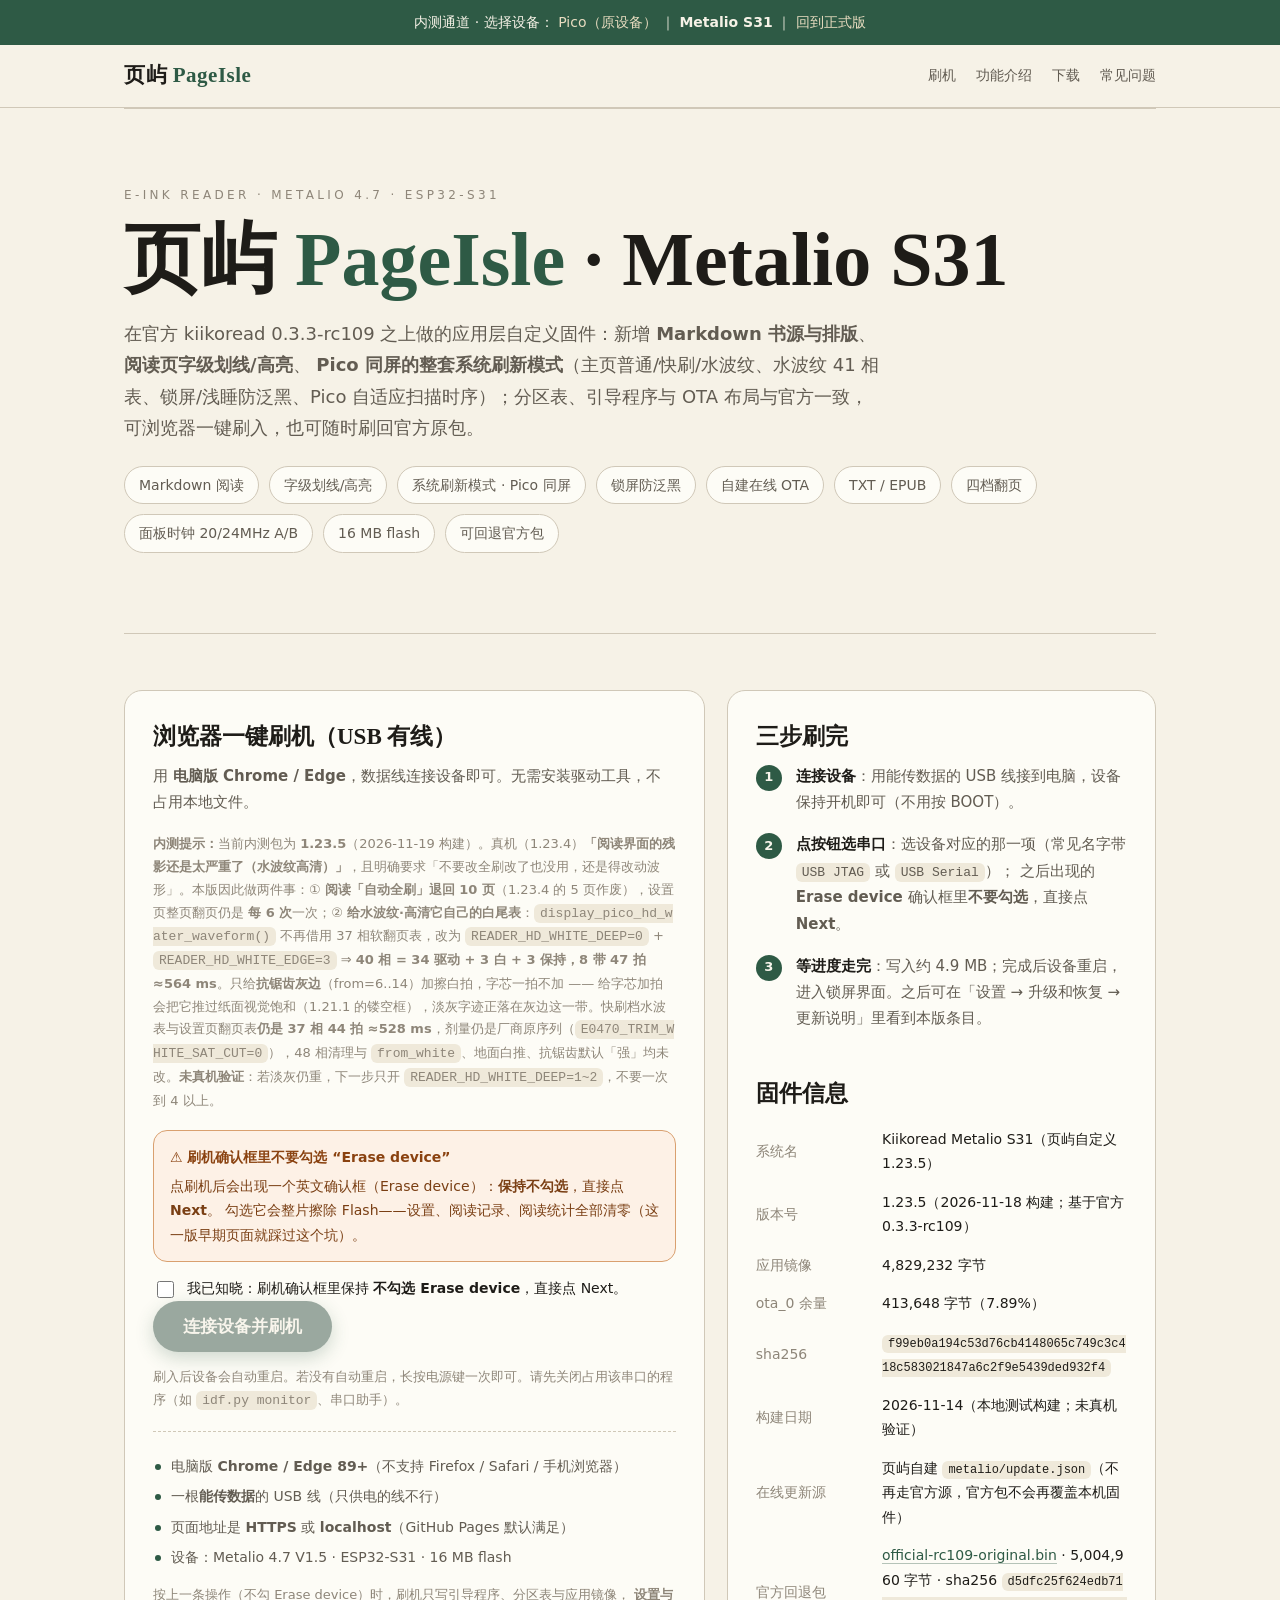
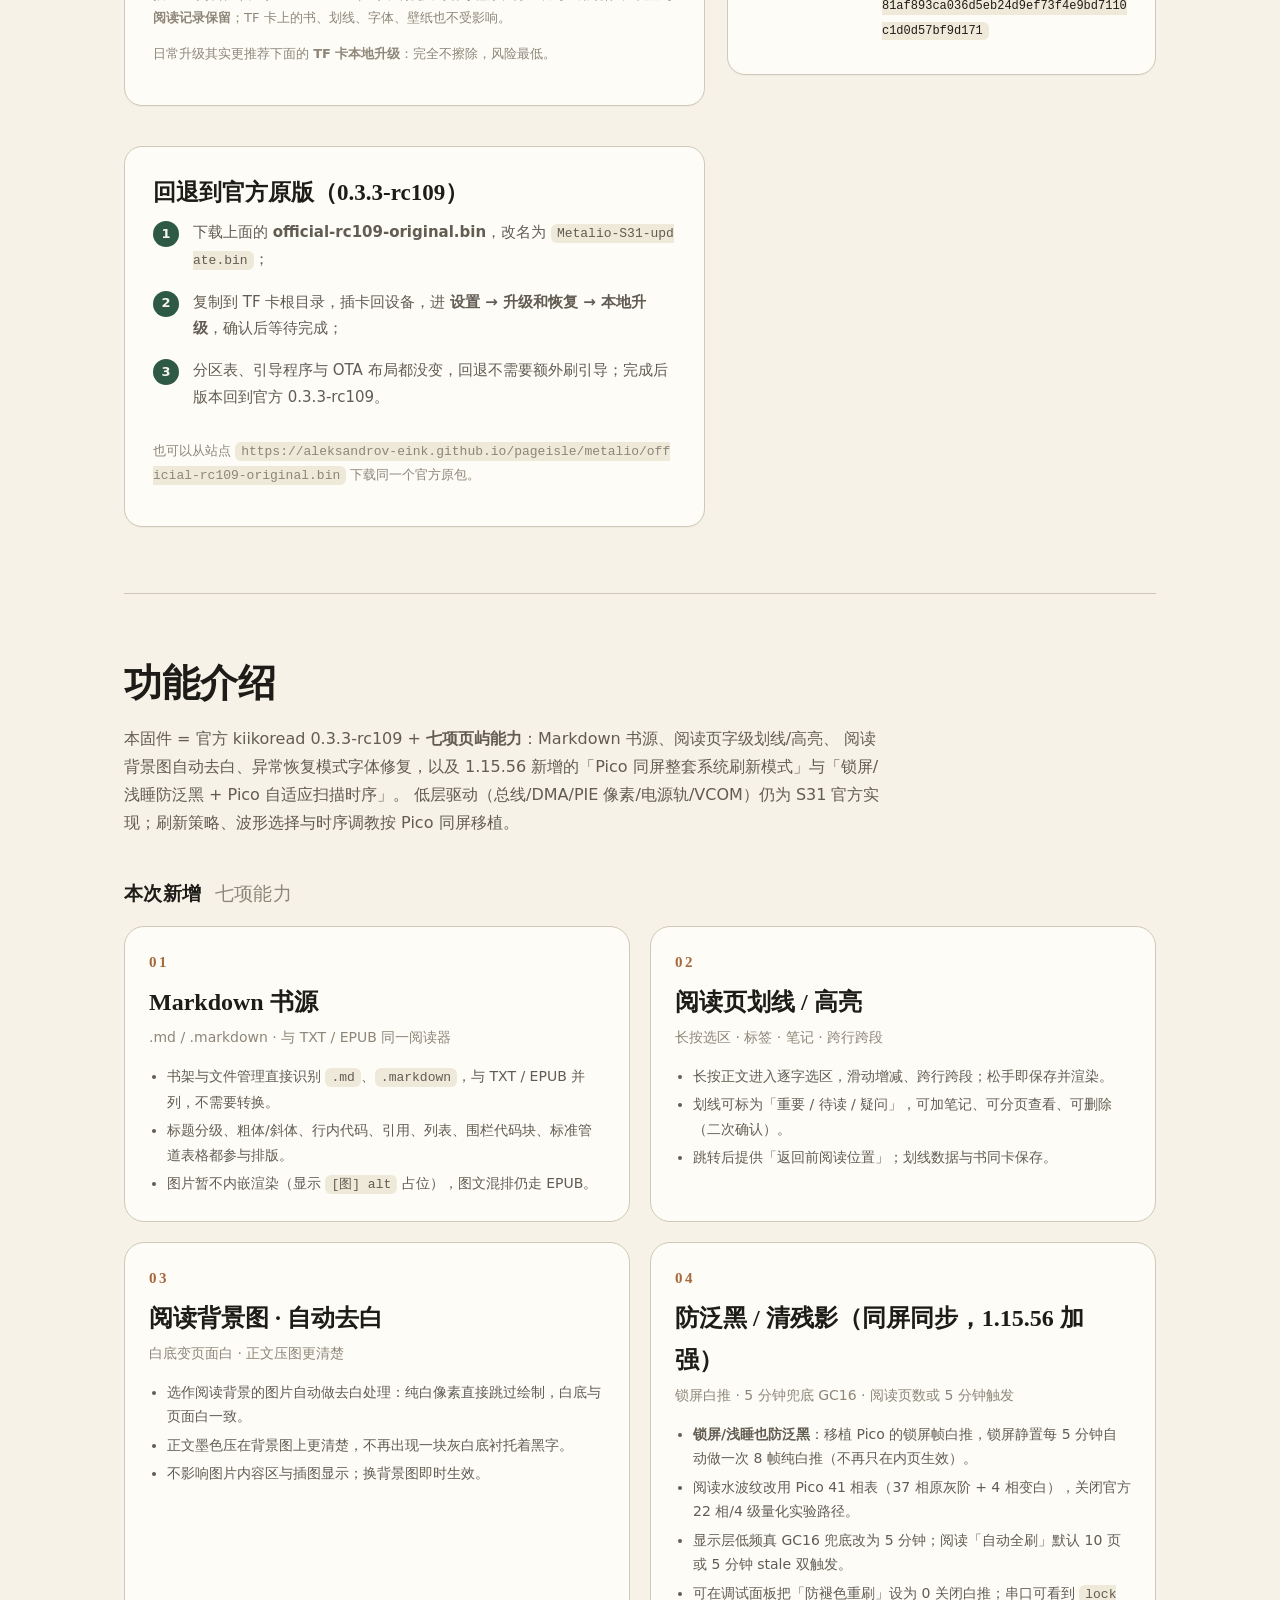
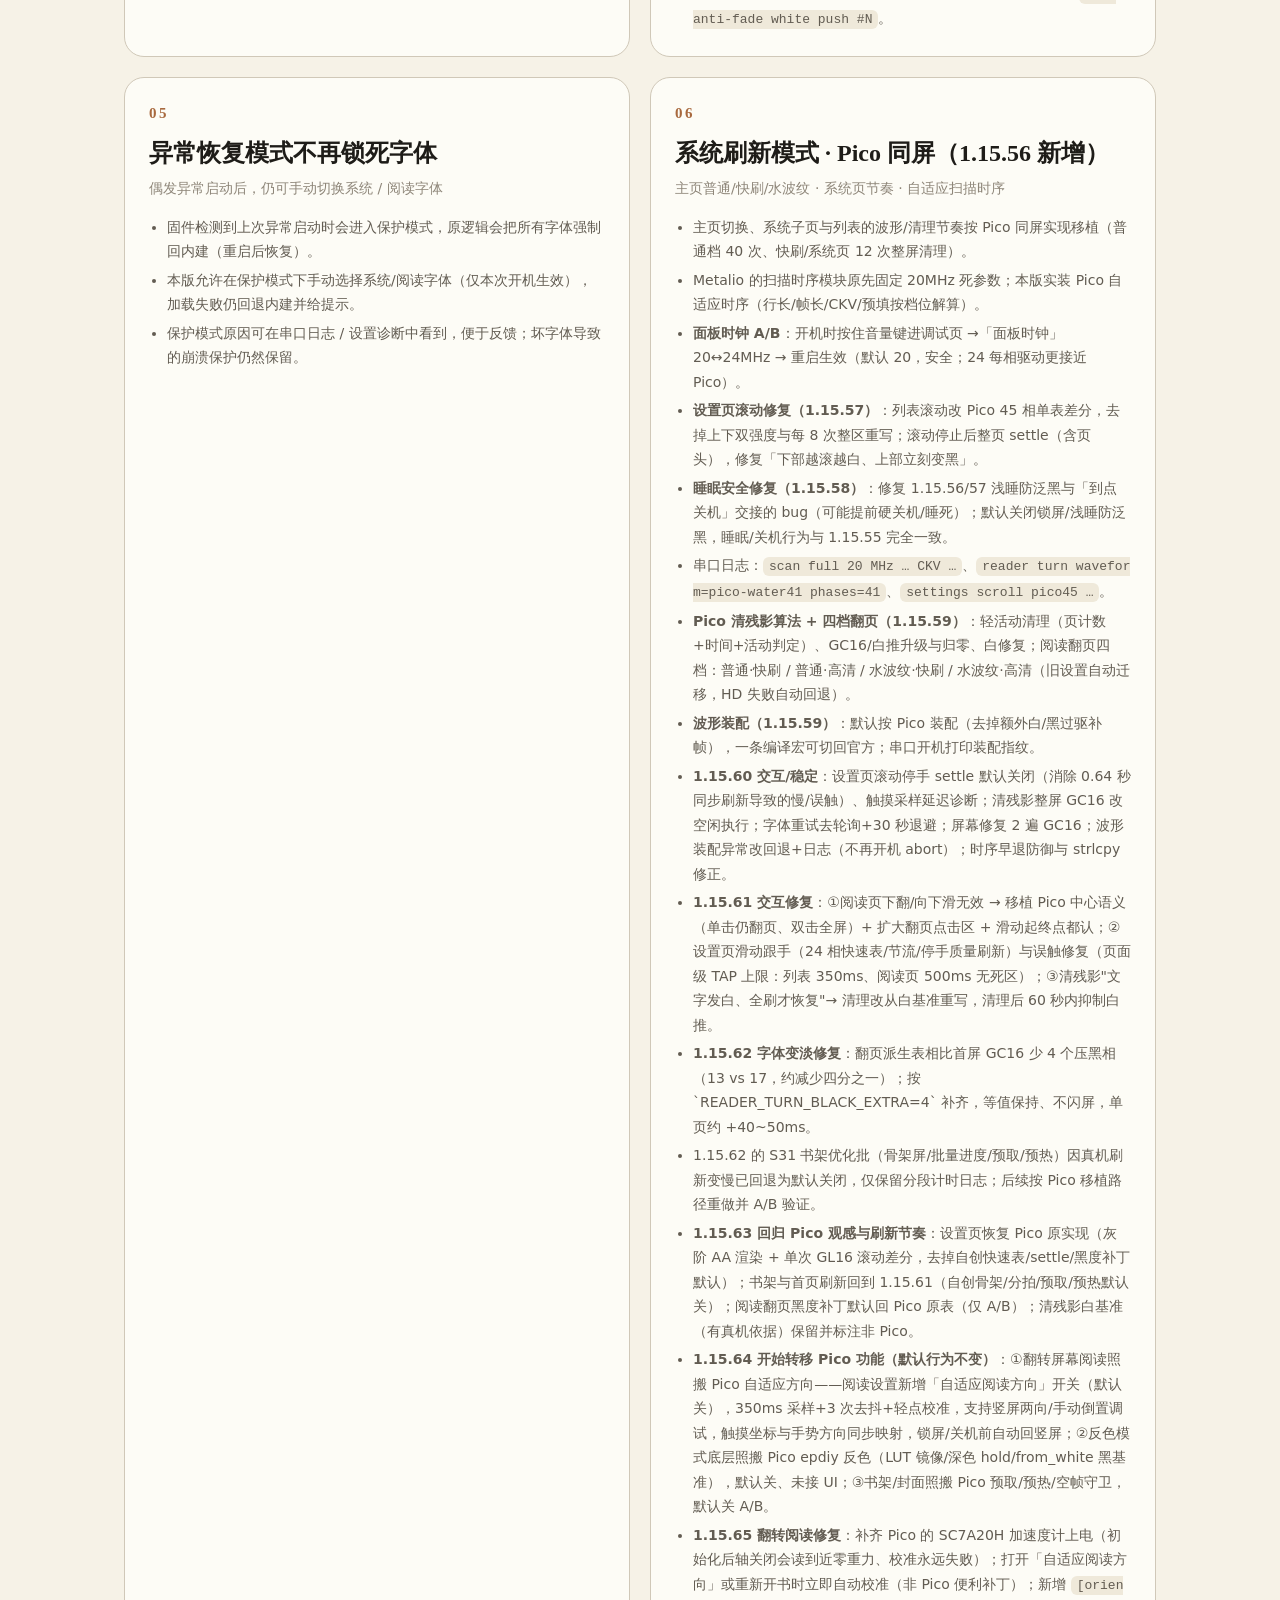
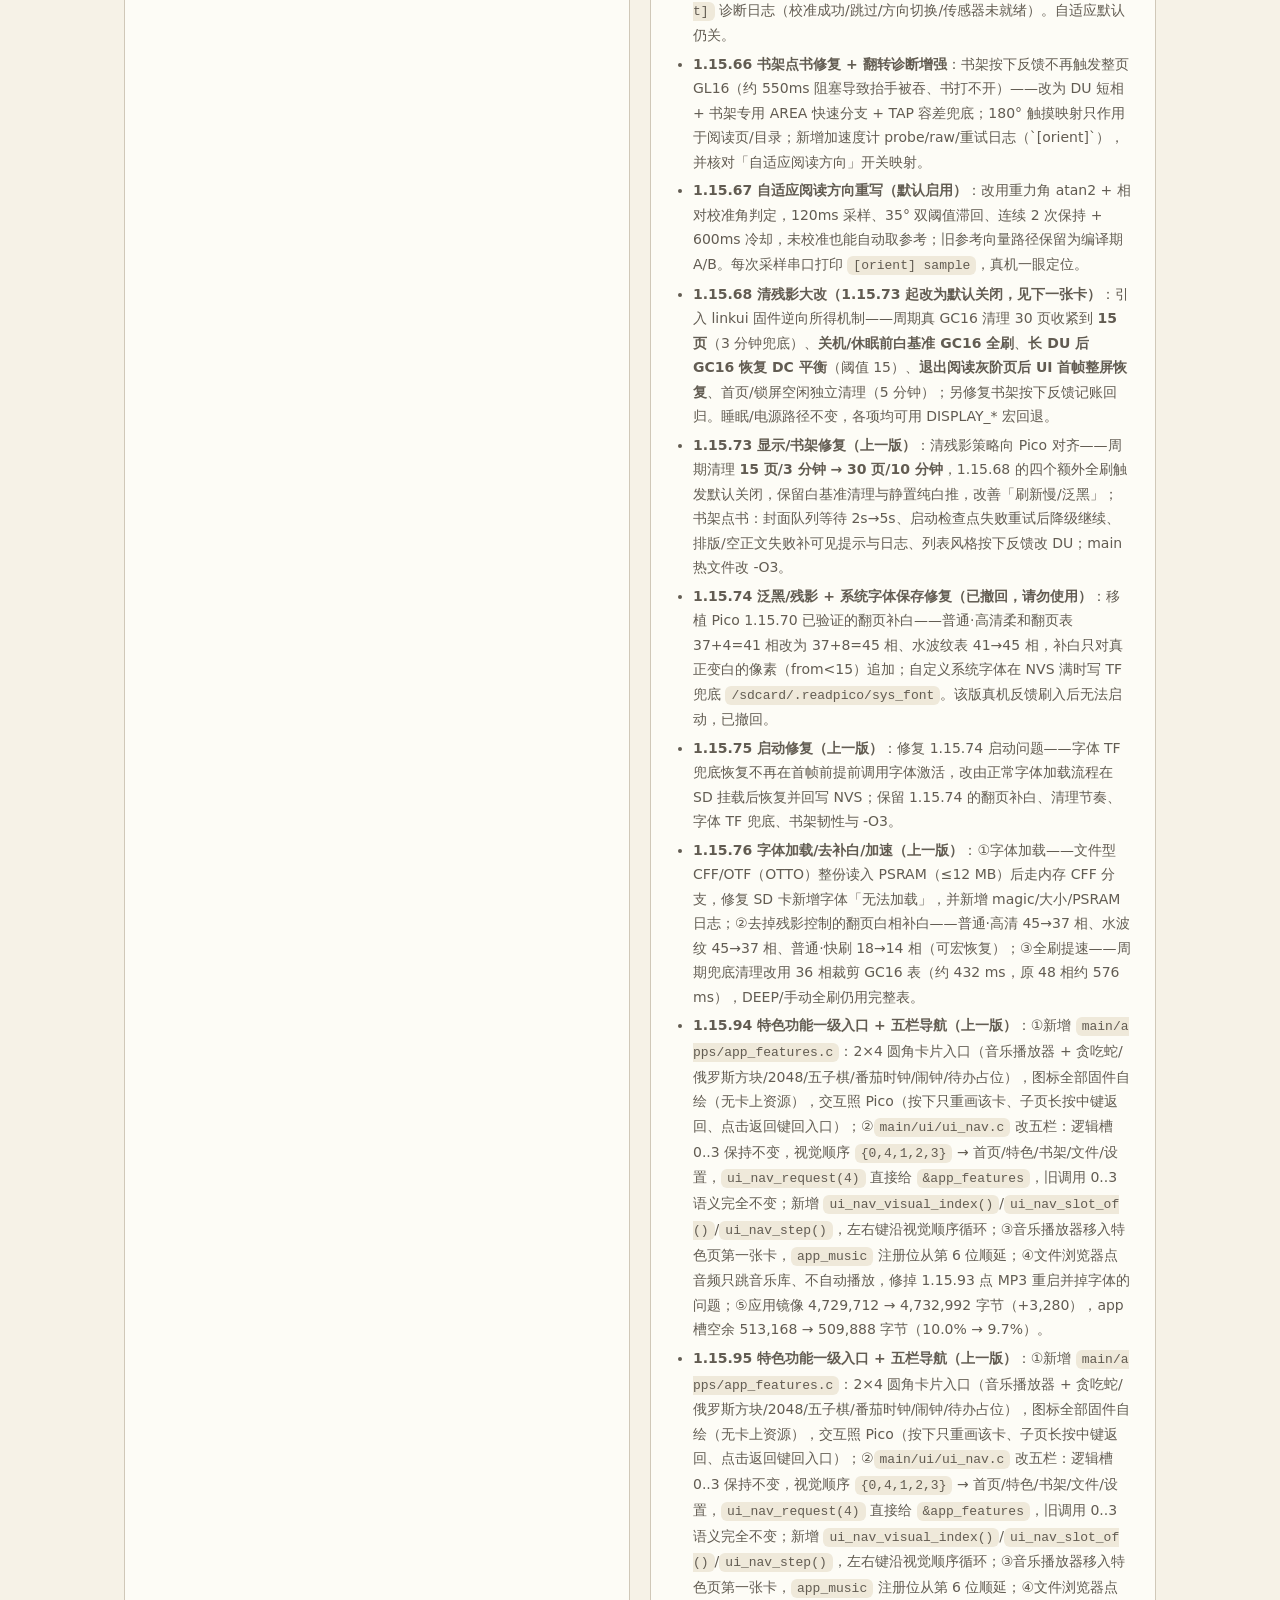
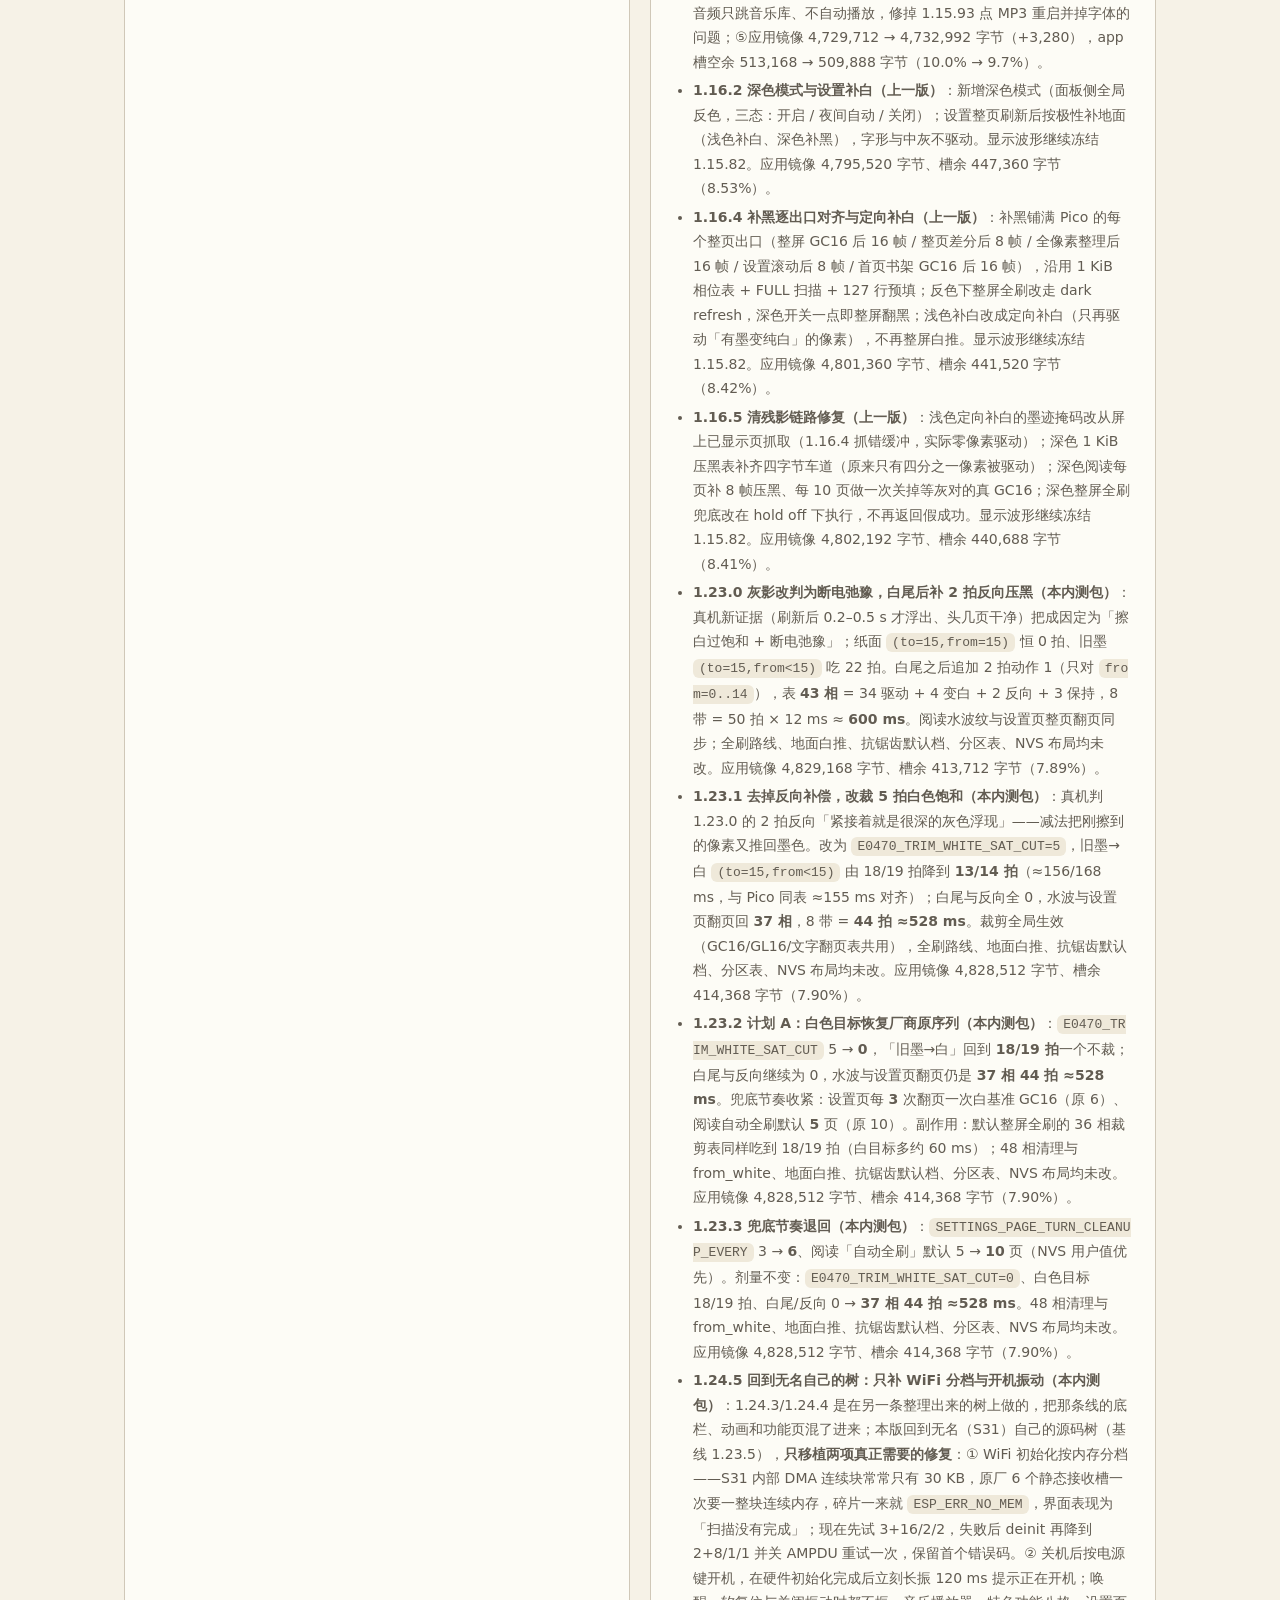
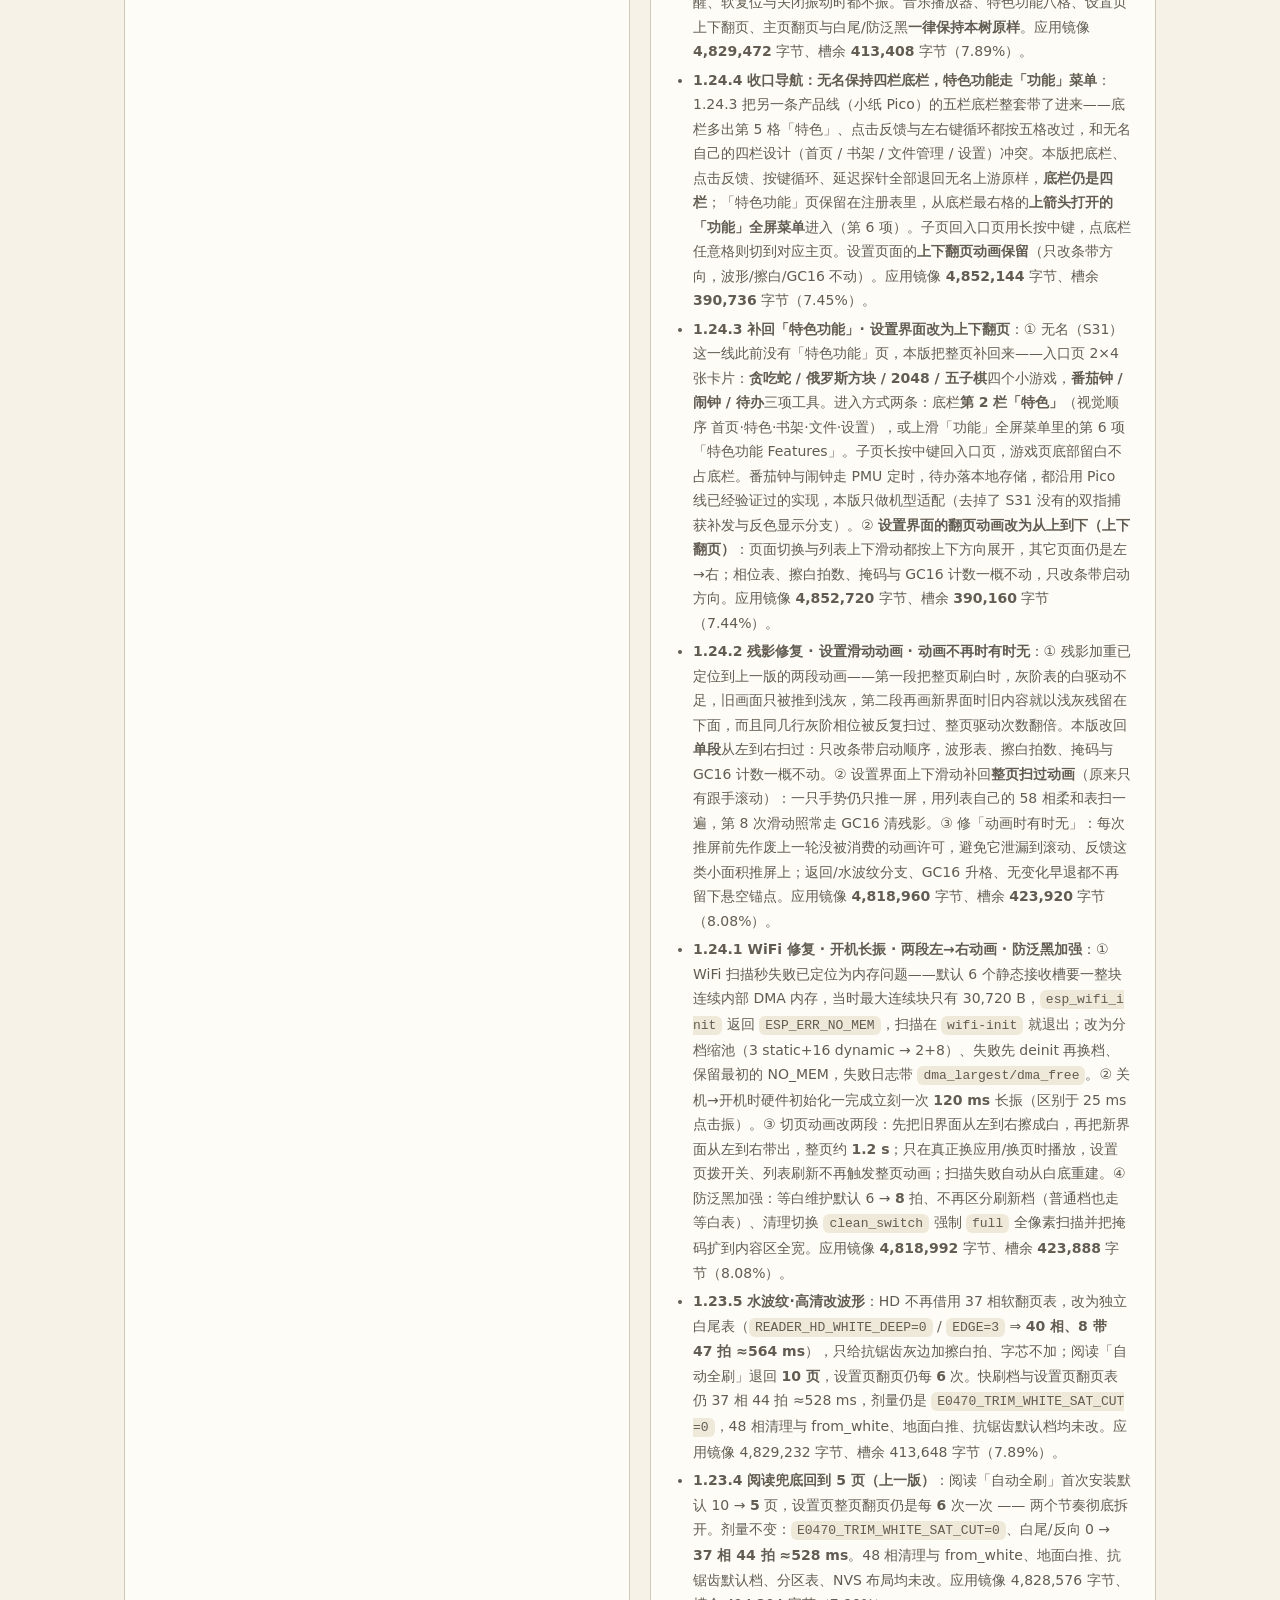
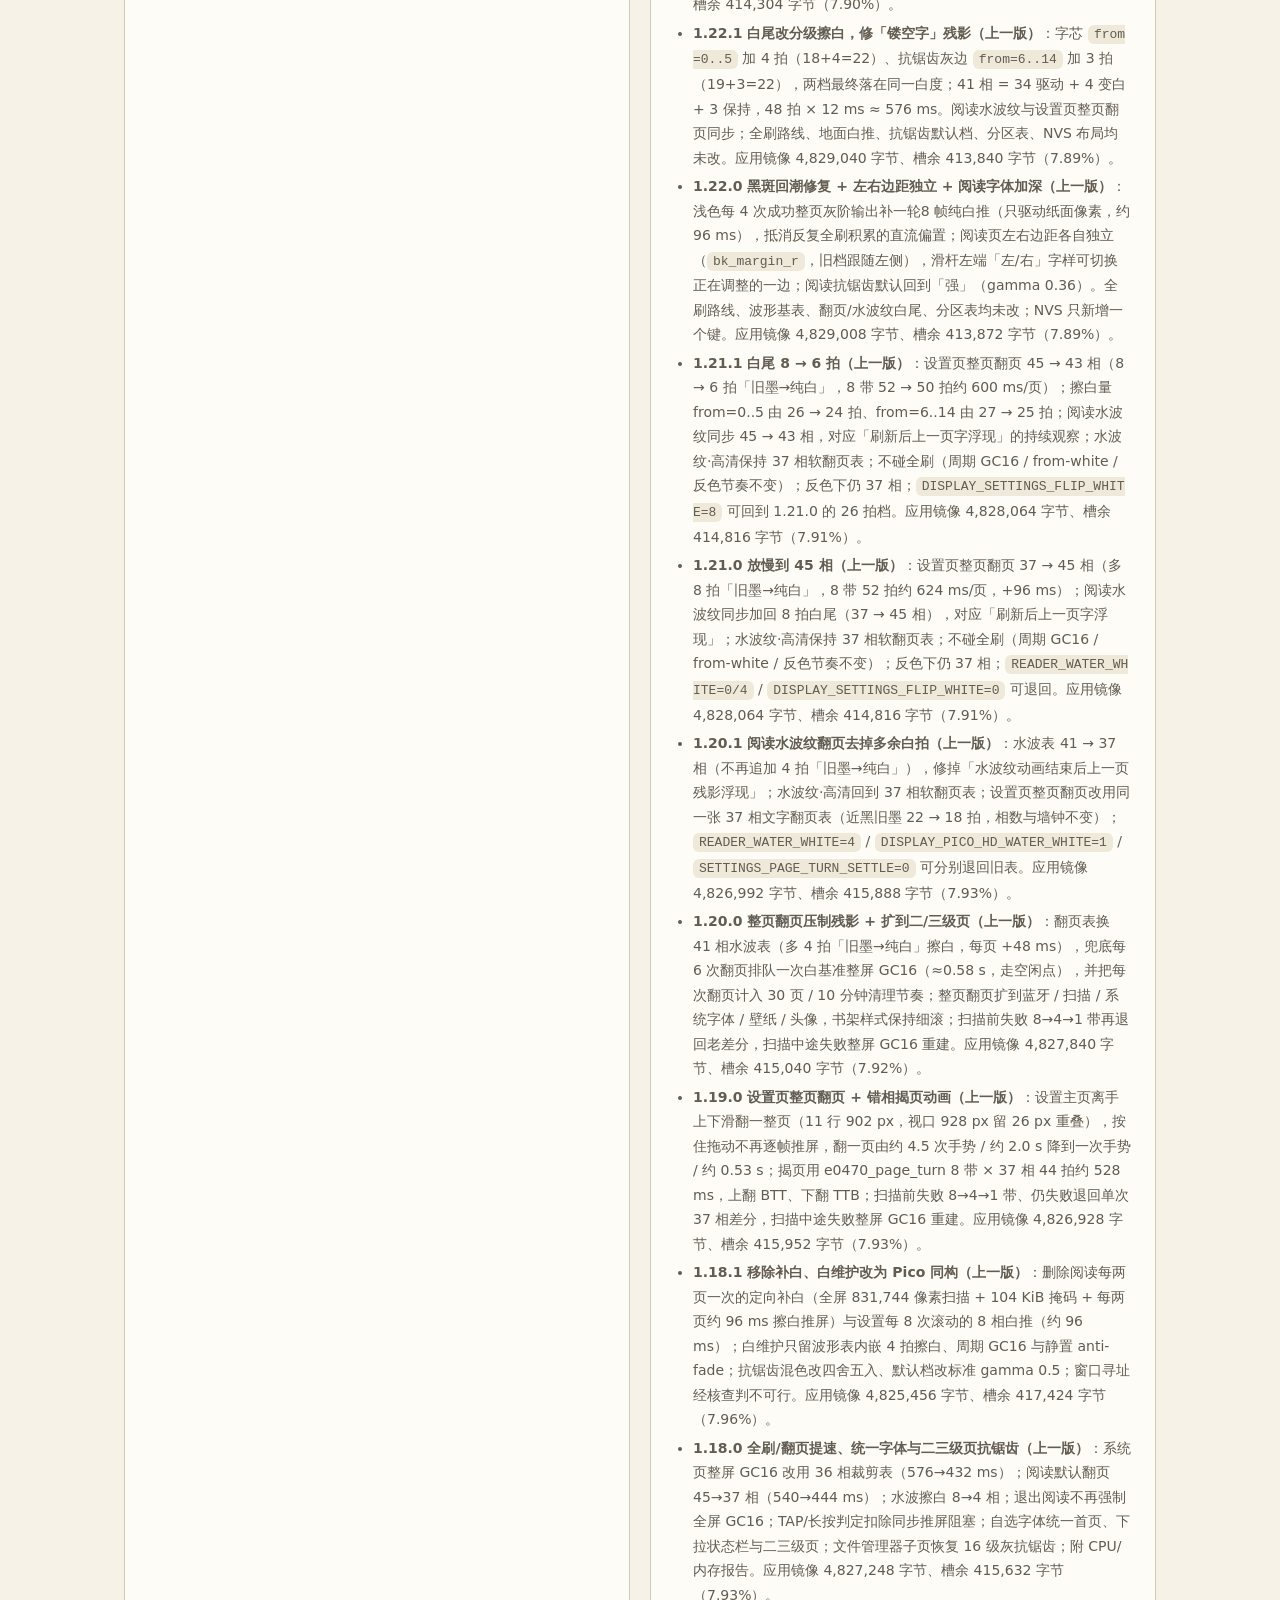
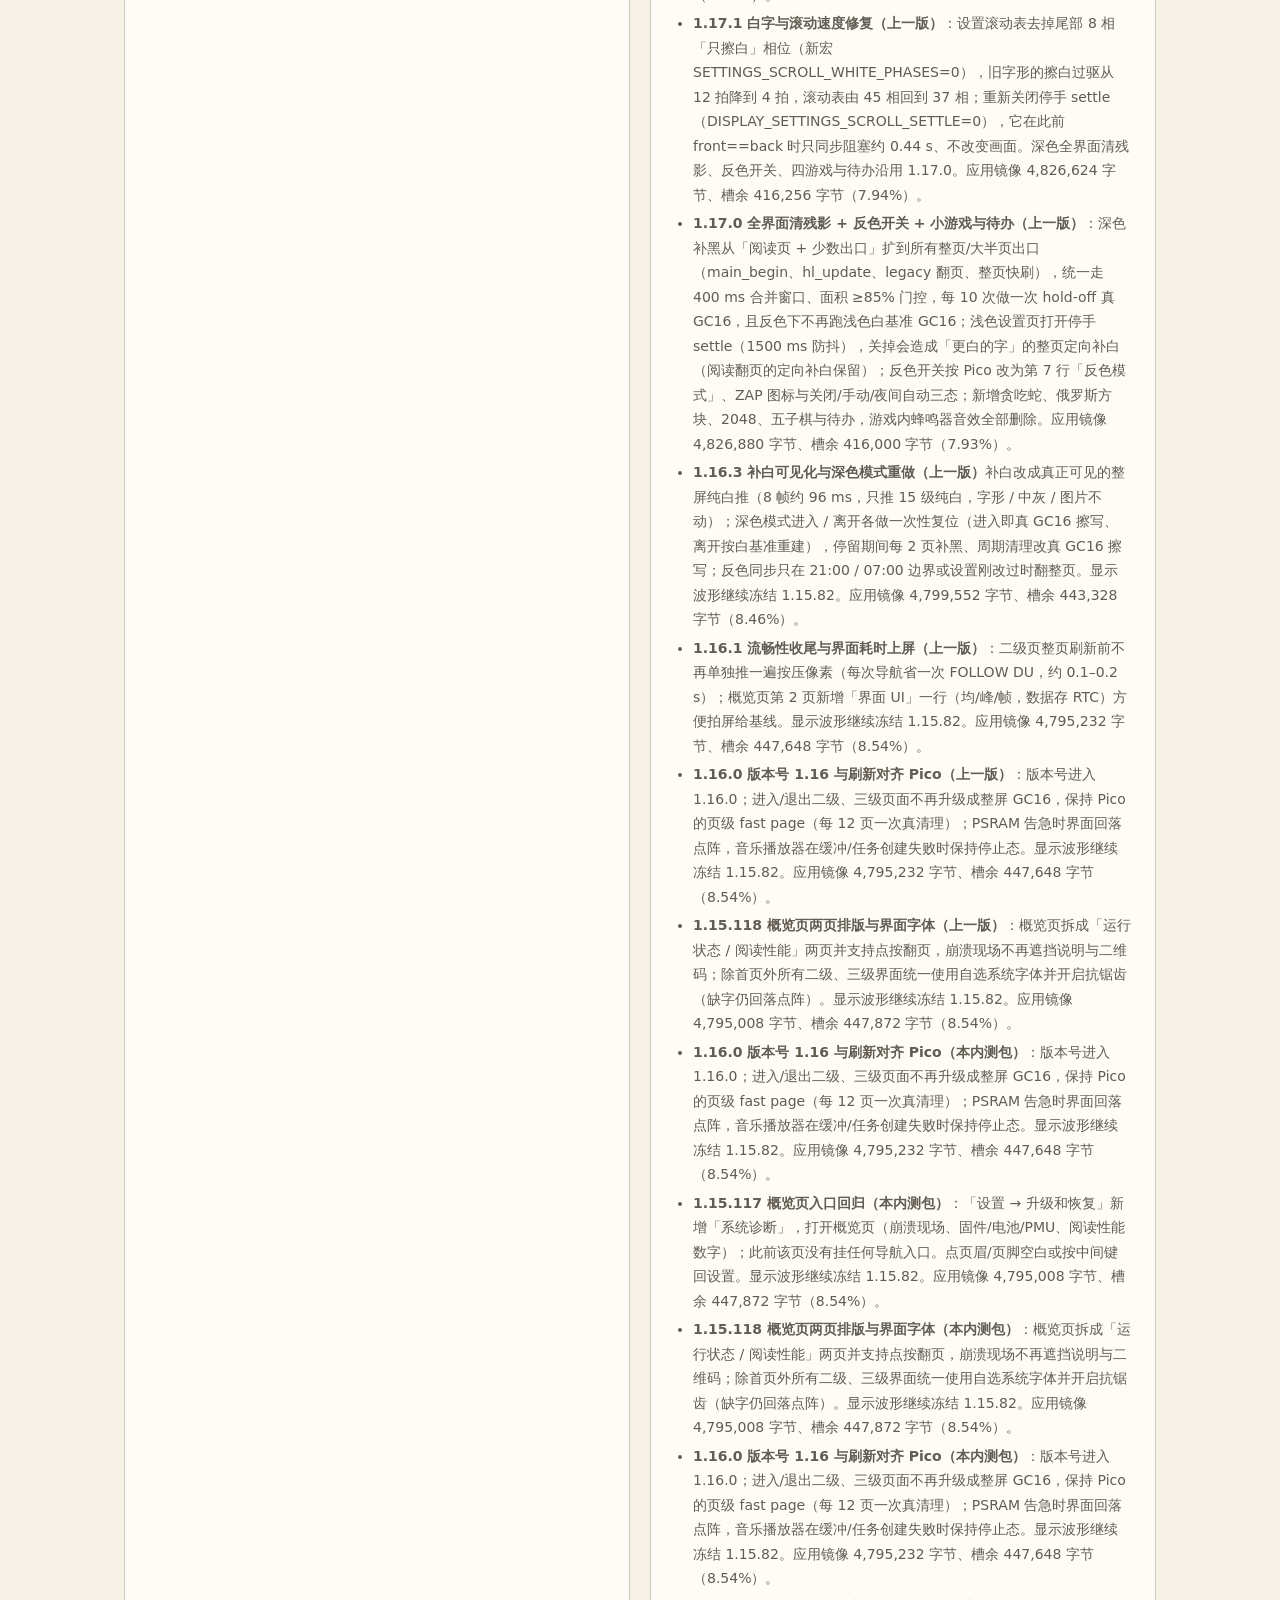
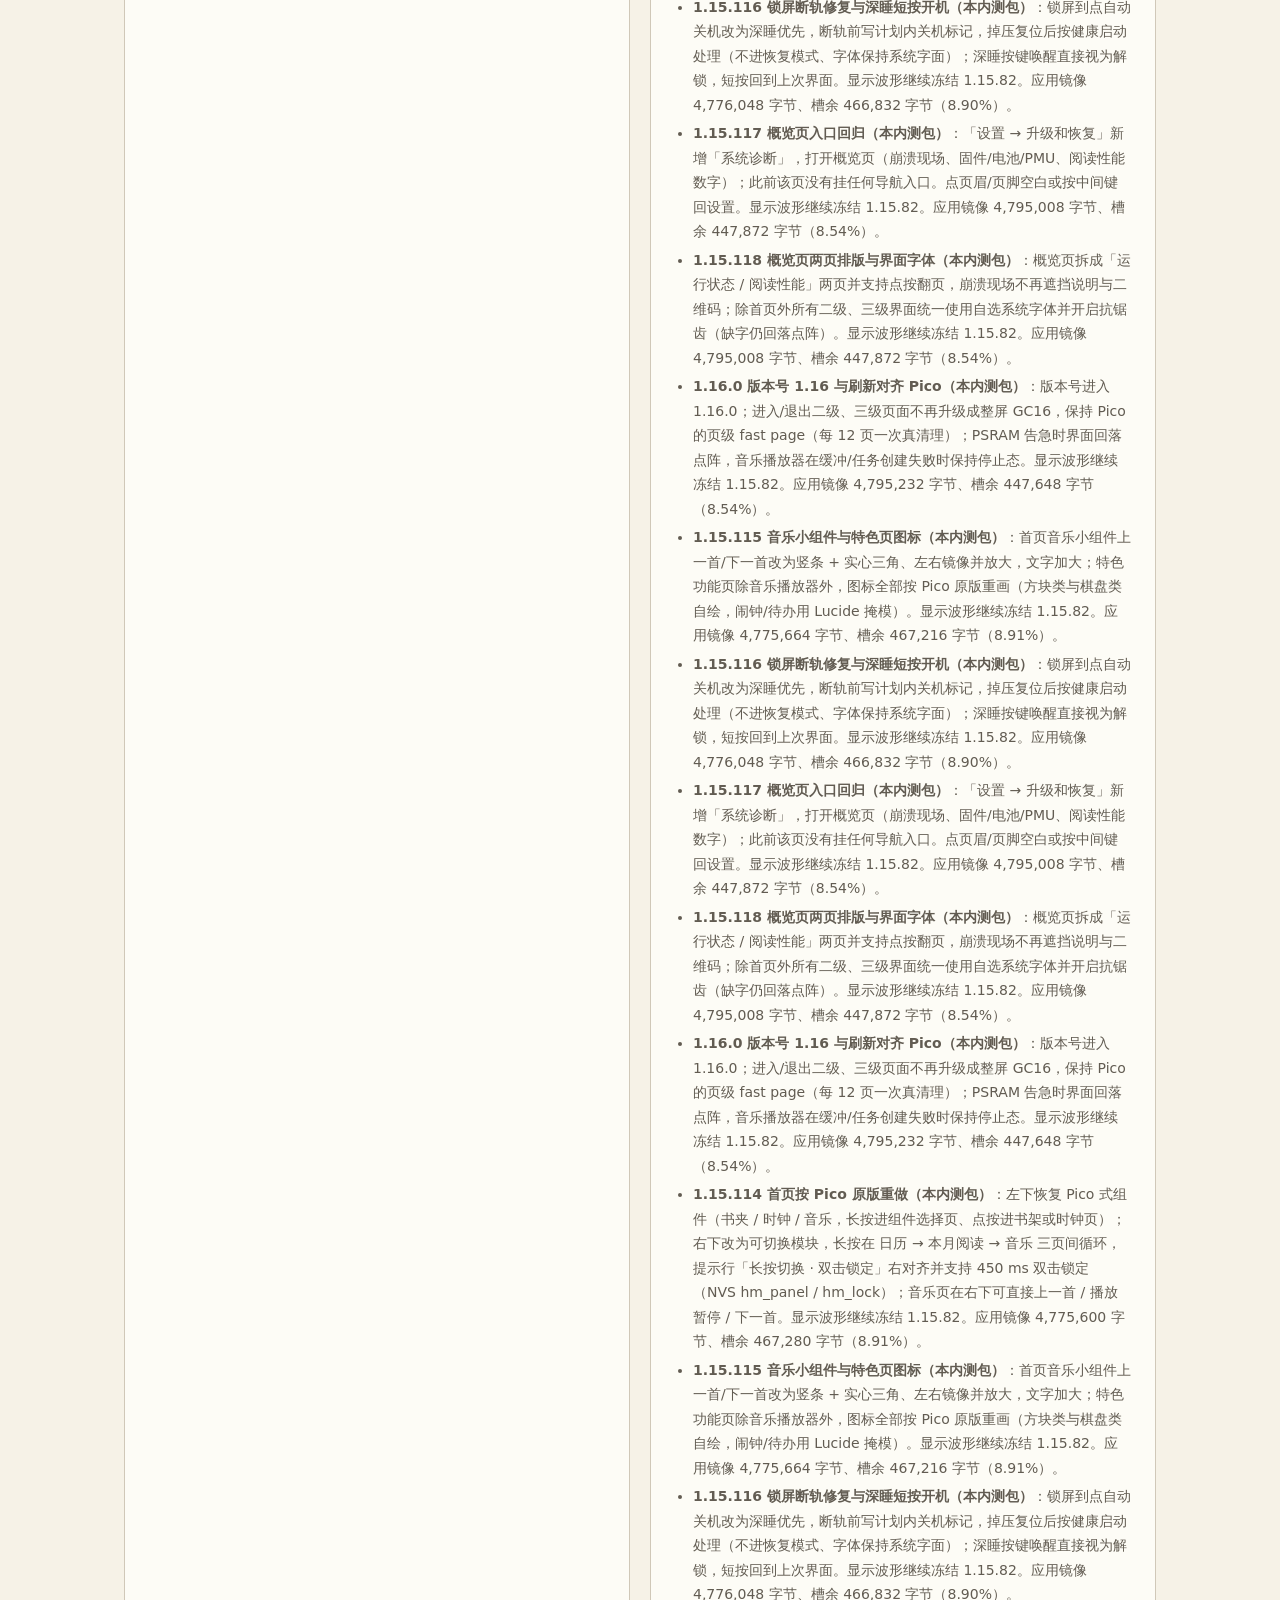
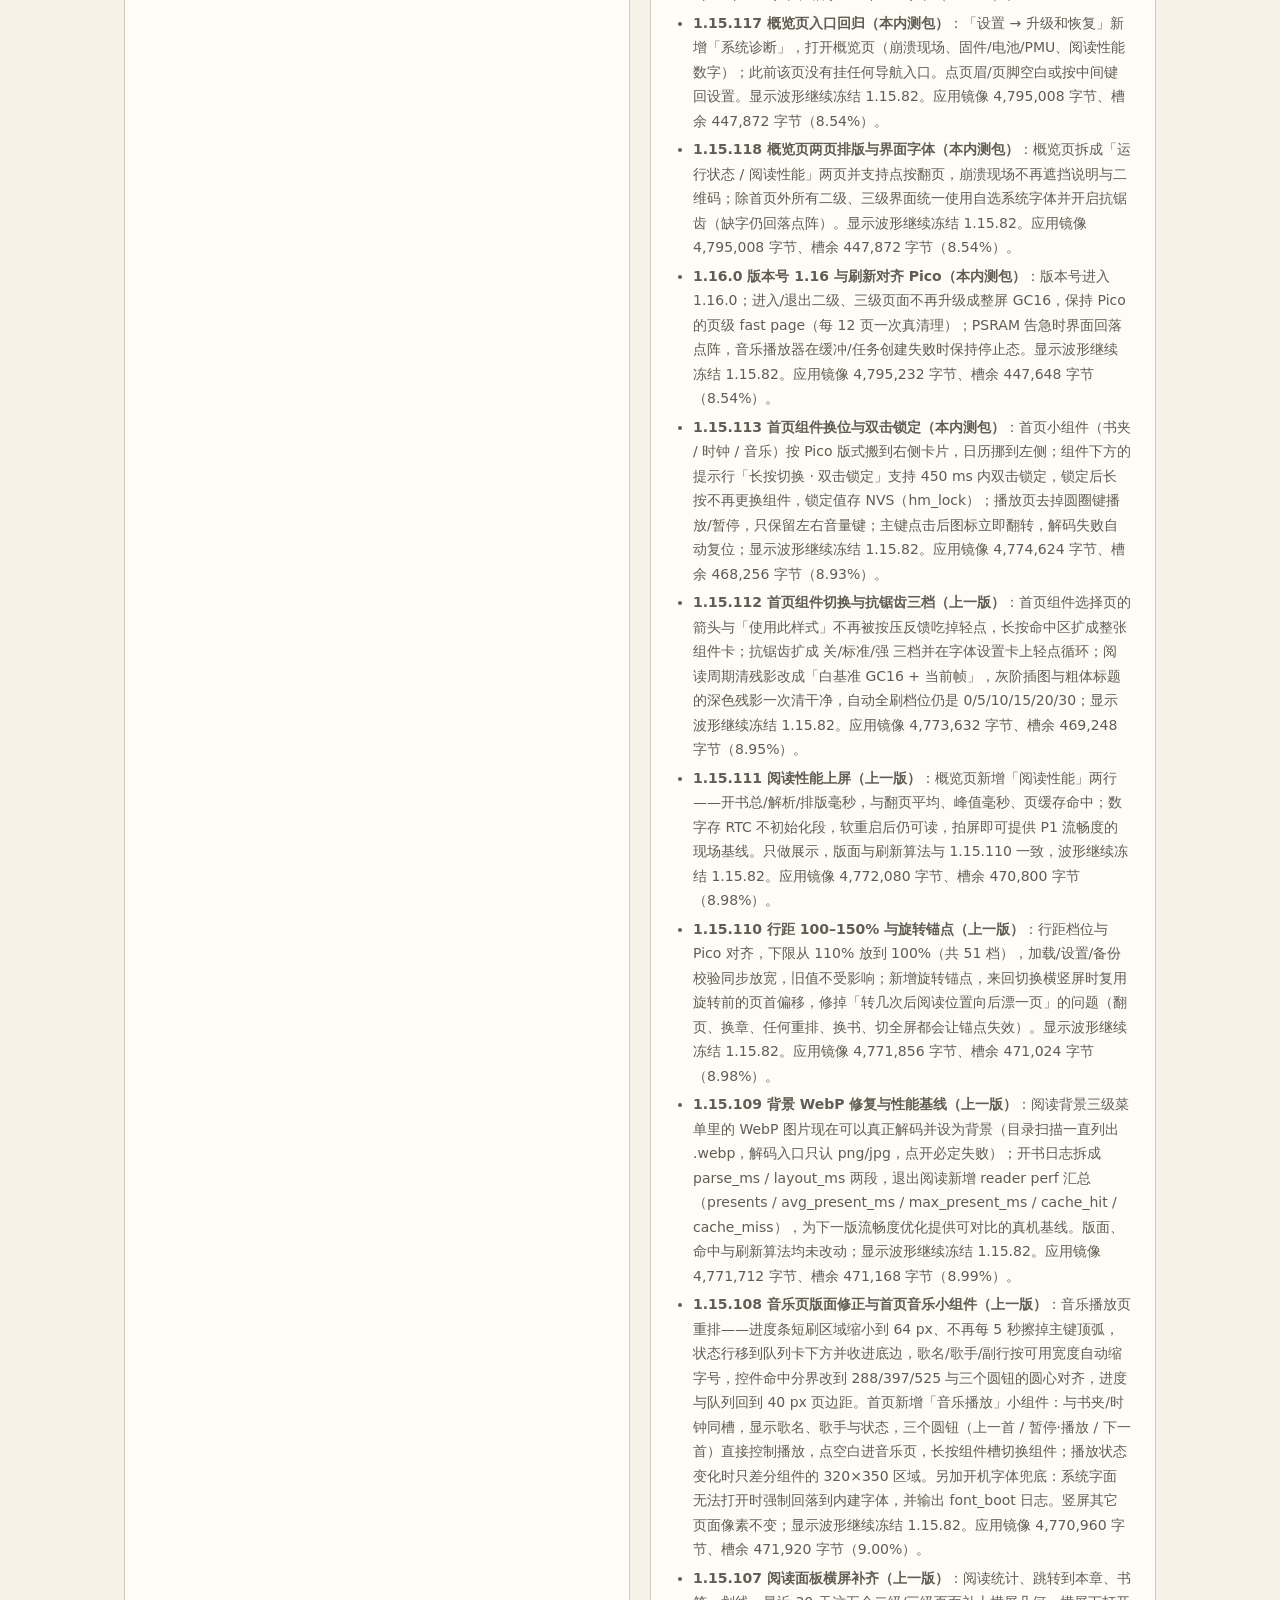
<file: beta/metalio/index.html>
<!doctype html>
<html lang="zh-CN">
<head>
<meta charset="utf-8">
<meta name="viewport" content="width=device-width, initial-scale=1">
<title>页屿 PageIsle · 刷机与功能介绍</title>
<meta name="description" content="页屿 PageIsle · Metalio S31 自定义固件：浏览器一键刷机（USB 有线），在官方 kiikoread 0.3.3-rc109 之上新增 Markdown 书源、阅读页划线/高亮、Pico 同屏系统刷新模式、清残影算法、四档翻页与防泛黑、睡眠安全修复、字体恢复保护修复，可回退官方原包。">
<meta name="theme-color" content="#f6f2e7">
<link rel="icon" href="favicon.svg" type="image/svg+xml">
<link rel="stylesheet" href="style.css">
</head>
<body>
<div style="background:#2e5a45;color:#f6f2e7;padding:10px 16px;font-size:14px;text-align:center">内测通道 · 选择设备： <a style="color:#e8dcc0" href="../">Pico（原设备）</a> ｜ <b>Metalio S31</b> ｜ <a style="color:#e8dcc0" href="../../">回到正式版</a></div>


<header class="top">
  <div class="wrap">
    <div class="brand">页屿 <span>PageIsle</span></div>
    <nav>
      <a href="#flash">刷机</a>
      <a href="#features">功能介绍</a>
      <a href="#downloads">下载</a>
      <a href="#faq">常见问题</a>
    </nav>
  </div>
</header>

<main class="wrap">

  <section class="hero" id="top">
    <p class="eyebrow">E-INK READER · METALIO 4.7 · ESP32-S31</p>
    <h1>页屿 <em>PageIsle</em> · Metalio S31</h1>
    <p class="lead">在官方 kiikoread 0.3.3-rc109 之上做的应用层自定义固件：新增 <b>Markdown 书源与排版</b>、<b>阅读页字级划线/高亮</b>、
      <b>Pico 同屏的整套系统刷新模式</b>（主页普通/快刷/水波纹、水波纹 41 相表、锁屏/浅睡防泛黑、Pico 自适应扫描时序）；分区表、引导程序与 OTA 布局与官方一致，可浏览器一键刷入，也可随时刷回官方原包。</p>
    <ul class="chips">
      <li>Markdown 阅读</li><li>字级划线/高亮</li><li>系统刷新模式 · Pico 同屏</li><li>锁屏防泛黑</li><li>自建在线 OTA</li>
      <li>TXT / EPUB</li><li>四档翻页</li><li>面板时钟 20/24MHz A/B</li><li>16 MB flash</li><li>可回退官方包</li>
    </ul>
  </section>

  <section class="flash" id="flash">
    <div class="card">
      <h2>浏览器一键刷机（USB 有线）</h2>
      <p class="sub">用 <b>电脑版 Chrome / Edge</b>，数据线连接设备即可。无需安装驱动工具，不占用本地文件。</p>
      <p class="hint"><b>内测提示：</b>当前内测包为 <b>1.23.5</b>（2026-11-19 构建）。真机（1.23.4）<b>「阅读界面的残影还是太严重了（水波纹高清）」</b>，且明确要求「不要改全刷改了也没用，还是得改动波形」。本版因此做两件事：① <b>阅读「自动全刷」退回 10 页</b>（1.23.4 的 5 页作废），设置页整页翻页仍是 <b>每 6 次</b>一次；② <b>给水波纹·高清它自己的白尾表</b>：<code>display_pico_hd_water_waveform()</code> 不再借用 37 相软翻页表，改为 <code>READER_HD_WHITE_DEEP=0</code> + <code>READER_HD_WHITE_EDGE=3</code> ⇒ <b>40 相 = 34 驱动 + 3 白 + 3 保持，8 带 47 拍 ≈564 ms</b>。只给<b>抗锯齿灰边</b>（from=6..14）加擦白拍，字芯一拍不加 —— 给字芯加拍会把它推过纸面视觉饱和（1.21.1 的镂空框），淡灰字迹正落在灰边这一带。快刷档水波表与设置页翻页表<b>仍是 37 相 44 拍 ≈528 ms</b>，剂量仍是厂商原序列（<code>E0470_TRIM_WHITE_SAT_CUT=0</code>），48 相清理与 <code>from_white</code>、地面白推、抗锯齿默认「强」均未改。<b>未真机验证</b>：若淡灰仍重，下一步只开 <code>READER_HD_WHITE_DEEP=1~2</code>，不要一次到 4 以上。</p>

      <div class="warn">
        <b class="warn-title">⚠ 刷机确认框里不要勾选 “Erase device”</b>
        点刷机后会出现一个英文确认框（Erase device）：<b>保持不勾选</b>，直接点 <b>Next</b>。
        勾选它会整片擦除 Flash——设置、阅读记录、阅读统计全部清零（这一版早期页面就踩过这个坑）。
      </div>

      <label class="ack">
        <input type="checkbox" id="erase-ack">
        <span>我已知晓：刷机确认框里保持 <b>不勾选 Erase device</b>，直接点 Next。</span>
      </label>

      <esp-web-install-button manifest="firmware/manifest.json">
        <button class="flash-btn" slot="activate" id="flash-btn" disabled>连接设备并刷机</button>
        <span class="unsupported" slot="unsupported">当前浏览器不支持 Web Serial，请改用电脑版 Chrome 或 Edge（89 及以上）。</span>
        <span class="not-allowed" slot="not-allowed">页面必须通过 HTTPS 或 localhost 打开才能刷机。</span>
      </esp-web-install-button>
<script>
// 能力自检兜底：即使安装按钮模块加载失败，也不要把支持 Web Serial 的浏览器误报成“不支持”。
(function () {
  var ok = ('serial' in navigator) && window.isSecureContext;
  var nodes = document.querySelectorAll('esp-web-install-button [slot="unsupported"], esp-web-install-button [slot="not-allowed"]');
  if (ok) {
    for (var i = 0; i < nodes.length; i++) { nodes[i].hidden = true; nodes[i].style.display = 'none'; }
  } else {
    var hasSerial = 'serial' in navigator;
    var hint = '（检测：Web Serial ' + (hasSerial ? '可用' : '不可用') +
      '，HTTPS/安全上下文：' + (window.isSecureContext ? '是' : '否') + '）';
    for (var j = 0; j < nodes.length; j++) { nodes[j].textContent += hint; }
  }
})();
</script>

      <p class="hint">刷入后设备会自动重启。若没有自动重启，长按电源键一次即可。请先关闭占用该串口的程序（如 <code>idf.py monitor</code>、串口助手）。</p>
      <ul class="req">
        <li>电脑版 <b>Chrome / Edge 89+</b>（不支持 Firefox / Safari / 手机浏览器）</li>
        <li>一根<b>能传数据</b>的 USB 线（只供电的线不行）</li>
        <li>页面地址是 <b>HTTPS</b> 或 <b>localhost</b>（GitHub Pages 默认满足）</li>
        <li>设备：Metalio 4.7 V1.5 · ESP32-S31 · 16 MB flash</li>
      </ul>
      <p class="hint">按上一条操作（不勾 Erase device）时，刷机只写引导程序、分区表与应用镜像，
        <b>设置与阅读记录保留</b>；TF 卡上的书、划线、字体、壁纸也不受影响。</p>
      <p class="hint">日常升级其实更推荐下面的 <b>TF 卡本地升级</b>：完全不擦除，风险最低。</p>
    </div>

    <div class="card">
      <h2>三步刷完</h2>
      <ol class="steps">
        <li><strong>连接设备</strong>：用能传数据的 USB 线接到电脑，设备保持开机即可（不用按 BOOT）。</li>
        <li><strong>点按钮选串口</strong>：选设备对应的那一项（常见名字带 <code>USB JTAG</code> 或 <code>USB Serial</code>）；
          之后出现的 <b>Erase device</b> 确认框里<b>不要勾选</b>，直接点 <b>Next</b>。</li>
        <li><strong>等进度走完</strong>：写入约 4.9 MB；完成后设备重启，进入锁屏界面。之后可在「设置 → 升级和恢复 → 更新说明」里看到本版条目。</li>
      </ol>

      <h2 style="margin-top:26px">固件信息</h2>
      <table class="meta">
        <tr><th>系统名</th><td>Kiikoread Metalio S31（页屿自定义 1.23.5）</td></tr>
        <tr><th>版本号</th><td>1.23.5（2026-11-18 构建；基于官方 0.3.3-rc109）</td></tr>
        <tr><th>应用镜像</th><td>4,829,232 字节</td></tr>
        <tr><th>ota_0 余量</th><td>413,648 字节（7.89%）</td></tr>
        <tr><th>sha256</th><td><code>f99eb0a194c53d76cb4148065c749c3c418c583021847a6c2f9e5439ded932f4</code></td></tr>
        <tr><th>构建日期</th><td>2026-11-14（本地测试构建；未真机验证）</td></tr>
        <tr><th>在线更新源</th><td>页屿自建 <code>metalio/update.json</code>（不再走官方源，官方包不会再覆盖本机固件）</td></tr>
        <tr><th>官方回退包</th><td><a href="firmware/official-rc109-original.bin">official-rc109-original.bin</a> · 5,004,960 字节 · sha256 <code>d5dfc25f624edb7181af893ca036d5eb24d9ef73f4e9bd7110c1d0d57bf9d171</code></td></tr>
      </table>
    </div>

    <div class="card" style="margin-top:18px">
      <h2 style="margin-top:0">回退到官方原版（0.3.3-rc109）</h2>
      <ol class="steps">
        <li>下载上面的 <b>official-rc109-original.bin</b>，改名为 <code>Metalio-S31-update.bin</code>；</li>
        <li>复制到 TF 卡根目录，插卡回设备，进 <b>设置 → 升级和恢复 → 本地升级</b>，确认后等待完成；</li>
        <li>分区表、引导程序与 OTA 布局都没变，回退不需要额外刷引导；完成后版本回到官方 0.3.3-rc109。</li>
      </ol>
      <p class="hint">也可以从站点 <code>https://aleksandrov-eink.github.io/pageisle/metalio/official-rc109-original.bin</code> 下载同一个官方原包。</p>
    </div>
  </section>

  <section id="features">
    <h2>功能介绍</h2>
    <p class="section-lead">本固件 = 官方 kiikoread 0.3.3-rc109 + <b>七项页屿能力</b>：Markdown 书源、阅读页字级划线/高亮、
      阅读背景图自动去白、异常恢复模式字体修复，以及 1.15.56 新增的「Pico 同屏整套系统刷新模式」与「锁屏/浅睡防泛黑 + Pico 自适应扫描时序」。
      低层驱动（总线/DMA/PIE 像素/电源轨/VCOM）仍为 S31 官方实现；刷新策略、波形选择与时序调教按 Pico 同屏移植。</p>

    <h3 class="feat-group"><span>本次新增</span> 七项能力</h3>
    <div class="cards">
      <article class="promo-card">
        <div class="promo-no">01</div>
        <h3>Markdown 书源</h3>
        <p class="promo-sub">.md / .markdown · 与 TXT / EPUB 同一阅读器</p>
        <ul class="promo-list">
          <li>书架与文件管理直接识别 <code>.md</code>、<code>.markdown</code>，与 TXT / EPUB 并列，不需要转换。</li>
          <li>标题分级、粗体/斜体、行内代码、引用、列表、围栏代码块、标准管道表格都参与排版。</li>
          <li>图片暂不内嵌渲染（显示 <code>[图] alt</code> 占位），图文混排仍走 EPUB。</li>
        </ul>
      </article>
      <article class="promo-card">
        <div class="promo-no">02</div>
        <h3>阅读页划线 / 高亮</h3>
        <p class="promo-sub">长按选区 · 标签 · 笔记 · 跨行跨段</p>
        <ul class="promo-list">
          <li>长按正文进入逐字选区，滑动增减、跨行跨段；松手即保存并渲染。</li>
          <li>划线可标为「重要 / 待读 / 疑问」，可加笔记、可分页查看、可删除（二次确认）。</li>
          <li>跳转后提供「返回前阅读位置」；划线数据与书同卡保存。</li>
        </ul>
      </article>
      <article class="promo-card">
        <div class="promo-no">03</div>
        <h3>阅读背景图 · 自动去白</h3>
        <p class="promo-sub">白底变页面白 · 正文压图更清楚</p>
        <ul class="promo-list">
          <li>选作阅读背景的图片自动做去白处理：纯白像素直接跳过绘制，白底与页面白一致。</li>
          <li>正文墨色压在背景图上更清楚，不再出现一块灰白底衬托着黑字。</li>
          <li>不影响图片内容区与插图显示；换背景图即时生效。</li>
        </ul>
      </article>
      <article class="promo-card">
        <div class="promo-no">04</div>
        <h3>防泛黑 / 清残影（同屏同步，1.15.56 加强）</h3>
        <p class="promo-sub">锁屏白推 · 5 分钟兜底 GC16 · 阅读页数或 5 分钟触发</p>
        <ul class="promo-list">
          <li><b>锁屏/浅睡也防泛黑</b>：移植 Pico 的锁屏帧白推，锁屏静置每 5 分钟自动做一次 8 帧纯白推（不再只在内页生效）。</li>
          <li>阅读水波纹改用 Pico 41 相表（37 相原灰阶 + 4 相变白），关闭官方 22 相/4 级量化实验路径。</li>
          <li>显示层低频真 GC16 兜底改为 5 分钟；阅读「自动全刷」默认 10 页或 5 分钟 stale 双触发。</li>
          <li>可在调试面板把「防褪色重刷」设为 0 关闭白推；串口可看到 <code>lock anti-fade white push #N</code>。</li>
        </ul>
      </article>
      <article class="promo-card">
        <div class="promo-no">05</div>
        <h3>异常恢复模式不再锁死字体</h3>
        <p class="promo-sub">偶发异常启动后，仍可手动切换系统 / 阅读字体</p>
        <ul class="promo-list">
          <li>固件检测到上次异常启动时会进入保护模式，原逻辑会把所有字体强制回内建（重启后恢复）。</li>
          <li>本版允许在保护模式下手动选择系统/阅读字体（仅本次开机生效），加载失败仍回退内建并给提示。</li>
          <li>保护模式原因可在串口日志 / 设置诊断中看到，便于反馈；坏字体导致的崩溃保护仍然保留。</li>
        </ul>
      </article>
      <article class="promo-card">
        <div class="promo-no">06</div>
        <h3>系统刷新模式 · Pico 同屏（1.15.56 新增）</h3>
        <p class="promo-sub">主页普通/快刷/水波纹 · 系统页节奏 · 自适应扫描时序</p>
        <ul class="promo-list">
          <li>主页切换、系统子页与列表的波形/清理节奏按 Pico 同屏实现移植（普通档 40 次、快刷/系统页 12 次整屏清理）。</li>
          <li>Metalio 的扫描时序模块原先固定 20MHz 死参数；本版实装 Pico 自适应时序（行长/帧长/CKV/预填按档位解算）。</li>
          <li><b>面板时钟 A/B</b>：开机时按住音量键进调试页 →「面板时钟」20↔24MHz → 重启生效（默认 20，安全；24 每相驱动更接近 Pico）。</li>
          <li><b>设置页滚动修复（1.15.57）</b>：列表滚动改 Pico 45 相单表差分，去掉上下双强度与每 8 次整区重写；滚动停止后整页 settle（含页头），修复「下部越滚越白、上部立刻变黑」。</li>
          <li><b>睡眠安全修复（1.15.58）</b>：修复 1.15.56/57 浅睡防泛黑与「到点关机」交接的 bug（可能提前硬关机/睡死）；默认关闭锁屏/浅睡防泛黑，睡眠/关机行为与 1.15.55 完全一致。</li>
          <li>串口日志：<code>scan full 20 MHz … CKV …</code>、<code>reader turn waveform=pico-water41 phases=41</code>、<code>settings scroll pico45 …</code>。</li>
        
          <li><b>Pico 清残影算法 + 四档翻页（1.15.59）</b>：轻活动清理（页计数+时间+活动判定）、GC16/白推升级与归零、白修复；阅读翻页四档：普通·快刷 / 普通·高清 / 水波纹·快刷 / 水波纹·高清（旧设置自动迁移，HD 失败自动回退）。</li>
          <li><b>波形装配（1.15.59）</b>：默认按 Pico 装配（去掉额外白/黑过驱补帧），一条编译宏可切回官方；串口开机打印装配指纹。</li>
          <li><b>1.15.60 交互/稳定</b>：设置页滚动停手 settle 默认关闭（消除 0.64 秒同步刷新导致的慢/误触）、触摸采样延迟诊断；清残影整屏 GC16 改空闲执行；字体重试去轮询+30 秒退避；屏幕修复 2 遍 GC16；波形装配异常改回退+日志（不再开机 abort）；时序早退防御与 strlcpy 修正。</li>
        
          <li><b>1.15.61 交互修复</b>：①阅读页下翻/向下滑无效 → 移植 Pico 中心语义（单击仍翻页、双击全屏）+ 扩大翻页点击区 + 滑动起终点都认；②设置页滑动跟手（24 相快速表/节流/停手质量刷新）与误触修复（页面级 TAP 上限：列表 350ms、阅读页 500ms 无死区）；③清残影"文字发白、全刷才恢复"→ 清理改从白基准重写，清理后 60 秒内抑制白推。</li>
        
          <li><b>1.15.62 字体变淡修复</b>：翻页派生表相比首屏 GC16 少 4 个压黑相（13 vs 17，约减少四分之一）；按 `READER_TURN_BLACK_EXTRA=4` 补齐，等值保持、不闪屏，单页约 +40~50ms。</li>
          <li>1.15.62 的 S31 书架优化批（骨架屏/批量进度/预取/预热）因真机刷新变慢已回退为默认关闭，仅保留分段计时日志；后续按 Pico 移植路径重做并 A/B 验证。</li>
          <li><b>1.15.63 回归 Pico 观感与刷新节奏</b>：设置页恢复 Pico 原实现（灰阶 AA 渲染 + 单次 GL16 滚动差分，去掉自创快速表/settle/黑度补丁默认）；书架与首页刷新回到 1.15.61（自创骨架/分拍/预取/预热默认关）；阅读翻页黑度补丁默认回 Pico 原表（仅 A/B）；清残影白基准（有真机依据）保留并标注非 Pico。</li>
          <li><b>1.15.64 开始转移 Pico 功能（默认行为不变）</b>：①翻转屏幕阅读照搬 Pico 自适应方向——阅读设置新增「自适应阅读方向」开关（默认关），350ms 采样+3 次去抖+轻点校准，支持竖屏两向/手动倒置调试，触摸坐标与手势方向同步映射，锁屏/关机前自动回竖屏；②反色模式底层照搬 Pico epdiy 反色（LUT 镜像/深色 hold/from_white 黑基准），默认关、未接 UI；③书架/封面照搬 Pico 预取/预热/空帧守卫，默认关 A/B。</li>
          <li><b>1.15.65 翻转阅读修复</b>：补齐 Pico 的 SC7A20H 加速度计上电（初始化后轴关闭会读到近零重力、校准永远失败）；打开「自适应阅读方向」或重新开书时立即自动校准（非 Pico 便利补丁）；新增 <code>[orient]</code> 诊断日志（校准成功/跳过/方向切换/传感器未就绪）。自适应默认仍关。</li>
          <li><b>1.15.66 书架点书修复 + 翻转诊断增强</b>：书架按下反馈不再触发整页 GL16（约 550ms 阻塞导致抬手被吞、书打不开）——改为 DU 短相 + 书架专用 AREA 快速分支 + TAP 容差兜底；180° 触摸映射只作用于阅读页/目录；新增加速度计 probe/raw/重试日志（`[orient]`），并核对「自适应阅读方向」开关映射。</li>
          <li><b>1.15.67 自适应阅读方向重写（默认启用）</b>：改用重力角 atan2 + 相对校准角判定，120ms 采样、35° 双阈值滞回、连续 2 次保持 + 600ms 冷却，未校准也能自动取参考；旧参考向量路径保留为编译期 A/B。每次采样串口打印 <code>[orient] sample</code>，真机一眼定位。</li>
          <li><b>1.15.68 清残影大改（1.15.73 起改为默认关闭，见下一张卡）</b>：引入 linkui 固件逆向所得机制——周期真 GC16 清理 30 页收紧到 <b>15 页</b>（3 分钟兜底）、<b>关机/休眠前白基准 GC16 全刷</b>、<b>长 DU 后 GC16 恢复 DC 平衡</b>（阈值 15）、<b>退出阅读灰阶页后 UI 首帧整屏恢复</b>、首页/锁屏空闲独立清理（5 分钟）；另修复书架按下反馈记账回归。睡眠/电源路径不变，各项均可用 DISPLAY_* 宏回退。</li>
          <li><b>1.15.73 显示/书架修复（上一版）</b>：清残影策略向 Pico 对齐——周期清理 <b>15 页/3 分钟 → 30 页/10 分钟</b>，1.15.68 的四个额外全刷触发默认关闭，保留白基准清理与静置纯白推，改善「刷新慢/泛黑」；书架点书：封面队列等待 2s→5s、启动检查点失败重试后降级继续、排版/空正文失败补可见提示与日志、列表风格按下反馈改 DU；main 热文件改 -O3。</li><li><b>1.15.74 泛黑/残影 + 系统字体保存修复（已撤回，请勿使用）</b>：移植 Pico 1.15.70 已验证的翻页补白——普通·高清柔和翻页表 37+4=41 相改为 37+8=45 相、水波纹表 41→45 相，补白只对真正变白的像素（from&lt;15）追加；自定义系统字体在 NVS 满时写 TF 兜底 <code>/sdcard/.readpico/sys_font</code>。该版真机反馈刷入后无法启动，已撤回。</li><li><b>1.15.75 启动修复（上一版）</b>：修复 1.15.74 启动问题——字体 TF 兜底恢复不再在首帧前提前调用字体激活，改由正常字体加载流程在 SD 挂载后恢复并回写 NVS；保留 1.15.74 的翻页补白、清理节奏、字体 TF 兜底、书架韧性与 -O3。</li><li><b>1.15.76 字体加载/去补白/加速（上一版）</b>：①字体加载——文件型 CFF/OTF（OTTO）整份读入 PSRAM（≤12 MB）后走内存 CFF 分支，修复 SD 卡新增字体「无法加载」，并新增 magic/大小/PSRAM 日志；②去掉残影控制的翻页白相补白——普通·高清 45→37 相、水波纹 45→37 相、普通·快刷 18→14 相（可宏恢复）；③全刷提速——周期兜底清理改用 36 相裁剪 GC16 表（约 432 ms，原 48 相约 576 ms），DEEP/手动全刷仍用完整表。</li><li><b>1.15.94 特色功能一级入口 + 五栏导航（上一版）</b>：①新增 <code>main/apps/app_features.c</code>：2×4 圆角卡片入口（音乐播放器 + 贪吃蛇/俄罗斯方块/2048/五子棋/番茄时钟/闹钟/待办占位），图标全部固件自绘（无卡上资源），交互照 Pico（按下只重画该卡、子页长按中键返回、点击返回键回入口）；②<code>main/ui/ui_nav.c</code> 改五栏：逻辑槽 0..3 保持不变，视觉顺序 <code>{0,4,1,2,3}</code> → 首页/特色/书架/文件/设置，<code>ui_nav_request(4)</code> 直接给 <code>&amp;app_features</code>，旧调用 0..3 语义完全不变；新增 <code>ui_nav_visual_index()</code>/<code>ui_nav_slot_of()</code>/<code>ui_nav_step()</code>，左右键沿视觉顺序循环；③音乐播放器移入特色页第一张卡，<code>app_music</code> 注册位从第 6 位顺延；④文件浏览器点音频只跳音乐库、不自动播放，修掉 1.15.93 点 MP3 重启并掉字体的问题；⑤应用镜像 4,729,712 → 4,732,992 字节（+3,280），app 槽空余 513,168 → 509,888 字节（10.0% → 9.7%）。</li><li><b>1.15.95 特色功能一级入口 + 五栏导航（上一版）</b>：①新增 <code>main/apps/app_features.c</code>：2×4 圆角卡片入口（音乐播放器 + 贪吃蛇/俄罗斯方块/2048/五子棋/番茄时钟/闹钟/待办占位），图标全部固件自绘（无卡上资源），交互照 Pico（按下只重画该卡、子页长按中键返回、点击返回键回入口）；②<code>main/ui/ui_nav.c</code> 改五栏：逻辑槽 0..3 保持不变，视觉顺序 <code>{0,4,1,2,3}</code> → 首页/特色/书架/文件/设置，<code>ui_nav_request(4)</code> 直接给 <code>&amp;app_features</code>，旧调用 0..3 语义完全不变；新增 <code>ui_nav_visual_index()</code>/<code>ui_nav_slot_of()</code>/<code>ui_nav_step()</code>，左右键沿视觉顺序循环；③音乐播放器移入特色页第一张卡，<code>app_music</code> 注册位从第 6 位顺延；④文件浏览器点音频只跳音乐库、不自动播放，修掉 1.15.93 点 MP3 重启并掉字体的问题；⑤应用镜像 4,729,712 → 4,732,992 字节（+3,280），app 槽空余 513,168 → 509,888 字节（10.0% → 9.7%）。</li><li><b>1.16.2 深色模式与设置补白（上一版）</b>：新增深色模式（面板侧全局反色，三态：开启 / 夜间自动 / 关闭）；设置整页刷新后按极性补地面（浅色补白、深色补黑），字形与中灰不驱动。显示波形继续冻结 1.15.82。应用镜像 4,795,520 字节、槽余 447,360 字节（8.53%）。</li><li><b>1.16.4 补黑逐出口对齐与定向补白（上一版）</b>：补黑铺满 Pico 的每个整页出口（整屏 GC16 后 16 帧 / 整页差分后 8 帧 / 全像素整理后 16 帧 / 设置滚动后 8 帧 / 首页书架 GC16 后 16 帧），沿用 1 KiB 相位表 + FULL 扫描 + 127 行预填；反色下整屏全刷改走 dark refresh，深色开关一点即整屏翻黑；浅色补白改成定向补白（只再驱动「有墨变纯白」的像素），不再整屏白推。显示波形继续冻结 1.15.82。应用镜像 4,801,360 字节、槽余 441,520 字节（8.42%）。</li><li><b>1.16.5 清残影链路修复（上一版）</b>：浅色定向补白的墨迹掩码改从屏上已显示页抓取（1.16.4 抓错缓冲，实际零像素驱动）；深色 1 KiB 压黑表补齐四字节车道（原来只有四分之一像素被驱动）；深色阅读每页补 8 帧压黑、每 10 页做一次关掉等灰对的真 GC16；深色整屏全刷兜底改在 hold off 下执行，不再返回假成功。显示波形继续冻结 1.15.82。应用镜像 4,802,192 字节、槽余 440,688 字节（8.41%）。</li><li><b>1.23.0 灰影改判为断电弛豫，白尾后补 2 拍反向压黑（本内测包）</b>：真机新证据（刷新后 0.2–0.5 s 才浮出、头几页干净）把成因定为「擦白过饱和 + 断电弛豫」；纸面 <code>(to=15,from=15)</code> 恒 0 拍、旧墨 <code>(to=15,from&lt;15)</code> 吃 22 拍。白尾之后追加 2 拍动作 1（只对 <code>from=0..14</code>），表 <b>43 相</b> = 34 驱动 + 4 变白 + 2 反向 + 3 保持，8 带 = 50 拍 × 12 ms ≈ <b>600 ms</b>。阅读水波纹与设置页整页翻页同步；全刷路线、地面白推、抗锯齿默认档、分区表、NVS 布局均未改。应用镜像 4,829,168 字节、槽余 413,712 字节（7.89%）。</li><li><b>1.23.1 去掉反向补偿，改裁 5 拍白色饱和（本内测包）</b>：真机判 1.23.0 的 2 拍反向「紧接着就是很深的灰色浮现」——减法把刚擦到的像素又推回墨色。改为 <code>E0470_TRIM_WHITE_SAT_CUT=5</code>，旧墨→白 <code>(to=15,from&lt;15)</code> 由 18/19 拍降到 <b>13/14 拍</b>（≈156/168 ms，与 Pico 同表 ≈155 ms 对齐）；白尾与反向全 0，水波与设置页翻页回 <b>37 相</b>，8 带 = <b>44 拍 ≈528 ms</b>。裁剪全局生效（GC16/GL16/文字翻页表共用），全刷路线、地面白推、抗锯齿默认档、分区表、NVS 布局均未改。应用镜像 4,828,512 字节、槽余 414,368 字节（7.90%）。</li><li><b>1.23.2 计划 A：白色目标恢复厂商原序列（本内测包）</b>：<code>E0470_TRIM_WHITE_SAT_CUT</code> 5 → <b>0</b>，「旧墨→白」回到 <b>18/19 拍</b>一个不裁；白尾与反向继续为 0，水波与设置页翻页仍是 <b>37 相 44 拍 ≈528 ms</b>。兜底节奏收紧：设置页每 <b>3</b> 次翻页一次白基准 GC16（原 6）、阅读自动全刷默认 <b>5</b> 页（原 10）。副作用：默认整屏全刷的 36 相裁剪表同样吃到 18/19 拍（白目标多约 60 ms）；48 相清理与 from_white、地面白推、抗锯齿默认档、分区表、NVS 布局均未改。应用镜像 4,828,512 字节、槽余 414,368 字节（7.90%）。</li><li><b>1.23.3 兜底节奏退回（本内测包）</b>：<code>SETTINGS_PAGE_TURN_CLEANUP_EVERY</code> 3 → <b>6</b>、阅读「自动全刷」默认 5 → <b>10</b> 页（NVS 用户值优先）。剂量不变：<code>E0470_TRIM_WHITE_SAT_CUT=0</code>、白色目标 18/19 拍、白尾/反向 0 → <b>37 相 44 拍 ≈528 ms</b>。48 相清理与 from_white、地面白推、抗锯齿默认档、分区表、NVS 布局均未改。应用镜像 4,828,512 字节、槽余 414,368 字节（7.90%）。</li><li><b>1.24.5 回到无名自己的树：只补 WiFi 分档与开机振动（本内测包）</b>：1.24.3/1.24.4 是在另一条整理出来的树上做的，把那条线的底栏、动画和功能页混了进来；本版回到无名（S31）自己的源码树（基线 1.23.5），<b>只移植两项真正需要的修复</b>：① WiFi 初始化按内存分档——S31 内部 DMA 连续块常常只有 30 KB，原厂 6 个静态接收槽一次要一整块连续内存，碎片一来就 <code>ESP_ERR_NO_MEM</code>，界面表现为「扫描没有完成」；现在先试 3+16/2/2，失败后 deinit 再降到 2+8/1/1 并关 AMPDU 重试一次，保留首个错误码。② 关机后按电源键开机，在硬件初始化完成后立刻长振 120 ms 提示正在开机；唤醒、软复位与关闭振动时都不振。音乐播放器、特色功能八格、设置页上下翻页、主页翻页与白尾/防泛黑<b>一律保持本树原样</b>。应用镜像 <b>4,829,472</b> 字节、槽余 <b>413,408</b> 字节（7.89%）。</li><li><b>1.24.4 收口导航：无名保持四栏底栏，特色功能走「功能」菜单</b>：1.24.3 把另一条产品线（小纸 Pico）的五栏底栏整套带了进来——底栏多出第 5 格「特色」、点击反馈与左右键循环都按五格改过，和无名自己的四栏设计（首页 / 书架 / 文件管理 / 设置）冲突。本版把底栏、点击反馈、按键循环、延迟探针全部退回无名上游原样，<b>底栏仍是四栏</b>；「特色功能」页保留在注册表里，从底栏最右格的<b>上箭头打开的「功能」全屏菜单</b>进入（第 6 项）。子页回入口页用长按中键，点底栏任意格则切到对应主页。设置页面的<b>上下翻页动画保留</b>（只改条带方向，波形/擦白/GC16 不动）。应用镜像 <b>4,852,144</b> 字节、槽余 <b>390,736</b> 字节（7.45%）。</li><li><b>1.24.3 补回「特色功能」· 设置界面改为上下翻页</b>：① 无名（S31）这一线此前没有「特色功能」页，本版把整页补回来——入口页 2×4 张卡片：<b>贪吃蛇 / 俄罗斯方块 / 2048 / 五子棋</b>四个小游戏，<b>番茄钟 / 闹钟 / 待办</b>三项工具。进入方式两条：底栏<b>第 2 栏「特色」</b>（视觉顺序 首页·特色·书架·文件·设置），或上滑「功能」全屏菜单里的第 6 项「特色功能 Features」。子页长按中键回入口页，游戏页底部留白不占底栏。番茄钟与闹钟走 PMU 定时，待办落本地存储，都沿用 Pico 线已经验证过的实现，本版只做机型适配（去掉了 S31 没有的双指捕获补发与反色显示分支）。② <b>设置界面的翻页动画改为从上到下（上下翻页）</b>：页面切换与列表上下滑动都按上下方向展开，其它页面仍是左→右；相位表、擦白拍数、掩码与 GC16 计数一概不动，只改条带启动方向。应用镜像 <b>4,852,720</b> 字节、槽余 <b>390,160</b> 字节（7.44%）。</li><li><b>1.24.2 残影修复 · 设置滑动动画 · 动画不再时有时无</b>：① 残影加重已定位到上一版的两段动画——第一段把整页刷白时，灰阶表的白驱动不足，旧画面只被推到浅灰，第二段再画新界面时旧内容就以浅灰残留在下面，而且同几行灰阶相位被反复扫过、整页驱动次数翻倍。本版改回<b>单段</b>从左到右扫过：只改条带启动顺序，波形表、擦白拍数、掩码与 GC16 计数一概不动。② 设置界面上下滑动补回<b>整页扫过动画</b>（原来只有跟手滚动）：一只手势仍只推一屏，用列表自己的 58 相柔和表扫一遍，第 8 次滑动照常走 GC16 清残影。③ 修「动画时有时无」：每次推屏前先作废上一轮没被消费的动画许可，避免它泄漏到滚动、反馈这类小面积推屏上；返回/水波纹分支、GC16 升格、无变化早退都不再留下悬空锚点。应用镜像 <b>4,818,960</b> 字节、槽余 <b>423,920</b> 字节（8.08%）。</li><li><b>1.24.1 WiFi 修复 · 开机长振 · 两段左→右动画 · 防泛黑加强</b>：① WiFi 扫描秒失败已定位为内存问题——默认 6 个静态接收槽要一整块连续内部 DMA 内存，当时最大连续块只有 30,720 B，<code>esp_wifi_init</code> 返回 <code>ESP_ERR_NO_MEM</code>，扫描在 <code>wifi-init</code> 就退出；改为分档缩池（3 static+16 dynamic → 2+8）、失败先 deinit 再换档、保留最初的 NO_MEM，失败日志带 <code>dma_largest/dma_free</code>。② 关机→开机时硬件初始化一完成立刻一次 <b>120 ms</b> 长振（区别于 25 ms 点击振）。③ 切页动画改两段：先把旧界面从左到右擦成白，再把新界面从左到右带出，整页约 <b>1.2 s</b>；只在真正换应用/换页时播放，设置页拨开关、列表刷新不再触发整页动画；扫描失败自动从白底重建。④ 防泛黑加强：等白维护默认 6 → <b>8</b> 拍、不再区分刷新档（普通档也走等白表）、清理切换 <code>clean_switch</code> 强制 <code>full</code> 全像素扫描并把掩码扩到内容区全宽。应用镜像 <b>4,818,992</b> 字节、槽余 <b>423,888</b> 字节（8.08%）。</li><li><b>1.23.5 水波纹·高清改波形</b>：HD 不再借用 37 相软翻页表，改为独立白尾表（<code>READER_HD_WHITE_DEEP=0</code> / <code>EDGE=3</code> ⇒ <b>40 相、8 带 47 拍 ≈564 ms</b>），只给抗锯齿灰边加擦白拍、字芯不加；阅读「自动全刷」退回 <b>10 页</b>，设置页翻页仍每 <b>6</b> 次。快刷档与设置页翻页表仍 37 相 44 拍 ≈528 ms，剂量仍是 <code>E0470_TRIM_WHITE_SAT_CUT=0</code>，48 相清理与 from_white、地面白推、抗锯齿默认档均未改。应用镜像 4,829,232 字节、槽余 413,648 字节（7.89%）。</li><li><b>1.23.4 阅读兜底回到 5 页（上一版）</b>：阅读「自动全刷」首次安装默认 10 → <b>5</b> 页，设置页整页翻页仍是每 <b>6</b> 次一次 —— 两个节奏彻底拆开。剂量不变：<code>E0470_TRIM_WHITE_SAT_CUT=0</code>、白尾/反向 0 → <b>37 相 44 拍 ≈528 ms</b>。48 相清理与 from_white、地面白推、抗锯齿默认档、分区表、NVS 布局均未改。应用镜像 4,828,576 字节、槽余 414,304 字节（7.90%）。</li><li><b>1.22.1 白尾改分级擦白，修「镂空字」残影（上一版）</b>：字芯 <code>from=0..5</code> 加 4 拍（18+4=22）、抗锯齿灰边 <code>from=6..14</code> 加 3 拍（19+3=22），两档最终落在同一白度；41 相 = 34 驱动 + 4 变白 + 3 保持，48 拍 × 12 ms ≈ 576 ms。阅读水波纹与设置页整页翻页同步；全刷路线、地面白推、抗锯齿默认档、分区表、NVS 布局均未改。应用镜像 4,829,040 字节、槽余 413,840 字节（7.89%）。</li><li><b>1.22.0 黑斑回潮修复 + 左右边距独立 + 阅读字体加深（上一版）</b>：浅色每 4 次成功整页灰阶输出补一轮8 帧纯白推（只驱动纸面像素，约 96 ms），抵消反复全刷积累的直流偏置；阅读页左右边距各自独立（<code>bk_margin_r</code>，旧档跟随左侧），滑杆左端「左/右」字样可切换正在调整的一边；阅读抗锯齿默认回到「强」（gamma 0.36）。全刷路线、波形基表、翻页/水波纹白尾、分区表均未改；NVS 只新增一个键。应用镜像 4,829,008 字节、槽余 413,872 字节（7.89%）。</li><li><b>1.21.1 白尾 8 → 6 拍（上一版）</b>：设置页整页翻页 45 → 43 相（8 → 6 拍「旧墨→纯白」，8 带 52 → 50 拍约 600 ms/页）；擦白量 from=0..5 由 26 → 24 拍、from=6..14 由 27 → 25 拍；阅读水波纹同步 45 → 43 相，对应「刷新后上一页字浮现」的持续观察；水波纹·高清保持 37 相软翻页表；不碰全刷（周期 GC16 / from-white / 反色节奏不变）；反色下仍 37 相；<code>DISPLAY_SETTINGS_FLIP_WHITE=8</code> 可回到 1.21.0 的 26 拍档。应用镜像 4,828,064 字节、槽余 414,816 字节（7.91%）。</li><li><b>1.21.0 放慢到 45 相（上一版）</b>：设置页整页翻页 37 → 45 相（多 8 拍「旧墨→纯白」，8 带 52 拍约 624 ms/页，+96 ms）；阅读水波纹同步加回 8 拍白尾（37 → 45 相），对应「刷新后上一页字浮现」；水波纹·高清保持 37 相软翻页表；不碰全刷（周期 GC16 / from-white / 反色节奏不变）；反色下仍 37 相；<code>READER_WATER_WHITE=0/4</code> / <code>DISPLAY_SETTINGS_FLIP_WHITE=0</code> 可退回。应用镜像 4,828,064 字节、槽余 414,816 字节（7.91%）。</li><li><b>1.20.1 阅读水波纹翻页去掉多余白拍（上一版）</b>：水波表 41 → 37 相（不再追加 4 拍「旧墨→纯白」），修掉「水波纹动画结束后上一页残影浮现」；水波纹·高清回到 37 相软翻页表；设置页整页翻页改用同一张 37 相文字翻页表（近黑旧墨 22 → 18 拍，相数与墙钟不变）；<code>READER_WATER_WHITE=4</code> / <code>DISPLAY_PICO_HD_WATER_WHITE=1</code> / <code>SETTINGS_PAGE_TURN_SETTLE=0</code> 可分别退回旧表。应用镜像 4,826,992 字节、槽余 415,888 字节（7.93%）。</li><li><b>1.20.0 整页翻页压制残影 + 扩到二/三级页（上一版）</b>：翻页表换 41 相水波表（多 4 拍「旧墨→纯白」擦白，每页 +48 ms），兜底每 6 次翻页排队一次白基准整屏 GC16（≈0.58 s，走空闲点），并把每次翻页计入 30 页 / 10 分钟清理节奏；整页翻页扩到蓝牙 / 扫描 / 系统字体 / 壁纸 / 头像，书架样式保持细滚；扫描前失败 8→4→1 带再退回老差分，扫描中途失败整屏 GC16 重建。应用镜像 4,827,840 字节、槽余 415,040 字节（7.92%）。</li><li><b>1.19.0 设置页整页翻页 + 错相揭页动画（上一版）</b>：设置主页离手上下滑翻一整页（11 行 902 px，视口 928 px 留 26 px 重叠），按住拖动不再逐帧推屏，翻一页由约 4.5 次手势 / 约 2.0 s 降到一次手势 / 约 0.53 s；揭页用 e0470_page_turn 8 带 × 37 相 44 拍约 528 ms，上翻 BTT、下翻 TTB；扫描前失败 8→4→1 带、仍失败退回单次 37 相差分，扫描中途失败整屏 GC16 重建。应用镜像 4,826,928 字节、槽余 415,952 字节（7.93%）。</li><li><b>1.18.1 移除补白、白维护改为 Pico 同构（上一版）</b>：删除阅读每两页一次的定向补白（全屏 831,744 像素扫描 + 104 KiB 掩码 + 每两页约 96 ms 擦白推屏）与设置每 8 次滚动的 8 相白推（约 96 ms）；白维护只留波形表内嵌 4 拍擦白、周期 GC16 与静置 anti-fade；抗锯齿混色改四舍五入、默认档改标准 gamma 0.5；窗口寻址经核查判不可行。应用镜像 4,825,456 字节、槽余 417,424 字节（7.96%）。</li><li><b>1.18.0 全刷/翻页提速、统一字体与二三级页抗锯齿（上一版）</b>：系统页整屏 GC16 改用 36 相裁剪表（576→432 ms）；阅读默认翻页 45→37 相（540→444 ms）；水波擦白 8→4 相；退出阅读不再强制全屏 GC16；TAP/长按判定扣除同步推屏阻塞；自选字体统一首页、下拉状态栏与二三级页；文件管理器子页恢复 16 级灰抗锯齿；附 CPU/内存报告。应用镜像 4,827,248 字节、槽余 415,632 字节（7.93%）。</li><li><b>1.17.1 白字与滚动速度修复（上一版）</b>：设置滚动表去掉尾部 8 相「只擦白」相位（新宏 SETTINGS_SCROLL_WHITE_PHASES=0），旧字形的擦白过驱从 12 拍降到 4 拍，滚动表由 45 相回到 37 相；重新关闭停手 settle（DISPLAY_SETTINGS_SCROLL_SETTLE=0），它在此前 front==back 时只同步阻塞约 0.44 s、不改变画面。深色全界面清残影、反色开关、四游戏与待办沿用 1.17.0。应用镜像 4,826,624 字节、槽余 416,256 字节（7.94%）。</li><li><b>1.17.0 全界面清残影 + 反色开关 + 小游戏与待办（上一版）</b>：深色补黑从「阅读页 + 少数出口」扩到所有整页/大半页出口（main_begin、hl_update、legacy 翻页、整页快刷），统一走 400 ms 合并窗口、面积 ≥85% 门控，每 10 次做一次 hold-off 真 GC16，且反色下不再跑浅色白基准 GC16；浅色设置页打开停手 settle（1500 ms 防抖），关掉会造成「更白的字」的整页定向补白（阅读翻页的定向补白保留）；反色开关按 Pico 改为第 7 行「反色模式」、ZAP 图标与关闭/手动/夜间自动三态；新增贪吃蛇、俄罗斯方块、2048、五子棋与待办，游戏内蜂鸣器音效全部删除。应用镜像 4,826,880 字节、槽余 416,000 字节（7.93%）。</li><li><b>1.16.3 补白可见化与深色模式重做（上一版）</b>补白改成真正可见的整屏纯白推（8 帧约 96 ms，只推 15 级纯白，字形 / 中灰 / 图片不动）；深色模式进入 / 离开各做一次性复位（进入即真 GC16 擦写、离开按白基准重建），停留期间每 2 页补黑、周期清理改真 GC16 擦写；反色同步只在 21:00 / 07:00 边界或设置刚改过时翻整页。显示波形继续冻结 1.15.82。应用镜像 4,799,552 字节、槽余 443,328 字节（8.46%）。</li><li><b>1.16.1 流畅性收尾与界面耗时上屏（上一版）</b>：二级页整页刷新前不再单独推一遍按压像素（每次导航省一次 FOLLOW DU，约 0.1–0.2 s）；概览页第 2 页新增「界面 UI」一行（均/峰/帧，数据存 RTC）方便拍屏给基线。显示波形继续冻结 1.15.82。应用镜像 4,795,232 字节、槽余 447,648 字节（8.54%）。</li><li><b>1.16.0 版本号 1.16 与刷新对齐 Pico（上一版）</b>：版本号进入 1.16.0；进入/退出二级、三级页面不再升级成整屏 GC16，保持 Pico 的页级 fast page（每 12 页一次真清理）；PSRAM 告急时界面回落点阵，音乐播放器在缓冲/任务创建失败时保持停止态。显示波形继续冻结 1.15.82。应用镜像 4,795,232 字节、槽余 447,648 字节（8.54%）。</li><li><b>1.15.118 概览页两页排版与界面字体（上一版）</b>：概览页拆成「运行状态 / 阅读性能」两页并支持点按翻页，崩溃现场不再遮挡说明与二维码；除首页外所有二级、三级界面统一使用自选系统字体并开启抗锯齿（缺字仍回落点阵）。显示波形继续冻结 1.15.82。应用镜像 4,795,008 字节、槽余 447,872 字节（8.54%）。</li><li><b>1.16.0 版本号 1.16 与刷新对齐 Pico（本内测包）</b>：版本号进入 1.16.0；进入/退出二级、三级页面不再升级成整屏 GC16，保持 Pico 的页级 fast page（每 12 页一次真清理）；PSRAM 告急时界面回落点阵，音乐播放器在缓冲/任务创建失败时保持停止态。显示波形继续冻结 1.15.82。应用镜像 4,795,232 字节、槽余 447,648 字节（8.54%）。</li><li><b>1.15.117 概览页入口回归（本内测包）</b>：「设置 → 升级和恢复」新增「系统诊断」，打开概览页（崩溃现场、固件/电池/PMU、阅读性能数字）；此前该页没有挂任何导航入口。点页眉/页脚空白或按中间键回设置。显示波形继续冻结 1.15.82。应用镜像 4,795,008 字节、槽余 447,872 字节（8.54%）。</li><li><b>1.15.118 概览页两页排版与界面字体（本内测包）</b>：概览页拆成「运行状态 / 阅读性能」两页并支持点按翻页，崩溃现场不再遮挡说明与二维码；除首页外所有二级、三级界面统一使用自选系统字体并开启抗锯齿（缺字仍回落点阵）。显示波形继续冻结 1.15.82。应用镜像 4,795,008 字节、槽余 447,872 字节（8.54%）。</li><li><b>1.16.0 版本号 1.16 与刷新对齐 Pico（本内测包）</b>：版本号进入 1.16.0；进入/退出二级、三级页面不再升级成整屏 GC16，保持 Pico 的页级 fast page（每 12 页一次真清理）；PSRAM 告急时界面回落点阵，音乐播放器在缓冲/任务创建失败时保持停止态。显示波形继续冻结 1.15.82。应用镜像 4,795,232 字节、槽余 447,648 字节（8.54%）。</li><li><b>1.15.116 锁屏断轨修复与深睡短按开机（本内测包）</b>：锁屏到点自动关机改为深睡优先，断轨前写计划内关机标记，掉压复位后按健康启动处理（不进恢复模式、字体保持系统字面）；深睡按键唤醒直接视为解锁，短按回到上次界面。显示波形继续冻结 1.15.82。应用镜像 4,776,048 字节、槽余 466,832 字节（8.90%）。</li><li><b>1.15.117 概览页入口回归（本内测包）</b>：「设置 → 升级和恢复」新增「系统诊断」，打开概览页（崩溃现场、固件/电池/PMU、阅读性能数字）；此前该页没有挂任何导航入口。点页眉/页脚空白或按中间键回设置。显示波形继续冻结 1.15.82。应用镜像 4,795,008 字节、槽余 447,872 字节（8.54%）。</li><li><b>1.15.118 概览页两页排版与界面字体（本内测包）</b>：概览页拆成「运行状态 / 阅读性能」两页并支持点按翻页，崩溃现场不再遮挡说明与二维码；除首页外所有二级、三级界面统一使用自选系统字体并开启抗锯齿（缺字仍回落点阵）。显示波形继续冻结 1.15.82。应用镜像 4,795,008 字节、槽余 447,872 字节（8.54%）。</li><li><b>1.16.0 版本号 1.16 与刷新对齐 Pico（本内测包）</b>：版本号进入 1.16.0；进入/退出二级、三级页面不再升级成整屏 GC16，保持 Pico 的页级 fast page（每 12 页一次真清理）；PSRAM 告急时界面回落点阵，音乐播放器在缓冲/任务创建失败时保持停止态。显示波形继续冻结 1.15.82。应用镜像 4,795,232 字节、槽余 447,648 字节（8.54%）。</li><li><b>1.15.115 音乐小组件与特色页图标（本内测包）</b>：首页音乐小组件上一首/下一首改为竖条 + 实心三角、左右镜像并放大，文字加大；特色功能页除音乐播放器外，图标全部按 Pico 原版重画（方块类与棋盘类自绘，闹钟/待办用 Lucide 掩模）。显示波形继续冻结 1.15.82。应用镜像 4,775,664 字节、槽余 467,216 字节（8.91%）。</li><li><b>1.15.116 锁屏断轨修复与深睡短按开机（本内测包）</b>：锁屏到点自动关机改为深睡优先，断轨前写计划内关机标记，掉压复位后按健康启动处理（不进恢复模式、字体保持系统字面）；深睡按键唤醒直接视为解锁，短按回到上次界面。显示波形继续冻结 1.15.82。应用镜像 4,776,048 字节、槽余 466,832 字节（8.90%）。</li><li><b>1.15.117 概览页入口回归（本内测包）</b>：「设置 → 升级和恢复」新增「系统诊断」，打开概览页（崩溃现场、固件/电池/PMU、阅读性能数字）；此前该页没有挂任何导航入口。点页眉/页脚空白或按中间键回设置。显示波形继续冻结 1.15.82。应用镜像 4,795,008 字节、槽余 447,872 字节（8.54%）。</li><li><b>1.15.118 概览页两页排版与界面字体（本内测包）</b>：概览页拆成「运行状态 / 阅读性能」两页并支持点按翻页，崩溃现场不再遮挡说明与二维码；除首页外所有二级、三级界面统一使用自选系统字体并开启抗锯齿（缺字仍回落点阵）。显示波形继续冻结 1.15.82。应用镜像 4,795,008 字节、槽余 447,872 字节（8.54%）。</li><li><b>1.16.0 版本号 1.16 与刷新对齐 Pico（本内测包）</b>：版本号进入 1.16.0；进入/退出二级、三级页面不再升级成整屏 GC16，保持 Pico 的页级 fast page（每 12 页一次真清理）；PSRAM 告急时界面回落点阵，音乐播放器在缓冲/任务创建失败时保持停止态。显示波形继续冻结 1.15.82。应用镜像 4,795,232 字节、槽余 447,648 字节（8.54%）。</li><li><b>1.15.114 首页按 Pico 原版重做（本内测包）</b>：左下恢复 Pico 式组件（书夹 / 时钟 / 音乐，长按进组件选择页、点按进书架或时钟页）；右下改为可切换模块，长按在 日历 → 本月阅读 → 音乐 三页间循环，提示行「长按切换 · 双击锁定」右对齐并支持 450 ms 双击锁定（NVS hm_panel / hm_lock）；音乐页在右下可直接上一首 / 播放暂停 / 下一首。显示波形继续冻结 1.15.82。应用镜像 4,775,600 字节、槽余 467,280 字节（8.91%）。</li><li><b>1.15.115 音乐小组件与特色页图标（本内测包）</b>：首页音乐小组件上一首/下一首改为竖条 + 实心三角、左右镜像并放大，文字加大；特色功能页除音乐播放器外，图标全部按 Pico 原版重画（方块类与棋盘类自绘，闹钟/待办用 Lucide 掩模）。显示波形继续冻结 1.15.82。应用镜像 4,775,664 字节、槽余 467,216 字节（8.91%）。</li><li><b>1.15.116 锁屏断轨修复与深睡短按开机（本内测包）</b>：锁屏到点自动关机改为深睡优先，断轨前写计划内关机标记，掉压复位后按健康启动处理（不进恢复模式、字体保持系统字面）；深睡按键唤醒直接视为解锁，短按回到上次界面。显示波形继续冻结 1.15.82。应用镜像 4,776,048 字节、槽余 466,832 字节（8.90%）。</li><li><b>1.15.117 概览页入口回归（本内测包）</b>：「设置 → 升级和恢复」新增「系统诊断」，打开概览页（崩溃现场、固件/电池/PMU、阅读性能数字）；此前该页没有挂任何导航入口。点页眉/页脚空白或按中间键回设置。显示波形继续冻结 1.15.82。应用镜像 4,795,008 字节、槽余 447,872 字节（8.54%）。</li><li><b>1.15.118 概览页两页排版与界面字体（本内测包）</b>：概览页拆成「运行状态 / 阅读性能」两页并支持点按翻页，崩溃现场不再遮挡说明与二维码；除首页外所有二级、三级界面统一使用自选系统字体并开启抗锯齿（缺字仍回落点阵）。显示波形继续冻结 1.15.82。应用镜像 4,795,008 字节、槽余 447,872 字节（8.54%）。</li><li><b>1.16.0 版本号 1.16 与刷新对齐 Pico（本内测包）</b>：版本号进入 1.16.0；进入/退出二级、三级页面不再升级成整屏 GC16，保持 Pico 的页级 fast page（每 12 页一次真清理）；PSRAM 告急时界面回落点阵，音乐播放器在缓冲/任务创建失败时保持停止态。显示波形继续冻结 1.15.82。应用镜像 4,795,232 字节、槽余 447,648 字节（8.54%）。</li><li><b>1.15.113 首页组件换位与双击锁定（本内测包）</b>：首页小组件（书夹 / 时钟 / 音乐）按 Pico 版式搬到右侧卡片，日历挪到左侧；组件下方的提示行「长按切换 · 双击锁定」支持 450 ms 内双击锁定，锁定后长按不再更换组件，锁定值存 NVS（hm_lock）；播放页去掉圆圈键播放/暂停，只保留左右音量键；主键点击后图标立即翻转，解码失败自动复位；显示波形继续冻结 1.15.82。应用镜像 4,774,624 字节、槽余 468,256 字节（8.93%）。</li><li><b>1.15.112 首页组件切换与抗锯齿三档（上一版）</b>：首页组件选择页的箭头与「使用此样式」不再被按压反馈吃掉轻点，长按命中区扩成整张组件卡；抗锯齿扩成 关/标准/强 三档并在字体设置卡上轻点循环；阅读周期清残影改成「白基准 GC16 + 当前帧」，灰阶插图与粗体标题的深色残影一次清干净，自动全刷档位仍是 0/5/10/15/20/30；显示波形继续冻结 1.15.82。应用镜像 4,773,632 字节、槽余 469,248 字节（8.95%）。</li><li><b>1.15.111 阅读性能上屏（上一版）</b>：概览页新增「阅读性能」两行——开书总/解析/排版毫秒，与翻页平均、峰值毫秒、页缓存命中；数字存 RTC 不初始化段，软重启后仍可读，拍屏即可提供 P1 流畅度的现场基线。只做展示，版面与刷新算法与 1.15.110 一致，波形继续冻结 1.15.82。应用镜像 4,772,080 字节、槽余 470,800 字节（8.98%）。</li><li><b>1.15.110 行距 100–150% 与旋转锚点（上一版）</b>：行距档位与 Pico 对齐，下限从 110% 放到 100%（共 51 档），加载/设置/备份校验同步放宽，旧值不受影响；新增旋转锚点，来回切换横竖屏时复用旋转前的页首偏移，修掉「转几次后阅读位置向后漂一页」的问题（翻页、换章、任何重排、换书、切全屏都会让锚点失效）。显示波形继续冻结 1.15.82。应用镜像 4,771,856 字节、槽余 471,024 字节（8.98%）。</li><li><b>1.15.109 背景 WebP 修复与性能基线（上一版）</b>：阅读背景三级菜单里的 WebP 图片现在可以真正解码并设为背景（目录扫描一直列出 .webp，解码入口只认 png/jpg，点开必定失败）；开书日志拆成 parse_ms / layout_ms 两段，退出阅读新增 reader perf 汇总（presents / avg_present_ms / max_present_ms / cache_hit / cache_miss），为下一版流畅度优化提供可对比的真机基线。版面、命中与刷新算法均未改动；显示波形继续冻结 1.15.82。应用镜像 4,771,712 字节、槽余 471,168 字节（8.99%）。</li><li><b>1.15.108 音乐页版面修正与首页音乐小组件（上一版）</b>：音乐播放页重排——进度条短刷区域缩小到 64 px、不再每 5 秒擦掉主键顶弧，状态行移到队列卡下方并收进底边，歌名/歌手/副行按可用宽度自动缩字号，控件命中分界改到 288/397/525 与三个圆钮的圆心对齐，进度与队列回到 40 px 页边距。首页新增「音乐播放」小组件：与书夹/时钟同槽，显示歌名、歌手与状态，三个圆钮（上一首 / 暂停·播放 / 下一首）直接控制播放，点空白进音乐页，长按组件槽切换组件；播放状态变化时只差分组件的 320×350 区域。另加开机字体兜底：系统字面无法打开时强制回落到内建字体，并输出 font_boot 日志。竖屏其它页面像素不变；显示波形继续冻结 1.15.82。应用镜像 4,770,960 字节、槽余 471,920 字节（9.00%）。</li><li><b>1.15.107 阅读面板横屏补齐（上一版）</b>：阅读统计、跳转到本章、书签、划线、最近 30 天这五个二级/三级页面补上横屏几何，横屏下打开不再强制转回竖屏，各自铺成整幅抽屉（左上标题、右上「返回」）：统计页三栏数据 + 通栏进度条 + 章节跳转 + 页码步进器 + 底部「查看书签 / 最近 30 天」；章节跳转页输入框居中 + 4×3 数字键盘 + 取消/跳转并排；书签与划线页改成通栏列表行、管理按钮落在标题行右侧、编辑态全选/删除并排、删除二次确认卡片居中；最近 30 天页柱状图拉高到 380 px 通栏铺开。竖屏这五个页面的像素与命中矩形完全不变；显示波形继续冻结 1.15.82。应用镜像 4,768,864 字节、槽余 474,016 字节（9.04%）。</li><li><b>1.15.106 阅读背景三级菜单与横屏（上一版）</b>：阅读背景入口回到<b>阅读设置</b>抽屉（第 10 格），做成三级菜单——菜单页（选择图片 / 无背景 / 返回）→ 目录页（文件夹排前、可进子目录、返回逐级）→ 预览页（左右切换跳过文件夹、确认套用）；图片白底自动去掉，正文保持清晰；菜单页、目录页、预览页三个页面都做了横屏几何（整幅抽屉，点击与绘制共用同一批矩形），横屏阅读时打开不再被强制转竖屏；背景仍按整屏坐标固定，不随文字边距或全屏状态缩放；显示波形继续冻结 1.15.82。应用镜像 4,763,264 字节、槽余 479,616 字节（9.15%）。</li><li><b>1.15.105 阅读面板点击与横屏设置（本内测包）</b>：修复阅读设置里「字体设置 / 排版设置」点一下就退回原样：面板打开时不再周期重绘，被判成 CANCEL 的点按按同一次点击重放，滑杆中断即提交，完成键不再被滑杆分支吃掉；横屏阅读时打开这些二三级设置页面不再被强制转竖屏（打开时冻结方向，关闭后恢复跟随重力），面板改用整幅白底抽屉，左上角标题、右上角返回，点击与绘制共用同一批矩形；排版设置新增「上下边距」滑杆（0–48 px，独立 NVS 键 bk_margin_v），正文上下各留出该边距；呼出设置退出全屏后，下一次翻页会自动回到全屏；切换全屏不再整屏 GC16，「全屏沉浸」开关在非全屏时也会先进全屏。应用镜像 4,757,360 字节、槽余 485,520 字节（9.26%）。</li><li><b>1.15.104 音乐时钟跟随与局部刷新（上一版）</b>：BH1098G 是 I2S 主机，WS 频率随时可能变；本版让 PCNT 常驻测量 WS，播放任务每秒读一次并即时更新重采样率，暂停/继续或切曲之后不会再出现快放或慢放。播放页也改成局部刷新：播放/暂停只推按钮附近的小块，上一首/下一首只推标题与进度区，不再每点一下就整屏刷新；版面同时放大并下移（封面 400×400、标题 32 px、控制键更大）。应用镜像 4,749,696 字节、槽余 493,184 字节（9.41%）。</li><li><b>1.15.103 播放速度与音高修复（上一版）</b>：BH1098G 是 I2S 主机，模块实际给出的 WS 频率往往不是曲目采样率，之前直接把 44.1 kHz 的 PCM 按模块的 16 kHz 送出去，听起来就变得又慢又低沉。本版在打开播放通道后用 PCNT 实测 WS 频率，并把解码后的 PCM 线性重采样到实测频率（相位连续），播放速度与音高恢复正常；播放页状态行会显示实测结果。应用镜像 4,748,640 字节、槽余 494,240 字节（9.43%）。</li><li><b>1.15.102 USB 读卡内存不足修复（上一版）</b>：进入 USB 读卡模式前先停止音乐播放并释放 I2S 通道，SD 卡结构改为静态分配，进入读卡时打印内部/DMA/PSRAM 余量；不再报 <code>ESP_ERR_NO_MEM</code>。应用镜像 4,740,576 字节、槽余 502,304 字节（9.58%）。</li><li><b>1.15.101 播放通道时钟源 + 按键方向（上一版）</b>：I2S 初始化先试 APLL（32-bit 槽），失败退回 XTAL + 16-bit 槽，解决 1.15.100 的 <code>ESP_ERR_INVALID_ARG</code>（S31 默认 40 MHz XTAL 满足不了 32-bit/48 kHz 的 mclk 比例判据）；上一首图标改为朝左；物理音量键上键加、下键减。应用镜像 4,739,488 字节、槽余 503,392 字节（9.60%）。</li><li><b>1.15.100 播放通道修复 + 侧键音量条（上一版）</b>：I2S 打开流程改为 disable→enable（必要时重建通道），slave 模式不再每次重配时钟，enable 失败不再被吞；侧键音量键现在会立即把右侧贴边竖条画进帧缓冲再推屏；AT 发送失败会打印 <code>AT send failed</code>。应用镜像 4,738,544 字节、槽余 504,336 字节（9.62%）。</li><li><b>1.15.99 阅读设置恢复 + 特色页按键 + 右侧音量条（上一版）</b>：去掉阅读设置面板的周期性整页重画（<code>APP_REDRAW_PAGE</code> 会 <code>cancel_gesture</code>，这是 1.15.98 边距/行距全部失效的原因）；<code>app_features</code> 补 <code>owns_keys</code> 并把占位文案改成长按圆圈键；音乐页新增右侧贴边竖向音量条（<code>volume_bar_area()</code>/<code>draw_volume_bar()</code>，约 1.6 s 自动消失），侧键与左右虚拟键共用；播放页音频状态行在异常时改为带框提示。应用镜像 4,739,536 字节、槽余 503,344 字节（9.60%）。</li><li><b>1.15.98 按键局部刷新 + 音乐页长按退出 + 音频诊断（上一版）</b>：<code>main/apps/app_music.c</code> 的音量键只推底部状态带，不再整屏全刷；新增 <code>music_on_key_long</code>（圆圈键长按逐级退出：播放页→曲目页→歌单页→特色功能），并把点击坐标打到日志（<code>tap x= y= view=</code>）；<code>main/music/music_out.c</code> 每条 AT 指令后读取模块回包并打印<code>AT&lt;</code>（无回包打 <code>no reply</code>），I2S 写入超时/失败限频打印并计数；<code>main/music/music_player.c</code> 在打开 3 秒仍没写出一帧时把状态行改成「音频无时钟（模块未回时钟）」。应用镜像 4,739,376 字节、槽余 503,504 字节（9.60%）。</li><li><b>1.15.97 播放防崩 + 播放页改版 + 圆圈键退出（上一版）</b>：<code>main/music/third_party/minimp3.h</code> 把 <code>mp3dec_scratch_t</code>（约 13.5 KB）改为函数内 <code>static</code>，<code>main/music/music_player.c</code> 播放任务栈 12 KB → 16 KB，修掉「点播放必重启」的栈溢出（串口栈保护错误，<code>mp3dec_decode_frame</code>）；<code>main/apps/app_music.c</code> 播放页整体重排：380×380 封面、5 秒一动的进度条与左右时间、歌名/作者/歌单名，控制排为随机/上一首/播放/下一首/歌单五个按钮并显示当前模式；<code>main/app/app_loop.c</code> 允许页面接管圆圈键长按，<code>main/apps/app_features.c</code> 用它退出特色子页。应用镜像 4,736,816 字节、槽余 506,064 字节（9.65%）。</li><li><b>1.15.96 音乐页现代化 + 侧键音量 + 播放防崩（上一版）</b>：<code>main/apps/app_music.c</code> 整页重排为圆角卡片列表 + 唱片占位 + 顶部返回胶囊，播放页改为封面位 {142,196,400,360}、30px 标题、细进度条 {36,776,612,10} 带滑块、实心主按钮 + 两侧细环按钮、±10 秒与循环模式胶囊，底部显示音量与音频通道状态；描述符加 <code>owns_keys</code>/<code>on_key</code>，音乐页侧键当音量键（左减 5%、右加 5%，列表页弹 1.4 秒音量浮层，播放页中键=播放/暂停）；<code>main/music/music_player.c</code> 播放任务栈 8 KB→12 KB、优先级 5→4、写失败每 5 ms 让出 CPU并输出 <code>music_player_output_text()</code>；<code>main/music/music_out.c</code> 功放改为「首帧真正写出后才上电」。<code>app_music</code> 的返回路径、歌单两级结构与 1.15.95 一致；应用镜像 4,736,112 字节，空余 506,768 字节（9.67%）。</li><li><b>1.15.93 最小音乐播放器：两级歌单 + MP3/FLAC/WAV + 后台播放（上一版）</b>：①新增 <code>main/music/</code>（<code>music_lib.c</code> 曲库扫描、<code>music_player.c</code> 解码与播放控制、<code>music_out.c</code> I2S/BH1098G 输出）与 <code>main/apps/app_music.c</code> 页面，注册为第 6 个 App，文件浏览器里点音频文件可直接跳转播放；②<code>/sdcard/music</code> 下每个子文件夹自动成为一个歌单（封面取 <code>cover.jpg/folder.jpg/cover.png/folder.png</code>），根目录散落文件归入「全部音乐」，二级列表显示序号、标题、时长、艺术家，交互与书架 + 二级书架一致；③解码：MP3 用 vendored minimp3、FLAC 用 vendored dr_flac、WAV 自写解析，输出按曲目采样率重开 I2S；④播放页支持进度条、±10 秒、播放/暂停、上一首/下一首、单曲循环/列表循环/随机，离开页面继续播放；⑤引脚从同款 Music OS 固件反汇编取得：I2S bclk=42 / ws=43 / dout=44 / din=45 / mclk 不用，BH1098G UART1 tx=39 / rx=38 / 115200，功放 TCA9555 P0.4；⑥应用镜像 4,572,688 → 4,729,712 字节（+157,024），app 槽空余 670,192 → 513,168 字节（12.8% → 10.0%）；⑦已知限制：播放页暂不显示封面图、蓝牙耳机无配对界面、AAC/M4A/OGG 未支持、音频通路未真机验证。</li><li><b>1.15.92 系统瘦身：删除遗留位图 + 内置字体压缩（上一版）</b>：①删除 <code>assets/lock_4bpp.bin</code>（415,872 字节）——锁屏画面一直由 <code>book_ticket_draw</code> / <code>ui_wallpaper_prepare_lock</code> 程序化绘制，这张位图只被 <code>images_match_panel()</code> 的长度自检引用，从未上屏；②内置字体 <code>builtin.ttf</code>（398,656 字节）改为 zlib 压缩存放（252,581 字节），首次需要时由新增的 <code>font/builtin_font_blob.c</code> 在 PSRAM 解压并常驻，解压失败会在下一次调用重试，字体渲染与缺字回退逻辑不变；③应用镜像 5,133,872 → 4,572,688 字节，空余 109,008 → 670,192 字节（2.08% → 12.8%）；④界面、刷新、排版、数据保存行为与 1.15.91 完全一致，无新增开关。</li><li><b>1.15.91 设置区域刷新 + 界面抗锯齿同步 Pico 1.15.77（上一版）</b>：①设置页每次按键/进子页的整页计数改用 Pico 的纯计数（不再看“内容是否变化”），12 次后一次整屏 GC16，并把这轮内部 GC16 记为一次真清理；②30 页/10 分钟兜底清理改为<b>当次就地执行</b>（Pico 的 maintenance tick 在输出调用栈里），不再排到空闲 tick 造成“松手后突然闪一下”；设置页阈值固定 30，不读旧设置；③<b>阅读内设置面板</b>改成整阅读区 37 相差分（<code>display_main_normal_waveform</code> + MODE_GL16），慢约 0.2–0.4 s，换来面板边缘与露出的旧正文一起被推开；④<b>界面文字抗锯齿</b>新增 AA 覆盖栈：界面文字恒 AA（不受书内抗锯齿开关影响），TTF 缺字回退内置点阵字体、不再留白；⑤新增 <code>METALIO_SETTINGS_PICO_REFRESH=0</code> / <code>METALIO_TEXT_AA_PICO=0</code> 回退；⑥书架与阅读正文刷新/排版不变，阅读翻页仍为 1.15.90。</li><li><b>1.15.90 阅读翻页刷新同步 Pico 1.15.77（上一版）</b>：①柔和文字表改回 Pico 的 37 相序列（压黑相提到擦白相之前，避免 AA 边缘以中间灰收尾残留电荷）；②软翻页改 45 相（37 驱动 + 8 白尾）并<b>整屏</b>推进，不再只推正文裁剪（旧版页脚/信息栏/留白会停在上一页，形成边缘残影框）；③水波 45 相，34 个驱动相改用软化后的文字表（旧版用的是未软化表）；④纯文字页改回原厂 20 相 DU + 50% 阈值化前端（旧版 24 相并多推 4 帧白尾、走 GL16 单带）；⑤高清水波改用软翻页表 + 11090 µs 拍长，与 Pico 同值；⑥翻页后处理族（black/dark settle、white repair、ground settle）已就位但按 Pico 默认关闭；⑦首页/设置/锁屏刷新不变；整栈开关 <code>METALIO_READER_PICO_REFRESH</code>（0=退回 1.15.89 观感）。</li><li><b>1.15.89 四向自适应阅读 + 横屏排版（上一版）</b>：①方向判定换成 Pico 1.16.9 在同面板同 IMU 上真机验证过的点积/叉积四象限法（参考取首个竖立样本 + 1/8 慢跟踪，连续 3 样本 360ms、切换后 600ms 冷却），修掉 1.15.67 角度阈值法在正常竖持时落进 35°–145° 死区、看起来「完全没反应」的问题；②阅读正文新增 1216×684 横屏几何（页眉 56/页脚 48/工具栏 100），旋转时按字节偏移重排并落回同一位置；③旋转瞬间整屏一次白基准全刷（约 1.5–2.5 s）；④面板/目录/竖排/缩放/划线一律竖屏，退出阅读回竖屏，方向不写 NVS；⑤阅读设置新增方向诊断行；⑥显示波形仍为 1.15.82、数据保存仍为 1.15.85 P0。</li><li><b>1.15.88 阅读刷新固定 1.15.82 + 设置页白维护/触控（上一版）</b>：①阅读界面刷新档位固定回 1.15.82：开书/退书整体清页帧缓存、开书前整体归还字形缓存；1.15.87 的双缓存池只保留系统侧热缓存（首页时钟/封面），阅读翻页的缓存命中与刷新路径恢复 1.15.82；②设置列表每 8 次真实滚动后空闲补一次 8 相纯白推（约 96ms，只推等白像素，无黑闪），减轻白底残影；③设置页 TAP 按住上限 350→500ms，慢点按不再被误判取消；④显示/清残影波形算法保持 1.15.82，数据保存保持 1.15.85 P0；⑤<code>-DMETALIO_READER_182_PROFILE=0</code> 可回到 1.15.87 全双池。</li><li><b>1.15.87 双缓存池 + 阶段计时（上一版）</b>：①进阅读不再释放首页时钟底图/封面缓存，退出阅读不再整体清空页缓存与字形缓存（双池 keep-set）；②阅读侧保留最近 1 本的 2 帧页缓存，系统侧保留首页时钟+封面；③新增 <code>cache_pool</code> 串口日志（sys_clock/sys_covers/cover_lru/reader_pages/glyphs/PSRAM）；④开书/退书打印 <code>open_book done total_ms</code>、<code>reader exit done total_ms</code>；⑤显示/清残影保持 1.15.82 算法，数据保存保持 1.15.85 P0；⑥<code>-DMETALIO_DUAL_POOL=0</code> 可一键回退到 1.15.86 的全清行为。</li><li><b>1.15.86 首页封面/作者 + 内存收放（上一版）</b>：①资产门禁与 NVS 检查点写失败解耦（STORE-only 恢复不再屏蔽封面/元数据读取）；②封面加载失败改 3 秒 × 最多 3 次有限重试（原为一次性锁存），失败点补 <code>home_cover</code> 日志；③从阅读返回首页时用 EPub 元数据缓存回填作者/标题（对齐 Pico refresh 行为）；④退出阅读时清空字形缓存（<code>METALIO_READER_GIVEBACK</code> 默认 1，约 0.3–1.0 MB PSRAM 还给系统）；⑤新增 <code>ram_diag</code> 串口日志（开机/进首页/进阅读/退阅读）；⑥显示/清残影保持 1.15.82 算法，数据保存保持 1.15.85 P0。</li><li><b>1.15.85 数据保存 P0 修复（上一版）</b>：①NVS 空间错误统一（INVALID_STATE/NO_FREE_PAGES/PAGE_FULL 与 NOT_ENOUGH_SPACE 同等待遇），写前用 nvs_get_stats 预检、空闲项低于 24 先淘汰最旧进度；②书签改变长紧凑格式（588 B → 12 B 头 + 每条 12 B，兼容旧 RPM2/RPM1），写前预检、空间不足淘汰最久未保存的其它书书签后重试；③开机 nvs_flash_init 遇 NVS 满时只擦 NVS 分区并重试一次（明确日志），避免永久静默丢失；④显示/清残影保持 1.15.82 算法。</li><li><b>1.15.84 恢复 1.15.82 残影算法（上一版）</b>：①按真机反馈整体回退阅读/系统界面的清残影与刷新算法到 1.15.82（8 相白定稿软表、45 相高清水波表、48 相完整表+白基准周期清理、退出阅读补清理）；撤销 1.15.83 的 rc113 12 白+4 黑翻页表、白→灰直推与 4+3 强修复（真机出现更多泛黑）；②保留 1.15.83 的书籍进度保存改进（batch 读取 + 32 条上限淘汰、ENOSPC 回收与内存兜底）。</li><li><b>1.15.83 同步上游 rc113 清残影算法 + 书籍进度保存（上一版，已回退显示栈）</b>：①阅读翻页改用上游 rc113 的 12 相擦白 + 4 相重推黑定稿，文字页「白→灰直推」，修「清残影之后上一页残影又弹出来」；②顽固残影修复加强为 4 轮整屏擦除 + 3 轮 48 相 GC16；③书籍进度新增批量读取（一次 NVS 会话 ≤64 本）与 32 条上限淘汰，写满时回收最旧记录；④保留 1.15.82 的高清水波白相与 1.15.81 的 Pico 清理记账。</li><li><b>1.15.82 高清水波白相 + 白基准清残影（上一版）</b>：①高清水波纹翻页改走带白相定稿的 45 相水波表（对齐 Pico 1.15.70 修复，修「清理后上一页残影弹出」）；②周期兜底清理恢复白基准重写（48 相 + from_white，修「清理后字区/设置界面泛白」）；③保留 1.15.81 的 Pico 清理记账、退出阅读补清理与书籍进度 NVS 兜底。</li><li><b>1.15.81 Pico 清残影对齐 + 书籍保存修复（上一版）</b>：①周期清理改回 48 相完整 GC16 全像素清理（不再白基准 from_white，白底旧字影能真正擦掉）；②阅读翻页后第一张系统页补一次整屏清理（减少主页/书架/设置残影）；③书籍进度 NVS 写满时淘汰最旧记录并重试，另加内存最近路径兜底，首页「最近阅读」不再丢当前书；④启动日志新增 NVS 用量与 progress prune 日志。</li><li><b>1.15.80 残影修复 + 升级不丢数据（上一版）</b>：①恢复阅读翻页白相（普通·高清/水波 8 相、快刷 4 相）与 48 相完整清理表，修正 1.15.76/1.15.79 为提速去掉补白后残影加重、字体发白的问题；②网页升级改为可选擦除（升级弹窗默认不勾选「擦除设备」），设置/阅读进度/最近阅读保留；③启动打印 NVS 用量，便于定位写满；④保留 1.15.79 的滚动去 120ms 节流与热文件 -O3。</li><li><b>1.15.79 刷新对齐 Pico（上一版）</b>：①整屏刷新与快导航周期清理改用 36 相裁剪 GC16 表（原 48 相完整表；全刷约 576→432ms），图片灰阶/DEEP/异常恢复仍用完整表；②设置列表滚动去掉 120ms MOVE 合并节流，每次 MOVE 都按 Pico 区域差分 + 45 相滚动表输出；③更多热单元 -O3、新增全刷/翻页/快导航耗时日志。</li><li><b>1.15.78 去补白/提速/字体加载（上一版）</b>：①关闭 UI 主界面画质/背景波形的 6 相白尾（<code>DISPLAY_MAIN_WHITE_TAIL_PHASES=0</code>），主界面转场不再额外推白、更快；阅读补白保持 0 白相。②字体加载失败改为五档退避重试（1s/3s/10s/30s/5min），不再一次解析错误永久回退内建；阅读字体路径增加 TF 兜底 <code>/sdcard/.readpico/reader_font</code>（NVS 满时写 TF，SD 挂载后恢复并回写）；保留 file-CFF/OTF（≤12 MB）。③周期清理保持 36 相裁剪 GC16（约 432 ms）。</li></ul>
      </article>
      <article class="promo-card">
        <div class="promo-no">07</div>
        <h3>简繁转换（内测）</h3>
        <p class="promo-sub">设置 → 语言 →「简繁显示」· 默认简体</p>
        <ul class="promo-list">
          <li><b>设置 → 语言</b>新增「简繁显示：简体/繁体」；默认简体，切换后只影响显示，不改正文、阅读进度与书签。</li>
          <li>基于 OpenCC 字表 + 9 个多义字上下文规则（发/面/干/只/后/松/划/准/台）；繁体字形缺失时回退原字。</li>
          <li>限制：阅读页缓存可能需退出重进刷新；开启后渲染略增开销。本包为 2026-11-13 简繁转换测试构建，未经真机验证。</li>
        </ul>
      </article>
      <article class="promo-card">
        <div class="promo-no">08</div>
        <h3>阅读刷新回 1.15.82 + 设置页白维护（1.15.88）</h3>
        <p class="promo-sub">reader refresh profile=1.15.82 · 页帧/字形缓存路径回退 · 设置滚动白推 · TAP 500ms</p>
        <ul class="promo-list">
          <li><b>阅读刷新</b>：1.15.82 的显示/清残影代码在 1.15.84 已逐字节恢复（本次比对 9 个文件哈希全部一致）；本版把 1.15.87 双池对阅读侧的影响也去掉——开书/退书整体清页帧缓存、开书前整体归还字形缓存，阅读翻页的缓存命中与刷新路径与 1.15.82 相同，并在开书日志打印 <code>reader refresh profile=1.15.82</code>。</li>
          <li><b>设置界面残影</b>：列表滚动仍是 Pico 45 相单次差分；本版每 8 次真实滚动后，在空闲 tick 对内容区补一次 8 相纯白推（只驱动等白像素，约 96ms，无黑闪），把滚动差分留下的白底残影压回白轨。</li>
          <li><b>触控响应</b>：设置页 TAP 按住上限由 350ms 恢复为 500ms（与长按阈值对齐），慢一点的点按不再被判取消。</li>
          <li>双缓存池保留：首页时钟底图与封面在进阅读时不再释放（<code>cache_pool</code> 日志可见）；显示波形/清残影算法、分区/NVS/睡眠基线不变。</li>
          <li>限制：本包为 2026-11-14 本地测试构建（1.15.88），未经真机验证；升级时保持不勾选「擦除设备」。若阅读刷新仍不符合预期，请回传开书日志中的 <code>reader refresh profile</code> 与设置页滚动次数，便于进一步定位。</li>
        </ul>
      </article>
      <article class="promo-card">
        <div class="promo-no">09</div>
        <h3>四向自适应阅读：横屏真正可用（1.15.89）</h3>
        <p class="promo-sub">IMU 四向判定 · 1216×684 横排正文 · 旋转白基准全刷 · 方向不记忆</p>
        <ul class="promo-list">
          <li><b>根因</b>：1.15.67 的角度阈值法把参考锁在「点开关那一刻」的倾角，正常竖持时正/反两向都可能落进 35°–145° 死区，所以「自适应阅读方向」看起来完全没反应。本版换回 Pico 1.16.9 在同面板同 IMU 上真机验证过的<b>点积/叉积四象限判定</b>：参考取第一个竖立样本（|g_xy| ≥ 300 mg）并 1/8 慢跟踪，连续 3 个样本（约 360 ms）同向才切，切换后 600 ms 冷却；平放保持当前方向。</li>
          <li><b>横屏排版</b>：阅读正文新增 1216×684 横屏几何（页眉 56、页脚 48、底部工具栏 100）。旋转时按<b>字节偏移</b>重排整本书并落回同一阅读位置，翻页位置、进度、书签不因旋转丢失；进度仍按字节偏移保存。</li>
          <li><b>清残影</b>：旋转瞬间请求一次整屏<b>白基准全刷</b>（约 1.5–2.5 s），把上一方向的字影一次清干净（用户已同意这个代价）。</li>
          <li><b>范围收敛</b>：只有阅读正文跟重力。阅读设置/字体/目录/书签/统计等面板、竖排正文、图片缩放、长按划线一律竖屏；打开面板自动回竖屏、关闭回横屏正文；退出阅读回竖屏；方向不写 NVS，每次进书都从竖屏开始。</li>
          <li><b>诊断</b>：阅读设置 →「自适应阅读方向」下方新增一行 <code>方向 · IMU · gx,gy · 参考</code>，不用抓串口，截图即可判断 IMU 是否出数、参考是否建立。</li>
          <li>回退：网页刷 1.15.88；或编译时 <code>-DREADER_ORIENT_FOUR_WAY=0</code> 回到 1.15.67 的角度法（只有竖屏两向）。</li>
          <li>限制：本包为 2026-11-15 本地测试构建（1.15.89），<b>未经真机验证</b>；升级时保持不勾选「擦除设备」。若方向仍不对，请回传串口 <code>[orient]</code> 行或阅读设置诊断行截图。</li>
        </ul>
      </article>
      <article class="promo-card">
        <div class="promo-no">10</div>
        <h3>阅读翻页刷新同步 Pico 1.15.77（1.15.90）</h3>
        <p class="promo-sub">37 相柔和文字 · 45 相软翻页整屏推进 · 45 相水波 · 20 相 DU 快读</p>
        <ul class="promo-list">
          <li><b>问题</b>：1.15.89 的阅读页翻页只驱动正文裁剪区，页脚/信息栏/页边留白仍停留在上一页的像素状态；加上柔和文字表沿用厂商相序（擦白相在压黑相之后），AA 边缘常以中间灰收尾，电荷残留就变成可见残影。</li>
          <li><b>本版做法（逐字节对齐 Pico 1.15.77）</b>：柔和文字 37 相（压黑相提前、白相收尾）；软翻页 45 相 = 37 驱动 + 8 白尾，<b>整屏</b>同一阶梯推进；水波 45 相 = 34 软化驱动 + 8 白 + 3 保持；纯文字页 20 相原厂 DU + 50% 阈值化前端，只在无插图/无面板/无工具栏的纯文字页启用。</li>
          <li><b>代价</b>：翻页变慢，水波/高清一次约 0.6 s。按你的要求「观感优先，慢一点没关系」。</li>
          <li><b>不变的部分</b>：四向自适应阅读、横屏排版、旋转整屏白基准全刷（1.15.89 已真机确认）；首页/设置/锁屏/系统弹窗的刷新节奏与观感；数据保存 1.15.85 P0。</li>
          <li><b>诊断</b>：阅读设置里的方向诊断行改为实时采样（250 ms），面板打开时倾斜设备即可看到 gx/gy/idx 变化。</li>
          <li>回退：网页刷 1.15.89；或编译时 <code>-DMETALIO_READER_PICO_REFRESH=0</code> 回到 1.15.89 的阅读刷新观感。</li>
          <li>限制：本包为 2026-11-15 本地测试构建（1.15.90），<b>未经真机验证</b>；升级时保持不勾选「擦除设备」。若残影仍明显，请说明是「正文残影」还是「页脚/边缘残影」，并回传翻页前后的照片。</li>
        </ul>
      </article>
      <article class="promo-card">
        <div class="promo-no">11</div>
        <h3>设置区域刷新 + 界面抗锯齿同步 Pico 1.15.77（1.15.91）</h3>
        <p class="promo-sub">设置页 12 次整屏 GC16 · 兜底清理就地执行 · 阅读面板整区 37 相 · 界面文字恒 AA</p>
        <ul class="promo-list">
          <li><b>问题一：设置页偶发“闪两下”</b>。1.15.90 的 12 次整页输出会做一次整屏 GC16，但这轮 GC16 没有记进清理账本；低频兜底清理随后按页数阈值又清一次，看起来就是紧挨着的第二次闪屏。</li>
          <li><b>问题二：松手后突然整屏闪一下</b>。兜底清理过去排队到前台空闲 tick，用户在设置里停下来几秒后才触发，很难和“刚才的操作”联系起来。</li>
          <li><b>问题三：阅读内设置面板边缘残影</b>。旧实现只驱动面板矩形，面板边框外露出的旧正文、半透明边缘和上一位置的残影留在屏上。</li>
          <li><b>本版做法（对齐 Pico 1.15.77）</b>：设置页计数改成 Pico 的纯计数并给内部 GC16 记账；兜底清理到点当次就地执行、阈值固定 30 页/10 分钟；阅读面板改为整阅读区一次 37 相柔和灰阶差分；界面文字改用 AA 覆盖栈，恒按抗锯齿绘制，TTF 缺字回退内置字体。</li>
          <li><b>代价</b>：开合阅读设置面板约 +0.2–0.4 s；设置页按键的观感与原来一致，只是清理时机更“当场”。</li>
          <li><b>不变的部分</b>：书架、阅读正文的刷新与排版；阅读翻页仍走 1.15.90 的 Pico 波形（柔和文字 37 相 / 软翻页 45 相 / 水波 45 相 / DU 20 相）；四向自适应阅读与横屏排版仍是 1.15.89 的行为。</li>
          <li>回退：网页刷 1.15.90；或编译时 <code>-DMETALIO_SETTINGS_PICO_REFRESH=0 -DMETALIO_TEXT_AA_PICO=0</code> 回到 1.15.90 的设置刷新与文字门控。</li>
          <li>限制：本包为 2026-11-15 本地测试构建（1.15.91），<b>未经真机验证</b>；升级时保持不勾选「擦除设备」。若设置页仍有异常闪烁，请记录“按键第几次后闪”与是否有拖拽操作。</li>
        </ul>
      </article>
      <article class="promo-card">
        <div class="promo-no">12</div>
        <h3>系统瘦身：删除遗留位图 + 内置字体压缩（1.15.92）</h3>
        <p class="promo-sub">镜像 -561,184 字节 · app 槽空余 2.08% → 12.8% · 界面与刷新零变化</p>
        <ul class="promo-list">
          <li><b>为什么瘦身</b>：1.15.91 的 app 镜像 5,133,872 字节，5 MB 的 app 槽只剩 109,008 字节（2.08%）。下一步要做「Pico 特色功能界面 + 音乐播放器」，再往里加任何东西都会溢出，所以先把白占的空间拿回来。</li>
          <li><b>第一刀：一张永远不上屏的锁屏位图</b>。旧代码里有一张 415,872 字节的 4bpp 锁屏图，但锁屏画面一直是由书封拼贴/壁纸合成实时画出来的；这张图只被一段"blob 长度是否等于屏宽×屏高/2"的自检引用，唯一作用是让冷启动的后备帧提前返回。删掉后画面与行为没有任何变化。</li>
          <li><b>第二刀：内置字体压缩存放</b>。内置字体 <code>builtin.ttf</code> 是 398,656 字节的纯数据，压缩后 252,581 字节（-36%）。新增 <code>main/font/builtin_font_blob.c</code>：第一次需要字体时用 zlib 解压到 PSRAM（约 0.4 MB 常驻），之后与原来一样当只读字体用；PSRAM 暂不可用时不锁死失败状态，下一次绘制会重试。</li>
          <li><b>不做的事</b>：没有改 UI、没有改刷新策略、没有改波形、没有删任何功能（Wi-Fi 传书、BLE 翻页器、拼音搜索、在线字体、在线升级都保留）。本版是纯空间优化，观感应与 1.15.91 逐像素一致。</li>
          <li><b>数字</b>：镜像 5,133,872 → 4,572,688 字节（-561,184）；app 槽空余 109,008 → 670,192 字节（2.08% → 12.8%）；启动日志新增一行 <code>builtin font 398656 -&gt; ... B (saved ... B)</code>。</li>
          <li>回退：没有新增编译开关，需要回退就网页刷回 1.15.91。</li>
          <li>限制：本包为 2026-11-15 本地测试构建（1.15.92），<b>未经真机验证</b>；升级时保持不勾选「擦除设备」。首次开书/开设置页时若出现极短的字体解压停顿（约几十毫秒）属预期，之后不再发生。</li>
        </ul>
      </article>
      <article class="promo-card">
        <div class="promo-no">13</div>
        <h3>最小音乐播放器：两级歌单 + MP3/FLAC/WAV（1.15.93）</h3>
        <p class="promo-sub">/sdcard/music 自动建库 · 书架式两级列表 · 后台播放 · 镜像 +157 KB</p>
        <ul class="promo-list">
          <li><b>怎么用</b>：把音乐文件或整个文件夹拷进 TF 卡的 <code>/sdcard/music</code>，打开「音乐」页就会自动扫描。一级列表是歌单（文件夹名，或根目录散落文件组成的「全部音乐」），点进去是二级曲目列表，交互与书架 + 二级书架一致。</li>
          <li><b>支持什么</b>：MP3（minimp3 软解）、WAV（自写解析）、FLAC（dr_flac）；文件名与 ID3 标题/艺术家优先按 UTF-8 解码、失败回退 GBK，中文不乱码。封面文件存在时会记录路径，但本版播放页还不画封面。</li>
          <li><b>播放页</b>：进度条 + 当前时间/总时长、±10 秒、播放/暂停、上一首/下一首、单曲循环 / 列表循环 / 随机。退出页面或进入阅读会继续播放（后台任务优先级 5、栈 8 KB）。</li>
          <li><b>音频通路</b>：ESP 作 I2S 从机把 32-bit 立体声 PCM 送进 BH1098G 音频模组（UART1 115200 发 <code>AT+MODE=1</code>/<code>AT+SAMPLE</code>/<code>AT+TX=1</code>），功放使能走 TCA9555 P0.4，音量在 ESP 侧缩放。引脚不是猜的：从同款 Music OS 固件反汇编得到 bclk=42 / ws=43 / dout=44 / din=45、uart tx=39 / rx=38。</li>
          <li><b>没有做的</b>：播放页封面绘制、蓝牙耳机配对/切换界面（只有底层 AT 脚手架）、AAC/M4A/OGG 解码。这些都是下一步，不阻塞先验证「能不能出声、能不能连续放」。</li>
          <li><b>数字</b>：镜像 4,572,688 → 4,729,712 字节（+157,024）；app 槽空余 670,192 → 513,168 字节（12.8% → 10.0%）。阅读、书架、设置、刷新与旋转代码一行未改。</li>
          <li>回退：没有新增编译开关，网页刷回 1.15.92 即可。</li>
          <li>限制：本包为 2026-11-15 本地测试构建（1.15.93），<b>未经真机验证</b>，音频通路尤其需要实测（没接 BH1098G 时只会打 warning，不会崩）。升级时保持不勾选「擦除设备」，否则会清掉书架进度与设置。</li>
        </ul>
      </article>
      <article class="promo-card">
        <div class="promo-no">14</div>
        <h3>特色功能入口 + 五栏导航（1.15.94）</h3>
        <p class="promo-sub">Pico 式 2×4 卡片入口 · 首页/特色/书架/文件/设置 · 音乐移入特色页 · 点 MP3 不再重启</p>
        <ul class="promo-list">
          <li><b>怎么用</b>：底部导航第二格就是「特色」，点进去是 2×4 卡片：第一张是音乐播放器，后面七个是小游戏与效率工具占位。卡片按下只重画那一张，松手进子页；子页任意点击或长按中键回入口。</li>
          <li><b>导航</b>：视觉顺序改成 首页 / 特色 / 书架 / 文件 / 设置，但代码里 0..3 的逻辑槽没变（旧调用点一行没改），特色栏单独走 <code>ui_nav_request(4)</code>。左右键沿视觉顺序循环。</li>
          <li><b>音乐</b>：播放器页面完全没改，只是入口从底部导航搬到特色页第一张卡；文件浏览器点音频文件现在只跳到音乐库、<b>不再自动播放</b>——1.15.93 点 MP3 会重启并掉字体，这一版先修这个问题，音频通路稍后再验。</li>
          <li><b>没做的</b>：七个占位功能（贪吃蛇/俄罗斯方块/2048/五子棋/番茄时钟/闹钟/待办）只有卡片与子页骨架，还没有玩法逻辑；音乐播放页封面、蓝牙配对界面仍未做。</li>
          <li><b>数字</b>：镜像 4,729,712 → 4,732,992 字节（+3,280）；app 槽空余 513,168 → 509,888 字节（10.0% → 9.7%）。阅读、书架、设置、刷新与旋转代码一行未改。</li>
          <li>回退：没有新增编译开关，网页刷回 1.15.93 即可。</li>
          <li>限制：本包为 2026-11-15 本地测试构建（1.15.94），<b>未经真机验证</b>。升级时保持不勾选「擦除设备」，否则会清掉书架进度与设置。</li>
        </ul>
      </article>
      <article class="promo-card">
        <div class="promo-no">15</div>
        <h3>特色页可点 + 播放交给播放任务（1.15.95）</h3>
        <p class="promo-sub">按卡片区域刷新并加震动 · 点曲目只选中 · 解码与 I2S 全部移出 UI 任务</p>
        <ul class="promo-list">
          <li>特色功能页按下不再整页刷新，手势不会被取消，卡片可以正常点开二级页，按下即有一次震动。</li>
          <li>点曲目只做选中（建队列、取时长、关解码器），不再在界面任务里读文件、解首帧或打开 I2S。</li>
          <li>真正开音频只在按「播放/继续」时发生，由播放任务完成；单声道曲目补右声道，避免半帧静音。</li>
          <li>五栏导航、特色页入口、歌单两级结构与 1.15.94 一致；<b>音频出声仍未真机验证</b>。</li>
        </ul>
      </article>
      <article class="promo-card">
        <div class="promo-no">16</div>
        <h3>音乐页现代化 + 侧键音量（1.15.96）</h3>
        <p class="promo-sub">圆角卡片与唱片封面 · 细进度条带滑块 · 侧键当音量键 · 打开音频防崩加固</p>
        <ul class="promo-list">
          <li>列表页改成圆角卡片 + 唱片占位 + chevron，顶部返回胶囊按层级显示「特色 / 歌单 / 曲目」。</li>
          <li>播放页：封面位、30px 标题、细进度条与滑块、实心播放键 + 两侧细环、±10 秒与循环模式胶囊。</li>
          <li>侧键当音量键：左减 5%、右加 5%；列表页弹出居中音量浮层 1.4 秒，播放页中键=播放/暂停。</li>
          <li>播放任务栈 12 KB、优先级 4，写失败让出 CPU，功放改为首帧写出后上电；底部显示音频通道状态。<b>音频出声仍未真机验证</b>。</li>
        </ul>
      </article>
      <article class="promo-card">
        <div class="promo-no">17</div>
        <h3>播放防崩 + 播放页改版（1.15.97）</h3>
        <p class="promo-sub">栈溢出修复 · 参考图播放页 · 5 秒进度 · 圆圈键退出</p>
        <ul class="promo-list">
          <li>minimp3 解码暂存区改为静态区，播放任务栈 16 KB，修掉点播放必重启</li>
          <li>播放页改为 380×380 封面 + 歌名/作者 + 细进度条（每 5 秒推进一次）</li>
          <li>控制排：随机 / 上一首 / 播放 / 下一首 / 歌单，模式与曲目数常显</li>
          <li>特色功能二级页可用圆圈键长按退出；<b>音频通路仍未真机验证</b></li>
        </ul>
      </article>
      <article class="promo-card">
        <div class="promo-no">18</div>
        <h3>按键局部刷新 + 音频诊断（1.15.98）</h3>
        <p class="promo-sub">音量键局部刷新 · 长按圆圈键逐级退出 · AT/I2S 日志</p>
        <ul class="promo-list">
          <li>播放页左右键只刷底部状态带，不再整屏闪；曲目/歌单页音量提示卡也改局部刷新</li>
          <li>圆圈键长按在音乐页逐级退出，与特色子页退出规则一致</li>
          <li>BH1098G 每条 AT 后读回包（<code>AT&lt;</code> / <code>no reply</code>）；I2S 写超时限频打印</li>
          <li>3 秒无数据时播放页显示「音频无时钟」；<b>音频通路仍未真机验证</b></li>
        </ul>
      </article>
      <article class="promo-card">
        <div class="promo-no">19</div>
        <h3>阅读设置恢复 + 右侧音量条（1.15.99）</h3>
        <p class="promo-sub">面板手势修复 · 长按圆圈键退出 · 竖条音量</p>
        <ul class="promo-list">
          <li>阅读设置面板不再周期性重画，边距/行距/字号等点击恢复</li>
          <li>特色功能页接管虚拟键，长按圆圈键逐级退出，文案不再提“中键”</li>
          <li>音乐页音量改为右侧贴边竖条 + 圆形滑块 + 百分比，1.6 秒后自动隐藏</li>
          <li>播放页音频异常时显示带框提示；<b>音频通路仍未真机验证</b></li>
        </ul>
      </article>
      <article class="promo-card">
        <div class="promo-no">20</div>
        <h3>播放通道修复 + 侧键音量条（1.15.100）</h3>
        <p class="promo-sub">I2S 状态机 · 音量条绘制 · AT 诊断</p>
        <ul class="promo-list">
          <li>I2S 先 disable 再 enable，失败重建通道重试，不再每次重配时钟</li>
          <li>侧键音量条按键即画（AREA 路径不回调 render）</li>
          <li>AT 写入失败有日志；播放页状态行仍显示音频真实状态</li>
          <li><b>音频通路仍未真机验证</b>，请连串口再看一次播放</li>
        </ul>
      </article>
      <article class="promo-card">
        <div class="promo-no">21</div>
        <h3>播放通道时钟源 + 按键方向（1.15.101）</h3>
        <p class="promo-sub">I2S 时钟源 · 按键方向 · 诊断</p>
        <ul class="promo-list">
          <li>I2S 先试 APLL（32-bit 槽），失败退回 XTAL + 16-bit 槽</li>
          <li>播放页状态行直接显示初始化错误步骤与错误码</li>
          <li>上一首图标朝左；物理音量键上键加、下键减</li>
          <li><b>音频通路仍未真机验证</b>，请连串口再点一次播放</li>
        </ul>
      </article>
      <article class="promo-card">
        <div class="promo-no">22</div>
        <h3>USB 读卡内存不足修复（1.15.102）</h3>
        <p class="promo-sub">内存 · USB 读卡 · 稳定性</p>
        <ul class="promo-list"><li>读卡前停止播放、释放 I2S</li><li>SD 卡结构改静态</li><li>打印内部/DMA/PSRAM 余量</li></ul>
      </article>
      <article class="promo-card">
        <div class="promo-no">23</div>
        <h3>播放速度与音高修复（1.15.103）</h3>
        <p class="promo-sub">时钟实测 · 重采样 · 状态行</p>
        <ul class="promo-list"><li>PCNT 实测模块 WS 频率</li><li>线性重采样、相位连续</li><li>播放页显示实测采样率</li></ul>
      </article>
      <article class="promo-card">
        <div class="promo-no">24</div>
        <h3>音乐时钟跟随与局部刷新（1.15.104）</h3>
        <p class="promo-sub">WS 秒级跟随 · 局部刷新 · 版面放大</p>
        <ul class="promo-list"><li>暂停/继续不再快放</li><li>点按只推局部区域</li><li>封面/标题/控制键放大下移</li></ul>
      </article>
      <article class="promo-card">
        <div class="promo-no">25</div>
        <h3>阅读面板点击 · 二三级横屏 · 上下边距（1.15.105）</h3>
        <p class="promo-sub">点按不再回退 · 横屏设置页 · 上下边距 0–48 px</p>
        <ul class="promo-list"><li>面板打开时不再周期重绘</li><li>二三级设置页横屏可用</li><li>排版新增上下边距滑杆</li><li>翻页自动回到全屏</li></ul>
      </article>
      <article class="promo-card">
        <div class="promo-no">26</div>
        <h3>阅读背景三级菜单 · 三页横屏（1.15.106）</h3>
        <p class="promo-sub">从 pictures 选图 · 可进子目录 · 横屏可用</p>
        <ul class="promo-list"><li>阅读设置里直接进阅读背景</li><li>目录支持子文件夹</li><li>预览左右切换跳过文件夹</li><li>三个背景页面横屏可用</li></ul>
      </article>
      <article class="promo-card">
        <div class="promo-no">27</div>
        <h3>阅读面板横屏补齐 · 五个页面（1.15.107）</h3>
        <p class="promo-sub">统计/跳转/书签/划线/最近 30 天 横屏可用</p>
        <ul class="promo-list"><li>横屏打开不再转回竖屏</li><li>统计页三栏数据 + 通栏进度条</li><li>书签/划线通栏列表与居中确认卡</li><li>竖屏像素与点击位置不变</li></ul>
      </article>
      <article class="promo-card">
        <div class="promo-no">28</div>
        <h3>音乐页版面修正 · 首页音乐小组件（1.15.108）</h3>
        <p class="promo-sub">进度条不再压主键 · 首页小组件一键控制</p>
        <ul class="promo-list"><li>首页小组件：歌名/歌手/上一首/暂停/下一首</li><li>音乐页版面重排，状态行不再压队列</li><li>长按组件槽切换音乐小组件</li><li>开机字体兜底 + font_boot 日志</li></ul>
      </article>
      <article class="promo-card">
        <div class="promo-no">29</div>
        <h3>背景 WebP 修复 · 性能基线日志（1.15.109）</h3>
        <p class="promo-sub">WebP 背景可用了 · 流畅度开始有数字</p>
        <ul class="promo-list"><li>阅读背景 WebP 解码修复</li><li>开书 parse/layout 分段计时</li><li>退出阅读 reader perf 汇总</li><li>版面与刷新算法不变</li></ul>
      </article>
      <article class="promo-card">
        <div class="promo-no">30</div>
        <h3>行距 100–150% + 旋转锚点（1.15.110）</h3>
        <p class="promo-sub">行距与 Pico 齐平 · 横竖屏来回转不再漂页</p>
        <ul class="promo-list"><li>行距下限 110% → 100%（51 档）</li><li>旋转往返复用页首锚点</li><li>翻页/重排/换章自动失效</li><li>刷新算法仍冻结 1.15.82</li></ul>
      </article>
      <article class="promo-card">
        <div class="promo-no">31</div>
        <h3>阅读性能上屏 · 概览页（1.15.111）</h3>
        <p class="promo-sub">开书/翻页耗时直接显示在概览页 · 软重启仍可读</p>
        <ul class="promo-list"><li>开书总/解析/排版毫秒</li><li>翻页均值与峰值毫秒</li><li>页缓存命中/未命中</li><li>只展示，不改版面与刷新</li></ul>
      </article>
      <article class="promo-card">
        <div class="promo-no">32</div>
        <h3>首页组件切换 · 抗锯齿三档 · 清残影加强（1.15.112）</h3>
        <p class="promo-sub">组件切得动 · 抗锯齿三档 · 清残影更彻底</p>
        <ul class="promo-list"><li>首页箭头与「使用此样式」可点</li><li>抗锯齿 关 / 标准 / 强</li><li>白基准清残影，深色残影一次清</li><li>波形仍冻结 1.15.82</li></ul>
      </article>
      <article class="promo-card">
        <div class="promo-no">33</div>
        <h3>首页组件换到右半边 · 双击锁定（1.15.113）</h3>
        <p class="promo-sub">组件搬家 · 双击锁定 · 播放键即时</p>
        <ul class="promo-list"><li>组件与日历左右对调</li><li>双击提示行锁定／解锁</li><li>圆圈键不再播放暂停</li><li>播放键图标立即翻转</li></ul>
      </article>
      <article class="promo-card">
        <div class="promo-no">34</div>
        <h3>首页按 Pico 原版重做 · 左下组件 · 右下切换（1.15.114）</h3>
        <p class="promo-sub">左下组件 · 右下循环 · 双击锁定</p>
        <ul class="promo-list"><li>组件回到左下、右下可长按切换</li><li>右下三页：日历 / 本月阅读 / 音乐</li><li>提示行「长按切换 · 双击锁定」</li><li>锁定与页面存 NVS</li></ul>
      </article>
      <article class="promo-card">
        <div class="promo-no">35</div>
        <h3>音乐小组件图标修正 · 特色页图标按 Pico（1.15.115）</h3>
        <p class="promo-sub">镜像上一首/下一首 · 特色页图标照 Pico</p>
        <ul class="promo-list"><li>上一首/下一首左右严格镜像并放大</li><li>小组件文字加大</li><li>贪吃蛇/俄罗斯方块/2048/五子棋自绘</li><li>闹钟 clock · 待办 list</li></ul>
      </article>
      <article class="promo-card">
        <div class="promo-no">36</div>
        <h3>锁屏断轨修复 · 深睡短按开机（1.15.116）</h3>
        <p class="promo-sub">断轨改深睡 · 复位不掉字体 · 短按开机</p>
        <ul class="promo-list"><li>锁屏到点优先深睡，不再运行态断轨</li><li>计划内关机 RTC 标记，复位后健康启动</li><li>掉压复位不再进恢复模式</li><li>深睡按键唤醒即解锁，短按回上次界面</li></ul>
      </article>
      <article class="promo-card">
        <div class="promo-no">37</div>
        <h3>概览页入口回归 · 系统诊断（1.15.117）</h3>
        <p class="promo-sub">设置里能看崩溃现场与阅读性能了</p>
        <ul class="promo-list"><li>概览页接回导航：设置 → 升级和恢复 → 系统诊断</li><li>崩溃现场 / 固件 / 电池 / PMU 一页看完</li><li>阅读性能：开书 parse/layout、翻页均值峰值、缓存命中</li><li>点页眉页脚空白或按中间键返回</li></ul>
      </article>
      <article class="promo-card">
        <div class="promo-no">38</div>
        <h3>概览页两页排版 · 界面字体抗锯齿（1.15.118）</h3>
        <p class="promo-sub">概览页不再挤成一团，设置界面字体更清楚</p>
        <ul class="promo-list"><li>概览页拆两页：崩溃现场 / 阅读性能，点中间翻页</li><li>二三级界面改用自选系统字体并开抗锯齿</li><li>首页保留原点阵观感，缺字仍回落点阵</li><li>显示波形继续冻结 1.15.82</li></ul>
      </article>
      <article class="promo-card">
        <div class="promo-no">39</div>
        <h3>版本 1.16 · 二级页面刷新对齐 Pico（1.16.0）</h3>
        <p class="promo-sub">进设置子页不再整屏闪，版本号进 1.16</p>
        <ul class="promo-list"><li>二级/三级页面进出不再整屏 GC16</li><li>保持 Pico 的页级刷新节奏（12 页一次清理）</li><li>PSRAM 告急时界面回落点阵</li><li>音乐播放器失败即停，不再空转</li></ul>
      </article>
      <article class="promo-card">
        <div class="promo-no">40</div>
        <h3>流畅性收尾 · 界面耗时上屏（1.16.1）</h3>
        <p class="promo-sub">导航少一次扫描，概览多一行耗时</p>
        <ul class="promo-list"><li>整页刷新前不再单独推按压像素</li><li>概览页新增界面耗时一行</li><li>设置刷新继续走 Pico 页级路线</li><li>数据存 RTC，重启后可读</li></ul>
      </article>
      <article class="promo-card">
        <div class="promo-no">41</div>
        <h3>深色模式 · 设置补白（1.16.2）</h3>
        <p class="promo-sub">系统级反色，白天黑夜都能读</p>
        <ul class="promo-list"><li>深色模式三态（开启 / 夜间自动 / 关闭）</li><li>面板侧反色，字号排版不变</li><li>整页刷新后补一遍地面</li><li>浅色补白、深色补黑</li></ul>
      </article>
      <article class="promo-card">
        <div class="promo-no">42</div>
        <h3>补白可见化 · 深色模式重做（1.16.3）</h3>
        <p class="promo-sub">补白看得见，深色不糊字</p>
        <ul class="promo-list"><li>整屏纯白推 · 8 帧约 96 ms</li><li>进入深色即真 GC16 擦写</li><li>停留期间每 2 页补黑</li><li>反色只在边界翻整页，不再半屏</li></ul>
      </article>
      <article class="promo-card">
        <div class="promo-no">43</div>
        <h3>补黑逐出口对齐 · 定向补白（1.16.4）</h3>
        <p class="promo-sub">深色真黑，浅色真白</p>
        <ul class="promo-list"><li>补黑铺满每个整页出口</li><li>深色开关一点即翻屏</li><li>浅色只补「有墨变白」的像素</li><li>不再整屏白推</li></ul>
      </article>
      <article class="promo-card">
        <div class="promo-no">44</div>
        <h3>清残影链路修复 · 深浅双路真驱动（1.16.5）</h3>
        <p class="promo-sub">深色真黑，浅色真白</p>
        <ul class="promo-list"><li>浅色掩码改抓屏上页</li><li>压黑表补齐四字节车道</li><li>深色每 10 页真 GC16</li><li>兜底不再假成功</li></ul>
      </article>
      <article class="promo-card">
        <div class="promo-no">45</div>
        <h3>全界面清残影 · 四游戏与待办（1.17.0）</h3>
        <p class="promo-sub">深色背景不再越用越灰</p>
        <ul class="promo-list"><li>深色每页补黑 + 每 10 页真 GC16</li><li>浅色设置页清残影</li><li>反色开关照抄 Pico</li><li>贪吃蛇 · 方块 · 2048 · 五子棋 · 待办</li></ul>
      </article>
      <article class="promo-card">
        <div class="promo-no">46</div>
        <h3>白字与滚动速度修复（1.17.1）</h3>
        <p class="promo-sub">旧字形不再比纸面更白</p>
        <ul class="promo-list"><li>滚动表白字过驱 12→4 拍</li><li>去掉每屏 0.44 s 空 settle</li><li>滚动 45→37 相，更快</li><li>深色清残影 / 反色 / 游戏待办沿用</li></ul>
      </article>
      <article class="promo-card">
        <div class="promo-no">47</div>
        <h3>全刷翻页提速与统一字体（1.18.0）</h3>
        <p class="promo-sub">全刷 432 ms、翻页 444 ms、字体统一</p>
        <ul class="promo-list"><li>全刷 48→36 相，省 144 ms</li><li>阅读翻页 45→37 相，省 96 ms</li><li>自选字体覆盖首页/状态栏/二三级页</li><li>文件页恢复 16 级灰抗锯齿</li></ul>
      </article>
      <article class="promo-card">
        <div class="promo-no">48</div>
        <h3>移除补白、白维护改 Pico 同构（1.18.1）</h3>
        <p class="promo-sub">少一次 96 ms 擦白突刺、每页少一次全屏扫描</p>
        <ul class="promo-list"><li>阅读翻页不再每两页补一次白</li><li>设置滚动不再每 8 次推一次白</li><li>抗锯齿四舍五入 + 默认标准 gamma</li><li>白维护只留 Pico 三条链路</li></ul>
      </article>
      <article class="promo-card">
        <div class="promo-no">49</div>
        <h3>设置页整页翻页 + 错相揭页动画（1.19.0）</h3>
        <p class="promo-sub">一次手势翻 11 行，揭页 44 拍约 528 ms</p>
        <ul class="promo-list"><li>翻一页从约 4.5 次手势降到 1 次</li><li>错相揭页 8 带 × 37 相</li><li>失败自动降级 8→4→1 带</li><li>子页仍细滚、波形表不变</li></ul>
      </article>
      <article class="promo-card">
        <div class="promo-no">50</div>
        <h3>整页翻页压制残影 + 扩到二/三级页（1.20.0）</h3>
        <p class="promo-sub">41 相擦白 + 每 6 次翻页补一次白基准</p>
        <ul class="promo-list"><li>翻页表多 4 拍「旧墨→纯白」</li><li>六个页面整页翻</li><li>蓝牙 / 扫描撞底也播揭页</li><li>书架样式仍细滚</li></ul>
      </article>
      <article class="promo-card">
        <div class="promo-no">51</div>
        <h3>阅读水波纹翻页去掉多余白拍（1.20.1）</h3>
        <p class="promo-sub">水波表回到 37 相，旧墨擦白 22 → 18 拍</p>
        <ul class="promo-list"><li>去掉追加的 4 拍满能量白脉冲</li><li>水波纹·高清回 37 相软翻页表</li><li>设置页整页翻页同步换表</li><li>相数与墙钟不变（44 拍 ≈528 ms）</li></ul>
      </article>
      <article class="promo-card">
        <div class="promo-no">52</div>
        <h3>45 相白尾：设置页翻页 + 阅读水波纹（1.21.0）</h3>
        <p class="promo-sub">多 8 拍擦白，换更干净的纸面</p>
        <ul class="promo-list"><li>设置页翻页 37 → 45 相</li><li>每页约 624 ms（+96 ms）</li><li>阅读水波纹同步加回白尾</li><li>不碰全刷，反色仍 37 相</li></ul>
      </article>
      <article class="promo-card">
        <div class="promo-no">53</div>
        <h3>43 相白尾：设置页翻页 + 阅读水波纹（1.21.1）</h3>
        <p class="promo-sub">少两拍擦白，换回纸面平衡</p>
        <ul class="promo-list"><li>设置页翻页 45 → 43 相</li><li>每页约 600 ms（比 1.21.0 快 24 ms）</li><li>阅读水波纹同步退一档</li><li>不碰全刷，反色仍 37 相</li></ul>
      </article>
      <article class="promo-card">
        <div class="promo-no">54</div>
        <h3>黑斑回潮修复 + 左右边距独立 + 字体加深（1.22.0）</h3>
        <p class="promo-sub">把纸面积攒的电荷放掉</p>
        <ul class="promo-list"><li>每 4 次整页输出补 8 帧纸面白推</li><li>左右边距各自独立</li><li>阅读抗锯齿默认回「强」</li><li>全刷与波形表未改</li></ul>
      </article>
      <article class="promo-card">
        <div class="promo-no">55</div>
        <h3>白尾改分级擦白：字芯 4 / 灰边 3 拍（1.22.1）</h3>
        <p class="promo-sub">让字芯和灰边落在同一白度</p>
        <ul class="promo-list"><li>字芯 22 拍、灰边也 22 拍</li><li>41 相 ≈576 ms，比 1.21.1 快 24 ms</li><li>阅读水波纹同步</li><li>全刷路线未改</li></ul>
      </article>
      <article class="promo-card">
        <div class="promo-no">56</div>
        <h3>白尾后补 2 拍反向压黑：43 相（1.23.0）</h3>
        <p class="promo-sub">把过饱和的旧墨拉回纸面</p>
        <ul class="promo-list"><li>白尾后再压 2 拍</li><li>43 相 ≈600 ms</li><li>阅读水波纹同步</li><li>全刷路线未改</li></ul>
      </article>
      <article class="promo-card">
        <div class="promo-no">57</div>
        <h3>去掉反向补偿，改裁 5 拍白色饱和：13/14 拍（1.23.1）</h3>
        <p class="promo-sub">把擦白总量降到 Pico 的量级</p>
        <ul class="promo-list"><li>白色饱和裁 5 拍</li><li>旧墨→白 13/14 拍 ≈156 ms</li><li>37 相 44 拍 ≈528 ms</li><li>全刷路线未改</li></ul>
      </article>
      <article class="promo-card">
        <div class="promo-no">58</div>
        <h3>白色目标恢复厂商原序列：计划 A（1.23.2）</h3>
        <p class="promo-sub">让「旧墨变白」回到厂商配平</p>
        <ul class="promo-list"><li>白饱和不裁：18/19 拍</li><li>设置页每 3 次翻页重整白基准</li><li>阅读自动全刷默认 5 页</li><li>48 相清理与 from_white 未改</li></ul>
      </article>
      <article class="promo-card">
        <div class="promo-no">59</div>
        <h3>兜底节奏退回 6 次 / 阅读 10 页，剂量不变（1.23.3）</h3>
        <p class="promo-sub">全刷太密会在设置页留下黑斑</p>
        <ul class="promo-list"><li>设置页每 6 次翻页才重整白基准</li><li>阅读自动全刷默认回到 10 页</li><li>剂量不变：18/19 拍</li><li>48 相清理与 from_white 未改</li></ul>
      </article>
      <article class="promo-card">
        <div class="promo-no">60</div>
        <h3>阅读兜底回到 5 页，设置页仍是 6 次（1.23.4）</h3>
        <p class="promo-sub">阅读残影靠周期重整白基准压住</p>
        <ul class="promo-list"><li>阅读自动全刷回到 5 页</li><li>设置页翻页仍每 6 次一次</li><li>剂量不变：37 相 44 拍</li><li>48 相清理与 from_white 未改</li></ul>
      </article>
      <article class="promo-card">
        <div class="promo-no">61</div>
        <h3>水波纹·高清改波形：灰边加 3 拍白尾（1.23.5）</h3>
        <p class="promo-sub">只加抗锯齿灰边，不碰字芯</p>
        <ul class="promo-list"><li>HD 40 相、47 拍 ≈564 ms</li><li>阅读全刷退回 10 页</li><li>快刷档仍 37 相 44 拍</li><li>剂量仍是厂商原序列</li></ul>
      </article>
    </div>

    <h3 class="feat-group"><span>官方原有</span> 这些能力来自上游 rc109</h3>
    <ul class="chips">
      <li>TXT / EPUB 阅读</li><li>目录与书签</li><li>字体大小与字重</li>
      <li>WiFi 传书 / 热点传书</li><li>USB 读卡</li><li>OTA 升级（本版指向页屿自建源）</li>
      <li>锁屏 PIN</li><li>蓝牙翻页器</li><li>待机 / 深睡</li>
    </ul>
  </section>

  <section id="faq">
    <h2>常见问题</h2>
    <details>
      <summary>点按钮没有反应 / 提示不支持</summary>
      <p>Web Serial 只在电脑版 Chrome、Edge（89+）以及 localhost / HTTPS 页面可用；Firefox、Safari、微信内置浏览器、手机浏览器都不支持。请把页面放在 https 地址（例如 GitHub Pages）或本机 <code>python -m http.server</code> 的 localhost 上打开。</p>
    </details>
    <details>
      <summary>串口列表里找不到设备</summary>
      <p>先在系统设备管理器里确认能看到 <code>USB JTAG/serial debug unit</code>（或 COM 口）；换一根能传数据的 USB 线；确认设备已开机。Windows 上个别机器需要允许浏览器访问串口设备。</p>
    </details>
    <details>
      <summary>刷机会不会清空我的书和设置？</summary>
      <p>按正常流程不会。刷写只覆盖引导程序、分区表、应用镜像和 OTA 元数据；书架文件在 TF 卡上，设置与阅读记录在 NVS 数据分区，都不会被动到。<b>唯一会清空的情况</b>是在 <code>Erase device</code> 确认框里勾选了擦除——那会整片擦掉 Flash。</p>
    </details>
    <details>
      <summary>已经不小心勾了 Erase device，记录丢了怎么办？</summary>
      <p><b>能恢复的</b>：如果你之前在 设置 → 升级和恢复 → 保存与恢复 里保存过配置到 TF 卡（设置备份文件在 TF 卡根目录），刷完后进同一个页面点「从 TF 卡恢复配置」，设置与阅读记录会回来。<br>
      <b>本来就没丢的</b>：TF 卡上的书、划线（<code>.readpico</code>）、字体、壁纸都还在，重新选一下字体/壁纸就能恢复外观。<br>
      <b>找不回的</b>：没有备份时，NVS 里的阅读进度、阅读时长统计、锁屏密码、Wi-Fi 密码、手势与按键映射会被清零，只能重设；另外内置存储 <code>/flash/books</code> 里的书也会随内部 FAT 分区一起被擦掉（TF 卡上的书不受影响）。</p>
    </details>
    <details>
      <summary>提示串口被占用 / 打不开端口</summary>
      <p>先关掉可能占用同一个串口的程序：<code>idf.py monitor</code>、串口助手、Arduino IDE 串口监视器、厂商刷机工具等，等几秒再点刷机。同一个浏览器标签页里重复刷机时，先让上一次连接断开（拔插一次数据线也可以）。</p>
    </details>
    <details>
      <summary>Windows 上需要装驱动吗？</summary>
      <p>Metalio S31（ESP32-S31）走 USB 串口（USB-Serial/JTAG），Windows 10/11 会自动装好 <code>usbser</code>，一般不需要额外驱动。如果设备管理器里是黄色感叹号，重新插拔一次或换一个 USB 口（不要用只供电的集线器）。</p>
    </details>
    <details>
      <summary>怎么确认刷进去了、是这一版？</summary>
      <p>刷完开机后：设置 → 升级和恢复 → 顶部「当前版本」应显示 <code>1.23.5</code>；再对照本页的 sha256 与 TF 卡镜像校验值。Markdown 书可以直接用文件管理打开验证。</p>
    </details>
    <details>
      <summary>刷到一半失败 / 断线了怎么办</summary>
      <p>设备此时停在引导模式，重新连接再刷一次即可；重复刷同一份固件没有副作用。若设备反复重启，用 TF 卡升级方式兜底。</p>
    </details>
    <details>
      <summary>怎么回退到上一版？</summary>
      <p>和刷机一样：把上一版的 <code>.bin</code> 放 TF 卡根目录用本地升级，或用本页的刷机按钮刷入上一版镜像。分区布局没有变，回退不需要改引导程序。要回到官方原版，下载本页“固件信息”里的 <code>official-rc109-original.bin</code>。</p>
    </details>
    <details>
      <summary>Markdown 里的图片为什么不显示？</summary>
      <p>这一版 Markdown 只排版文字与结构，图片引用会显示成 <code>[图] alt</code> 占位；Obsidian 插件附带的 <code>attachments/</code> 目录也不会被下载。图文混排仍在 EPUB 阅读里完整支持。</p>
    </details>
  </section>

  <section id="about">
    <h2>关于这个页面</h2>
    <p class="section-lead">本页是纯静态站点，可以整份放进 GitHub Pages：刷机流程与 Pico 内测页完全一致（<code>&lt;esp-web-install-button manifest="firmware/manifest.json"&gt;</code>），底层用开源 esptool-js 0.7.1（Apache-2.0，本仓库内已内置，不依赖任何 CDN）。页面本身不收集任何数据，串口通信只在你的浏览器与设备之间发生。</p>
    <p class="section-lead">固件基于上游 <b>kiikoread 0.3.3-rc109</b> 做应用层定制，分区表、引导程序、OTA 元数据布局与官方一致，未改动。固件按 Apache-2.0 发布；图标来自 Lucide（ISC）。刷机有风险，请自行确认版本与设备型号（Metalio 4.7 V1.5 / ESP32-S31 / 16 MB flash）。</p>
  </section>
  <section id="diagnostics">
    <h2>诊断工具</h2>
    <p class="section-lead">设备控制台走 USB Serial/JTAG（与刷机用的是同一个 USB 口）。用下面的页面可以直接在浏览器里查看、复制设备串口日志，用于反馈字体加载失败、崩溃、显示异常等问题；日志只在本机浏览器内处理，不会上传。</p>
    <p><a class="flash-btn" style="display:inline-block;text-decoration:none" href="serial-log.html">打开串口日志（诊断）</a></p>
  </section>
</main>

<footer>
  <div class="wrap">
    <p>页屿 PageIsle · 1.23.5（2026-11-18 构建；基于官方 0.3.3-rc109）· 镜像 4,829,232 字节 · sha256 f99eb0a1…d932f4</p>
    <p>页面与固件由 mindreset 构建；esptool-js / esp-web-tools © Espressif Systems，Apache-2.0。</p>
    <p>代码仓库：<a href="https://github.com/aleksandrov-eink/pageisle" target="_blank" rel="noopener">github.com/aleksandrov-eink/pageisle</a> · 以仓库里的固件与校验值为准。</p>
  </div>
</footer>

<script type="module" src="web-flasher/install-button.js?v=20261102e"></script>
<script>
/* 安全闸：不认识“不要勾选 Erase device”之前，刷机按钮保持禁用，避免再次误擦。 */
(function () {
  var ack = document.getElementById('erase-ack');
  var btn = document.getElementById('flash-btn');
  if (!ack || !btn) return;
  var sync = function () { btn.disabled = !ack.checked; };
  ack.addEventListener('change', sync);
  sync();
})();
</script>
<script>
// 复制 sha256：右上角小按钮的替代，点哈希即可复制。
document.querySelectorAll('code').forEach(function (el) {
  el.style.cursor = 'copy';
  el.title = '点击复制';
  el.addEventListener('click', function () {
    if (!navigator.clipboard) return;
    navigator.clipboard.writeText(el.textContent || '').then(function () {
      var old = el.textContent;
      el.textContent = '已复制';
      setTimeout(function () { el.textContent = old; }, 900);
    });
  });
});
</script>
</body>
</html>
</file>
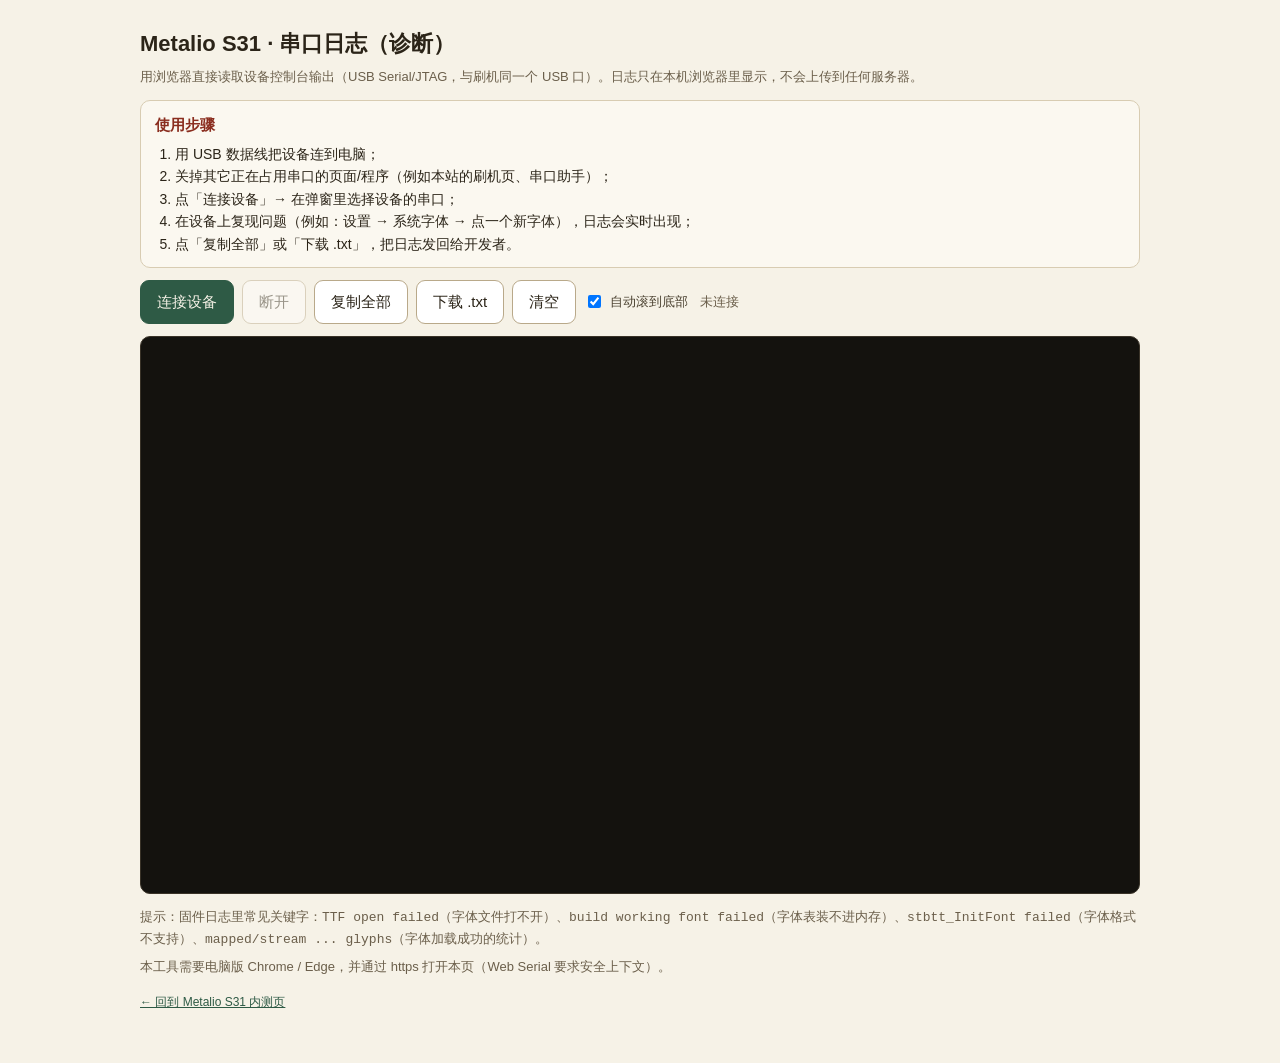
<file: beta/metalio/serial-log.html>
<!DOCTYPE html>
<html lang="zh-CN">
<head>
<meta charset="utf-8">
<meta name="viewport" content="width=device-width, initial-scale=1">
<title>页屿 PageIsle · Metalio S31 串口日志（诊断）</title>
<style>
:root{color-scheme:light}
body{margin:0;background:#f6f2e7;color:#2b2418;font:15px/1.6 -apple-system,"Segoe UI","Microsoft YaHei",sans-serif}
.wrap{max-width:1000px;margin:0 auto;padding:18px 16px 40px}
h1{font-size:22px;margin:8px 0 6px}
p.hint{color:#6b5f4b;font-size:13px;margin:6px 0}
.note{background:#fbf8f0;border:1px solid #d8ccb2;border-radius:10px;padding:12px 14px;margin:12px 0}
.note b{color:#8a2d1e}
.bar{display:flex;flex-wrap:wrap;gap:8px;margin:12px 0}
button{font:inherit;padding:9px 16px;border-radius:9px;border:1px solid #b9a98a;background:#fff;color:#2b2418;cursor:pointer}
button.primary{background:#2e5a45;border-color:#2e5a45;color:#f6f2e7}
button:disabled{opacity:.45;cursor:not-allowed}
#status{font-size:13px;color:#6b5f4b;margin-left:4px;align-self:center}
#log{width:100%;height:62vh;min-height:320px;box-sizing:border-box;background:#14120e;color:#c9e8b8;border:1px solid #3a3328;border-radius:10px;padding:10px;font:12.5px/1.45 Consolas,"Cascadia Mono",monospace;white-space:pre-wrap;word-break:break-all;overflow:auto}
label.chk{font-size:13px;color:#4b4231;display:inline-flex;align-items:center;gap:6px}
footer{margin-top:16px;font-size:12px;color:#8a7d66}
a{color:#2e5a45}
</style>
</head>
<body>
<main class="wrap">
  <h1>Metalio S31 · 串口日志（诊断）</h1>
  <p class="hint">用浏览器直接读取设备控制台输出（USB Serial/JTAG，与刷机同一个 USB 口）。日志只在本机浏览器里显示，不会上传到任何服务器。</p>

  <div class="note">
    <p style="margin:0 0 6px"><b>使用步骤</b></p>
    <ol style="margin:0;padding-left:20px;font-size:14px">
      <li>用 USB 数据线把设备连到电脑；</li>
      <li>关掉其它正在占用串口的页面/程序（例如本站的刷机页、串口助手）；</li>
      <li>点「连接设备」→ 在弹窗里选择设备的串口；</li>
      <li>在设备上复现问题（例如：设置 → 系统字体 → 点一个新字体），日志会实时出现；</li>
      <li>点「复制全部」或「下载 .txt」，把日志发回给开发者。</li>
    </ol>
  </div>

  <div class="bar">
    <button id="connect" class="primary">连接设备</button>
    <button id="disconnect" disabled>断开</button>
    <button id="copy">复制全部</button>
    <button id="download">下载 .txt</button>
    <button id="clear">清空</button>
    <label class="chk"><input type="checkbox" id="autoscroll" checked>自动滚到底部</label>
    <span id="status">未连接</span>
  </div>

  <pre id="log" aria-live="polite"></pre>

  <p class="hint">提示：固件日志里常见关键字：<code>TTF open failed</code>（字体文件打不开）、<code>build working font failed</code>（字体表装不进内存）、<code>stbtt_InitFont failed</code>（字体格式不支持）、<code>mapped/stream ... glyphs</code>（字体加载成功的统计）。</p>
  <p class="hint">本工具需要电脑版 Chrome / Edge，并通过 https 打开本页（Web Serial 要求安全上下文）。</p>

  <footer>
    <p><a href="./">← 回到 Metalio S31 内测页</a></p>
  </footer>
</main>

<script>
(function () {
  'use strict';
  var logEl = document.getElementById('log');
  var statusEl = document.getElementById('status');
  var btnConnect = document.getElementById('connect');
  var btnDisconnect = document.getElementById('disconnect');
  var btnCopy = document.getElementById('copy');
  var btnDownload = document.getElementById('download');
  var btnClear = document.getElementById('clear');
  var autoScroll = document.getElementById('autoscroll');

  var port = null;
  var reader = null;
  var keepReading = false;
  var decoder = new TextDecoder('utf-8', { fatal: false });
  var MAX_CHARS = 1500000;

  function setStatus(text) { statusEl.textContent = text; }
  function supported() { return ('serial' in navigator) && window.isSecureContext; }

  function append(text) {
    if (!text) return;
    logEl.textContent += text;
    if (logEl.textContent.length > MAX_CHARS) {
      logEl.textContent = logEl.textContent.slice(logEl.textContent.length - MAX_CHARS);
    }
    if (autoScroll.checked) logEl.scrollTop = logEl.scrollHeight;
  }

  async function readLoop() {
    while (keepReading && port && port.readable) {
      try {
        reader = port.readable.getReader();
      } catch (e) {
        append('\n[本地] 读取器建立失败：' + e + '\n');
        break;
      }
      try {
        for (;;) {
          var result = await reader.read();
          if (result.done) break;
          if (result.value) append(decoder.decode(result.value, { stream: true }));
        }
      } catch (e) {
        if (keepReading) append('\n[本地] 读取中断：' + e + '\n');
      } finally {
        try { reader.releaseLock(); } catch (e2) {}
        reader = null;
      }
      if (!keepReading) break;
    }
    append('\n[本地] 已停止读取\n');
    setStatus('已断开');
    btnConnect.disabled = false;
    btnDisconnect.disabled = true;
  }

  async function connect() {
    if (!supported()) {
      alert('当前浏览器不支持 Web Serial，或页面不是 https。\n请用电脑版 Chrome / Edge 并通过 https 打开本页。');
      return;
    }
    if (port) return;
    btnConnect.disabled = true;
    setStatus('等待选择串口…');
    try {
      // 必须在点击事件里同步调用 requestPort，避免用户手势失效。
      var p = await navigator.serial.requestPort();
      port = p;
      setStatus('正在打开串口…');
      await port.open({ baudRate: 115200, dataBits: 8, stopBits: 1, parity: 'none', flowControl: 'none' });
      keepReading = true;
      append('\n[本地] 已连接。设备控制台日志（USB Serial/JTAG）如下：\n');
      setStatus('已连接，等待设备输出…');
      btnDisconnect.disabled = false;
      readLoop();
    } catch (e) {
      port = null;
      btnConnect.disabled = false;
      btnDisconnect.disabled = true;
      setStatus('未连接');
      if (e && (e.name === 'NotFoundError' || String(e).indexOf('No port selected') >= 0)) {
        append('\n[本地] 已取消串口选择。\n');
      } else {
        append('\n[本地] 连接失败：' + e + '\n请确认设备已插好、串口未被其它页面/程序占用。\n');
      }
    }
  }

  async function disconnect() {
    keepReading = false;
    setStatus('正在断开…');
    try { if (reader) await reader.cancel(); } catch (e) {}
    try { if (port) await port.close(); } catch (e2) {}
    port = null;
    btnConnect.disabled = false;
    btnDisconnect.disabled = true;
    setStatus('已断开');
  }

  btnConnect.addEventListener('click', connect);
  btnDisconnect.addEventListener('click', disconnect);
  btnClear.addEventListener('click', function () { logEl.textContent = ''; logEl.scrollTop = 0; });
  btnCopy.addEventListener('click', function () {
    var text = logEl.textContent || '';
    if (!text) { setStatus('日志为空'); return; }
    if (navigator.clipboard) {
      navigator.clipboard.writeText(text).then(function () { setStatus('已复制 ' + text.length + ' 字符'); },
        function () { setStatus('复制失败，请手动全选复制'); });
    } else {
      var range = document.createRange();
      range.selectNodeContents(logEl);
      var sel = window.getSelection();
      sel.removeAllRanges(); sel.addRange(range);
      setStatus('已选中，请按 Ctrl+C');
    }
  });
  btnDownload.addEventListener('click', function () {
    var text = logEl.textContent || '';
    if (!text) { setStatus('日志为空'); return; }
    var blob = new Blob([text], { type: 'text/plain;charset=utf-8' });
    var a = document.createElement('a');
    var d = new Date();
    var pad = function (n) { return (n < 10 ? '0' : '') + n; };
    a.href = URL.createObjectURL(blob);
    a.download = 'metalio-serial-' + d.getFullYear() + pad(d.getMonth() + 1) + pad(d.getDate()) + '-' +
      pad(d.getHours()) + pad(d.getMinutes()) + pad(d.getSeconds()) + '.txt';
    document.body.appendChild(a); a.click();
    setTimeout(function () { URL.revokeObjectURL(a.href); a.remove(); }, 1000);
  });

  if (!supported()) {
    btnConnect.disabled = true;
    setStatus('当前环境不支持 Web Serial（需要 Chrome/Edge + https）');
  }
})();
</script>
</body>
</html>
</file>
<file: beta/metalio/style.css>
/* 页屿 PageIsle · 刷机站 */
:root {
  --paper: #f6f2e7;
  --card: #fdfcf6;
  --ink: #1e1c18;
  --ink2: #625c52;
  --ink3: #8e8679;
  --line: #d0c8b8;
  --green: #2e5a45;
  --rust: #a8693e;
  --brown: #786956;
  --radius: 18px;
}
* { box-sizing: border-box; }
html { scroll-behavior: smooth; }
body {
  margin: 0;
  background: var(--paper);
  color: var(--ink);
  font-family: "Noto Sans SC", "PingFang SC", "Microsoft YaHei", system-ui, sans-serif;
  font-size: 16px;
  line-height: 1.75;
  -webkit-font-smoothing: antialiased;
}
a { color: var(--green); text-decoration: none; border-bottom: 1px solid rgba(46, 90, 69, .35); }
a:hover { border-bottom-color: var(--green); }
code, pre { font-family: "JetBrains Mono", Consolas, "Courier New", monospace; font-size: 13px; }
code { background: #efe9da; padding: 2px 6px; border-radius: 6px; word-break: break-all; }
pre { background: #24211c; color: #f2ecdd; padding: 18px 20px; border-radius: 14px; overflow-x: auto; line-height: 1.6; }
pre code { background: none; padding: 0; color: inherit; }
.wrap { max-width: 1080px; margin: 0 auto; padding: 0 24px; }
header.top {
  position: sticky; top: 0; z-index: 10;
  background: rgba(246, 242, 231, .94);
  backdrop-filter: blur(6px);
  border-bottom: 1px solid var(--line);
}
header.top .wrap { display: flex; align-items: center; gap: 18px; height: 62px; }
.brand { font-family: "Noto Serif SC", "Songti SC", serif; font-weight: 700; font-size: 21px; letter-spacing: .5px; }
.brand span { color: var(--green); }
nav { margin-left: auto; display: flex; gap: 20px; font-size: 14px; }
nav a { border: none; color: var(--ink2); }
nav a:hover { color: var(--green); }
.hero { padding: 64px 0 40px; }
.eyebrow { color: var(--ink3); font-size: 12px; letter-spacing: .28em; text-transform: uppercase; }
h1 { font-family: "Noto Serif SC", "Songti SC", serif; font-size: clamp(40px, 7vw, 76px); line-height: 1.08; margin: 12px 0 6px; font-weight: 700; }
h1 em { font-style: normal; color: var(--green); }
.lead { color: var(--ink2); font-size: 18px; max-width: 760px; }
.chips { display: flex; flex-wrap: wrap; gap: 10px; margin: 22px 0 0; padding: 0; list-style: none; }
.chips li { border: 1px solid var(--line); background: var(--card); border-radius: 999px; padding: 6px 14px; font-size: 14px; color: var(--ink2); }
.flash { display: grid; grid-template-columns: 1.15fr .85fr; gap: 22px; margin: 40px 0 10px; align-items: start; }
.card { background: var(--card); border: 1px solid var(--line); border-radius: var(--radius); padding: 26px 28px; box-shadow: 0 1px 0 rgba(30, 28, 24, .03); }
.card h2 { margin: 0 0 6px; font-size: 23px; font-family: "Noto Serif SC", "Songti SC", serif; }
.card p.sub { margin: 0 0 18px; color: var(--ink2); font-size: 15px; }
button.flash-btn {
  display: inline-flex; align-items: center; gap: 10px;
  border: none; cursor: pointer; font-size: 17px; font-weight: 700;
  color: #f8f5ec; background: var(--green); border-radius: 999px;
  padding: 14px 30px; box-shadow: 0 6px 18px rgba(46, 90, 69, .22);
  font-family: inherit;
}
button.flash-btn:hover { background: #35684f; }
button.flash-btn:disabled { background: #9aa89f; cursor: not-allowed; }
esp-web-install-button { display: inline-block; }
.unsupported, .not-allowed { display: block; margin-top: 14px; padding: 12px 14px; border-radius: 12px; background: #fbeee6; color: #8a4a22; font-size: 14px; }
.hint { color: var(--ink3); font-size: 13px; margin-top: 14px; }
.steps { margin: 0; padding: 0; list-style: none; counter-reset: step; }
.steps li { position: relative; padding: 0 0 16px 40px; font-size: 15px; color: var(--ink2); }
.steps li::before {
  counter-increment: step; content: counter(step);
  position: absolute; left: 0; top: 2px; width: 26px; height: 26px; border-radius: 50%;
  background: var(--green); color: #f8f5ec; font-size: 13px; font-weight: 700;
  display: flex; align-items: center; justify-content: center;
}
.steps strong { color: var(--ink); }
.warn { border: 1px solid #d9a06f; background: #fdf1e6; border-radius: 14px; padding: 14px 16px; margin: 18px 0 0; font-size: 14px; color: #7a3f14; }
.warn .warn-title { display: block; margin-bottom: 4px; color: #8a4210; }
.ack { display: flex; gap: 10px; align-items: flex-start; margin: 14px 0 0; font-size: 14px; color: var(--ink); cursor: pointer; user-select: none; }
.ack input { margin-top: 5px; width: 17px; height: 17px; accent-color: var(--green); }
.req { list-style: none; margin: 18px 0 0; padding: 16px 0 0; border-top: 1px dashed var(--line); font-size: 14px; color: var(--ink2); }
.req li { position: relative; padding-left: 18px; margin: 6px 0; }
.req li::before { content: ""; position: absolute; left: 2px; top: 10px; width: 6px; height: 6px; border-radius: 50%; background: var(--green); }
table.meta { width: 100%; border-collapse: collapse; font-size: 14px; }
table.meta th { text-align: left; color: var(--ink3); font-weight: 500; padding: 7px 0; width: 34%; }
table.meta td { padding: 7px 0; color: var(--ink); word-break: break-all; }
table.meta td code { font-size: 12px; line-height: 1.5; }
section { padding: 56px 0; border-top: 1px solid var(--line); }
section h2 { font-family: "Noto Serif SC", "Songti SC", serif; font-size: clamp(26px, 4vw, 38px); margin: 0 0 8px; }
section p.section-lead { color: var(--ink2); margin: 0 0 28px; max-width: 760px; }
.grid { display: grid; grid-template-columns: repeat(2, minmax(0, 1fr)); gap: 18px; }
.feature { background: var(--card); border: 1px solid var(--line); border-radius: var(--radius); padding: 22px 24px; }
.feature h3 { margin: 0 0 8px; font-size: 19px; }
.feature h3 span { color: var(--rust); font-size: 13px; font-weight: 500; margin-left: 8px; }
.feature ul { margin: 0; padding-left: 18px; color: var(--ink2); font-size: 14.5px; }
.feature li { margin: 4px 0; }
.gallery { display: grid; grid-template-columns: repeat(2, minmax(0, 1fr)); gap: 18px; margin-top: 26px; }
.gallery img { width: 100%; height: auto; border-radius: 14px; border: 1px solid var(--line); background: #fff; }
.downloads { display: grid; grid-template-columns: repeat(2, minmax(0, 1fr)); gap: 14px; }
.dl { display: flex; flex-direction: column; gap: 2px; background: var(--card); border: 1px solid var(--line); border-radius: 14px; padding: 16px 18px; border-bottom-width: 1px; }
.dl b { font-size: 15.5px; }
.dl small { color: var(--ink3); }
details { background: var(--card); border: 1px solid var(--line); border-radius: 14px; padding: 16px 20px; margin-bottom: 12px; }
details summary { cursor: pointer; font-weight: 600; }
details p { color: var(--ink2); margin: 10px 0 0; font-size: 14.5px; }
footer { padding: 34px 0 48px; color: var(--ink3); font-size: 13px; border-top: 1px solid var(--line); }
footer p { margin: 4px 0; }
/* ---- 编号功能卡（参考 rc100 更新图格式） ---- */
.feat-group { font-family: "Noto Serif SC", "Songti SC", serif; font-size: 19px; margin: 40px 0 16px; color: var(--ink3); font-weight: 500; letter-spacing: .02em; }
.feat-group span { color: var(--ink); font-weight: 700; margin-right: 8px; }
.cards { display: grid; grid-template-columns: repeat(2, minmax(0, 1fr)); gap: 20px; }
.promo-card { background: var(--card); border: 1px solid var(--line); border-radius: 20px; padding: 22px 24px 20px; }
.promo-no { font-family: "Noto Serif SC", "Songti SC", serif; font-size: 15px; letter-spacing: .16em; color: var(--rust); font-weight: 700; }
.promo-card h3 { margin: 6px 0 2px; font-size: 24px; font-family: "Noto Serif SC", "Songti SC", serif; }
.promo-sub { margin: 0 0 14px; color: var(--ink3); font-size: 14px; }
.promo-shot { margin: 0; }
.promo-cap { margin: 8px 0 0; color: var(--ink3); font-size: 12.5px; text-align: center; }
.promo-list { margin: 14px 0 0; padding-left: 18px; color: var(--ink2); font-size: 14px; }
.promo-list li { margin: 4px 0; }
.mock { position: relative; aspect-ratio: 16 / 10; background: #f1ece0; border: 1px solid #e0d8c8; border-radius: 14px; padding: 16px 18px; display: flex; flex-direction: column; justify-content: center; gap: 9px; overflow: hidden; }
.mock.center { align-items: center; justify-content: center; text-align: center; }
.mock.split { flex-direction: row; flex-wrap: wrap; padding: 0; gap: 0; }
.mock.split .m-half { min-height: 80%; }
.mock.split .m-meta2 { flex: 0 0 100%; padding: 6px 0 8px; text-align: center; }
.m-half { flex: 1; display: flex; align-items: center; justify-content: center; font-size: 30px; color: #2a2620; }
.m-half.dark { background: #2a2620; color: #f1ece0; }
.m-title { font-size: 14px; color: #4c463c; font-weight: 600; }
.m-line { display: block; height: 7px; border-radius: 4px; background: #cfc6b4; }
.m-line.hi { background: #b9b0a0; box-shadow: 0 0 0 3px #dcd4c4; }
.m-h1 { width: 46%; height: 13px; border-radius: 5px; background: #4c463c; }
.m-row { display: flex; align-items: center; gap: 9px; }
.m-dot { width: 14px; height: 14px; border-radius: 4px; background: #cfc6b4; flex: none; }
.m-meta { margin-left: auto; font-size: 11.5px; color: #8b8375; }
.m-meta2 { font-size: 11.5px; color: #8b8375; }
.m-progress { height: 8px; border-radius: 4px; background: #dcd4c4; overflow: hidden; }
.m-progress span { display: block; width: 42%; height: 100%; background: #2e5a45; }
.m-table { display: grid; grid-template-columns: repeat(3, 1fr); gap: 4px; margin-top: 2px; }
.m-cell { height: 15px; background: #e2dbcb; border: 1px solid #cfc6b4; border-radius: 3px; }
.m-chiprow { display: flex; flex-wrap: wrap; gap: 6px; }
.m-chip { border: 1px solid #cfc6b4; background: #f7f3e8; border-radius: 999px; padding: 3px 10px; font-size: 11.5px; color: #625c52; }
.m-chip.on { background: #2e5a45; border-color: #2e5a45; color: #f6f2e7; }
.m-arrow { text-align: center; font-size: 11.5px; color: #8b8375; }
.m-rotate { display: flex; align-items: center; justify-content: center; gap: 14px; flex: 1; }
.m-dev { display: block; border: 2px solid #6c655a; border-radius: 6px; background: #faf7ee; }
.m-dev.p { width: 46px; height: 78px; }
.m-dev.l { width: 88px; height: 56px; }
.m-arrow2 { font-size: 22px; color: #2e5a45; }
.m-aa { font-family: "Noto Serif SC", serif; font-size: 46px; line-height: 1; color: #2a2620; }
.m-time { font-family: "Noto Serif SC", serif; font-size: 40px; letter-spacing: .06em; color: #2a2620; }
.m-lock { font-size: 34px; }
.m-brand { font-family: "Noto Serif SC", serif; font-size: 30px; color: #2a2620; }
.m-brand em { font-style: normal; color: #2e5a45; }
.m-tabs { display: flex; gap: 4px; }
.m-tabs span { flex: 1; text-align: center; font-size: 11px; padding: 5px 0; border-radius: 8px; background: #e7e0d1; color: #625c52; }
.m-tabs span.on { background: #2e5a45; color: #f6f2e7; }
.m-cal { font-size: 12px; letter-spacing: .18em; color: #8b8375; }
.m-search { font-size: 12px; color: #8b8375; border: 1px solid #cfc6b4; border-radius: 999px; padding: 5px 12px; background: #f7f3e8; }
.m-books { display: grid; grid-template-columns: repeat(3, 1fr); gap: 6px; margin-top: 2px; }
.m-books span { display: block; height: 34px; border-radius: 4px; background: #d8d0bf; }
.m-slider { position: relative; height: 6px; border-radius: 3px; background: #d8d0bf; margin: 8px 4px 4px; }
.m-slider span { position: absolute; left: 38%; top: -6px; width: 18px; height: 18px; border-radius: 50%; background: #faf7ee; border: 2px solid #2e5a45; }
@media (max-width: 860px) {
  .flash, .grid, .gallery, .downloads { grid-template-columns: 1fr; }
  nav { display: none; }
  .hero { padding-top: 40px; }
}
</file>
